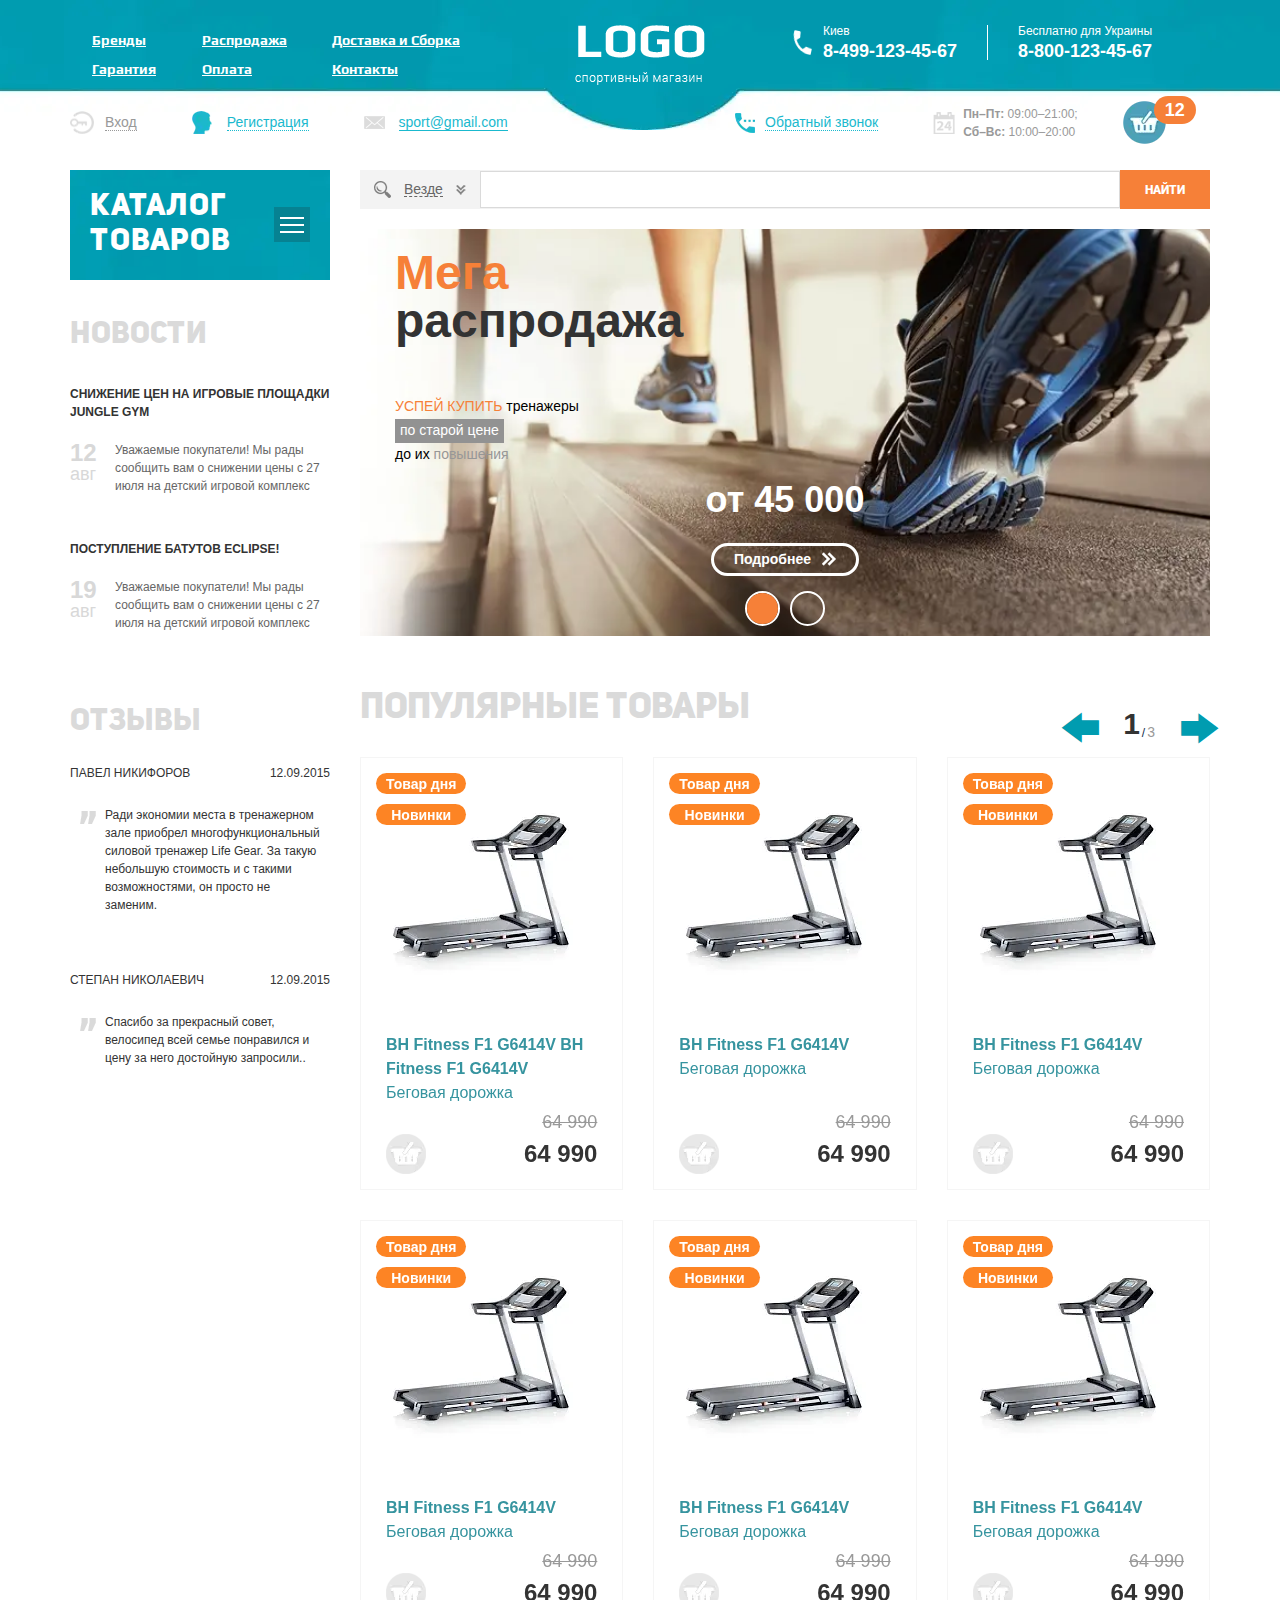
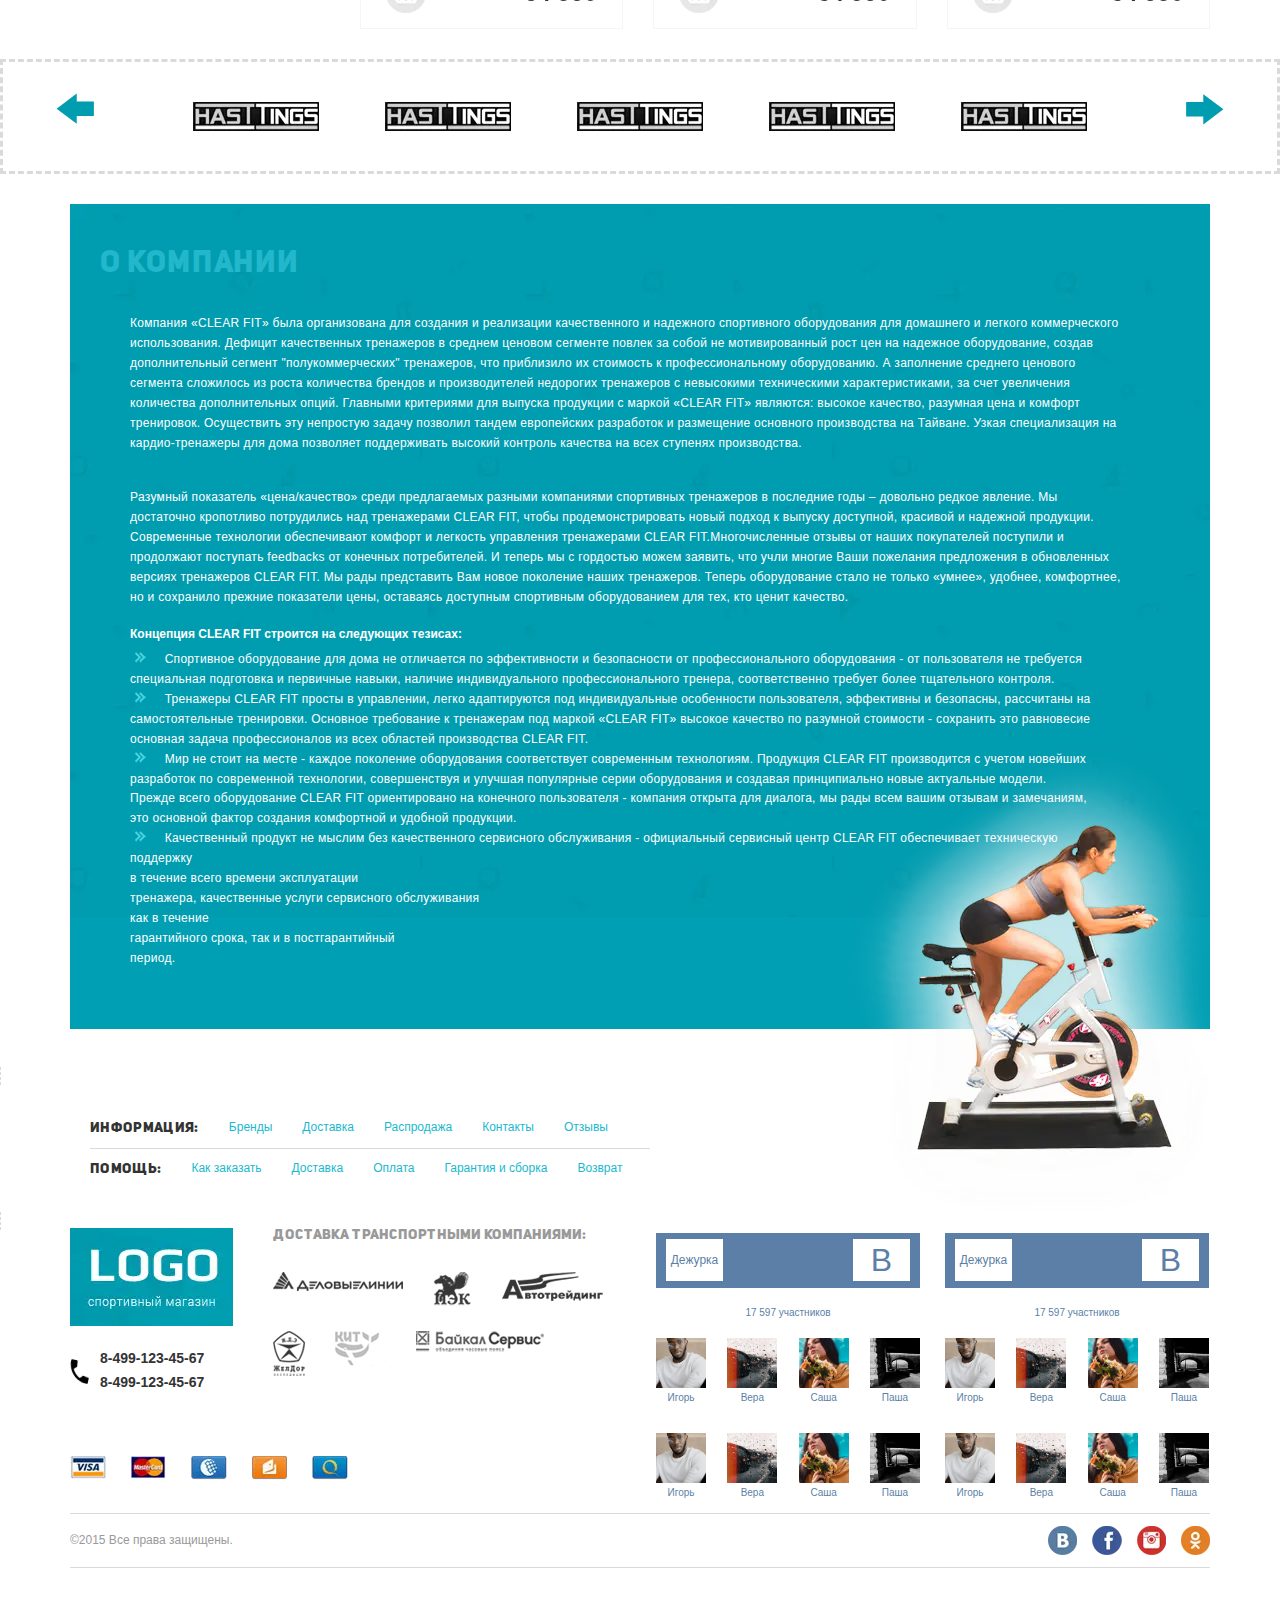
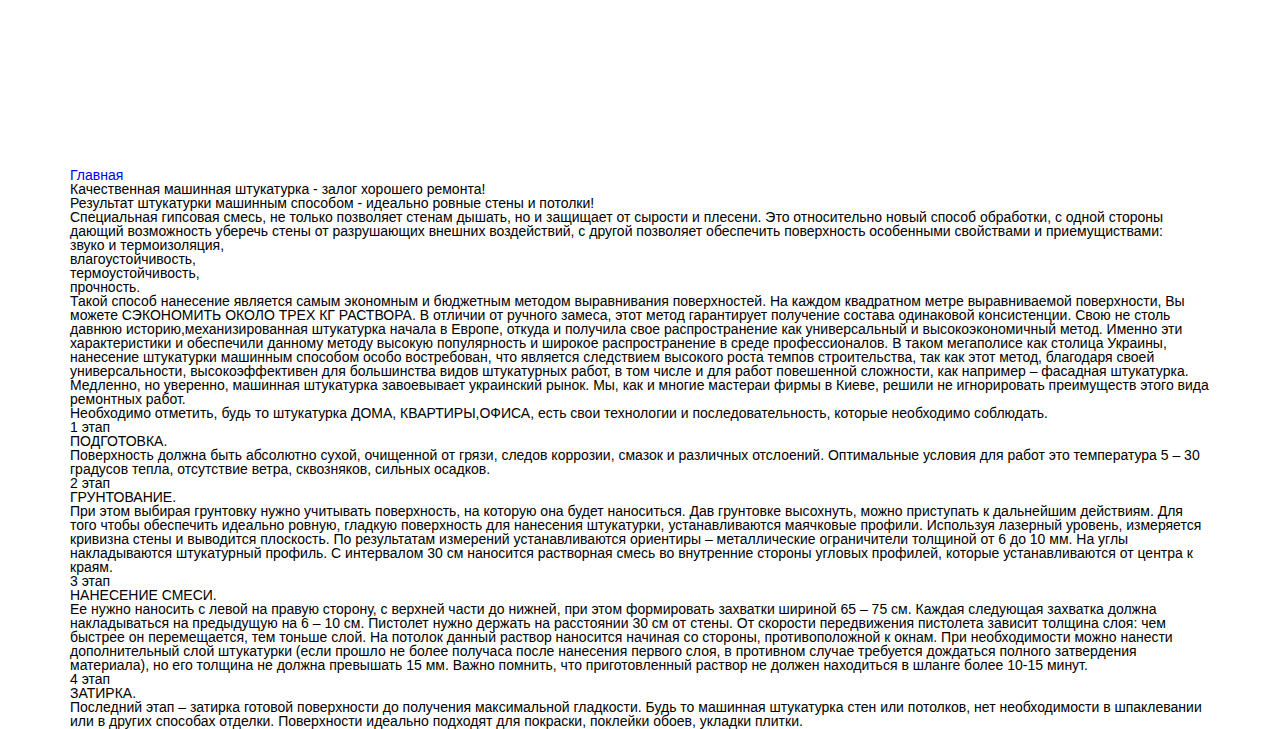
<file: index.html>
<!DOCTYPE html>
<html lang="ru">
 <head>
	<title>Главная</title>
	<meta charset="UTF-8">
	<meta name="format-detection" content="telephone=no">
	<link rel="stylesheet" href="css/style.min.css">
	<link rel="shortcut icon" href="favicon.ico">
	<!-- <meta name="robots" content="noindex, nofollow"> -->
	<!-- <meta name="viewport" content="width=device-width, initial-scale=1.0, maximum-scale=1.0, user-scalable=0"> -->
	<meta name="viewport" content="width=device-width, initial-scale=1.0">
</head>

<body>
	<div class="wrapper">
		<header class="header _lp">
	<div class="header__content _container">
		<div class="header__top top-header">
			<div class="top-header__column">
				<div class="top-header__menu menu">
					<div class="menu__icon icon-menu">
						<span></span>
						<span></span>
						<span></span>
					</div>
					<nav class="menu__body">
						<ul class="menu__list">
							<li><a href="catalog.html" class="menu__link">Бренды</a></li>
							<li><a href="product.html" class="menu__link">Распродажа</a></li>
							<li><a href="checkout.html" class="menu__link">Доставка и Сборка</a></li>
						</ul>
						<ul class="menu__list">
							<li><a href="" class="menu__link">Гарантия</a></li>
							<li><a href="" class="menu__link">Оплата</a></li>
							<li><a href="" class="menu__link">Контакты</a></li>
						</ul>
					</nav>
				</div>
			</div>
			<div class="top-header__column">
				<a href="" class="header__logo"><img src="img/header/logo.webp" alt=""></a>
			</div>
			<div class="top-header__column">
				<div class="top-header__contacts contacts-top">
					<div class="contacts-top__column">
						<div class="contacts-top__item contacts-top__item_icon">
							<div class="contacts-top__title">Киев</div>
							<a href="tel:84991234567" class="contacts-top__tel">8-499-123-45-67</a>
						</div>
					</div>
					<div class="contacts-top__column">
						<div class="contacts-top__item">
							<div class="contacts-top__title">Бесплатно для Украины</div>
							<a href="tel:88001234567" class="contacts-top__tel">8-800-123-45-67</a>
						</div>
					</div>
				</div>
			</div>
		</div>
		<div class="header__footer footer-header">
			<div class="footer-header__column">
				<ul data-da="menu__body,0,520" class="footer-header__motion motion-footer">
					<li><a href="" class="motion-footer__login"><span>Вход</span></a></li>
					<li><a href="" class="motion-footer__registry"><span>Регистрация</span></a></li>
					<li><a href="mailto:sport@gmail.com" class="motion-footer__mail"><span>sport@gmail.com</span></a></li>
				</ul>
			</div>
			<div class="footer-header__column">
				<div data-da="menu__body,2,520" class="footer-header__entry entry-footer">
					<div class="entry-footer__column">
						<a href="" class="entry-footer__telback"><span>Обратный звонок</span></a>
					</div>
					<div class="entry-footer__column">
						<div class="entry-footer__timing">
							<p><span>Пн–Пт:</span> 09:00–21:00;</p>
							<p><span>Сб–Вс:</span> 10:00–20:00</p>
						</div>
					</div>
					<div class="entry-footer__column">
						<a target="_blank" href="checkout.html" class="entry-footer__cart">
							<span>12</span>
						</a>
					</div>
				</div>
			</div>
		</div>
	</div>
</header>
		<main class="page">
			<div class="page__container _container">
				<aside class="page__side">
					<nav class="page__menu menu-page">
						<div class="menu-page__header">
							<a target="_blank" href="catalog.html">
								<div class="menu-page__title">Каталог товаров</div>
							</a>
							<div class="menu-page__burger">
								<div class="menu-page__box ">
									<span></span>
									<span></span>
									<span></span>
								</div>
							</div>
						</div>
						<div class="menu-page__body">
							<ul class="menu-page__list">
								<li class="menu-page__tab">
									<a href="" class="menu-page__link">Беговые дорожки</a>
									<div class="menu-page__submenu submenu-page">
										<div class="submenu-page__item">
											<ul class="submenu-page__menu">
												<li><a href="" class="submenu-page__link">Всепогодный</a></li>
												<li><a href="" class="submenu-page__link">Для помещений</a></li>
												<li><a href="" class="submenu-page__link">Профессиональный</a></li>
												<li><a href="" class="submenu-page__link">Любительский</a></li>
											</ul>
											<div class="submenu-page__product">
												<div class="item-product">
													<div class="item-product__title">
														<div class="item-product__subtitle">Товар дня</div>
														<div class="item-product__subtitle">Новинки</div>
													</div>
													<a href="" class="item-product__image">
														<picture><source srcset="img/image/01.webp" type="image/webp"><img src="img/image/01.jpg" alt=""></picture>
													</a>
													<div class="item-product__block">
														<a href="" class="item-product__text">
															Домашний теннисный стол Donic Indoor Roller 800 Green
														</a>
														<div class="item-product__footer">
															<div class="item-product__old-price">64 990</div>
															<a target="_blank" href="checkout.html" class="item-product__add"></a>
															<div class="item-product__price">64 990</div>
														</div>
													</div>
												</div>
											</div>
										</div>
									</div>
								</li>
								<li><a href="" class="menu-page__link">Эллиптические тренажеры</a></li>
								<li><a href="" class="menu-page__link">Велотренажеры</a></li>
								<li><a href="" class="menu-page__link">Гребные тренажеры</a></li>
								<li class="menu-page__tab">
									<a href="" class="menu-page__link">Вибромассажеры</a>
									<div class="menu-page__submenu submenu-page">
										<div class="submenu-page__item">
											<ul class="submenu-page__menu">
												<li><a href="" class="submenu-page__link">Всепогодный</a></li>
												<li><a href="" class="submenu-page__link">Для помещений</a></li>
												<li><a href="" class="submenu-page__link">Профессиональный</a></li>
												<li><a href="" class="submenu-page__link">Любительский</a></li>
											</ul>
											<div class="submenu-page__product">
												<div class="item-product">
													<div class="item-product__title">
														<div class="item-product__subtitle">Товар дня</div>
													</div>
													<a href="" class="item-product__image">
														<picture><source srcset="img/image/01.webp" type="image/webp"><img src="img/image/01.jpg" alt=""></picture>
													</a>
													<div class="item-product__block">
														<a href="" class="item-product__text">
															Домашний теннисный стол Donic Indoor Roller 800 Green
														</a>
														<div class="item-product__footer">
															<div class="item-product__old-price">64 990</div>
															<a target="_blank" href="checkout.html" class="item-product__add"></a>
															<div class="item-product__price">64 990</div>
														</div>
													</div>
												</div>
											</div>
										</div>
									</div>
								</li>
								<li><a href="" class="menu-page__link">Теннисные столы</a></li>
								<li><a href="" class="menu-page__link">Баскетбол</a></li>
								<li><a href="" class="menu-page__link">Массажные кресла</a></li>
								<li><a href="" class="menu-page__link">Массажные столы</a></li>
								<li><a href="" class="menu-page__link">Силовые тренажеры</a></li>
								<li class="menu-page__tab">
									<a href="" class="menu-page__link">Батуты</a>
									<div class="menu-page__submenu submenu-page">
										<div class="submenu-page__item">
											<ul class="submenu-page__menu">
												<li><a href="" class="submenu-page__link">Всепогодный</a></li>
												<li><a href="" class="submenu-page__link">Для помещений</a></li>
												<li><a href="" class="submenu-page__link">Профессиональный</a></li>
												<li><a href="" class="submenu-page__link">Любительский</a></li>
											</ul>
											<div class="submenu-page__product">
												<div class="item-product">
													<div class="item-product__title">
														<div class="item-product__subtitle">Товар дня</div>
														<div class="item-product__subtitle">Новинки</div>
													</div>
													<a href="" class="item-product__image">
														<picture><source srcset="img/image/01.webp" type="image/webp"><img src="img/image/01.jpg" alt=""></picture>
													</a>
													<div class="item-product__block">
														<a href="" class="item-product__text">
															Домашний теннисный стол Donic Indoor Roller 800 Green
														</a>
														<div class="item-product__footer">
															<div class="item-product__old-price">64 990</div>
															<a target="_blank" href="checkout.html" class="item-product__add"></a>
															<div class="item-product__price">64 990</div>
														</div>
													</div>
												</div>
											</div>
										</div>
									</div>
								</li>
								<li class="menu-page__tab">
									<a href="" class="menu-page__link">Детские городки</a>
									<div class="menu-page__submenu submenu-page">
										<div class="submenu-page__item">
											<ul class="submenu-page__menu">
												<li><a href="" class="submenu-page__link">Всепогодный</a></li>
												<li><a href="" class="submenu-page__link">Для помещений</a></li>
												<li><a href="" class="submenu-page__link">Профессиональный</a></li>
												<li><a href="" class="submenu-page__link">Любительский</a></li>
											</ul>
											<div class="submenu-page__product">
												<div class="item-product">
													<div class="item-product__title">
														<div class="item-product__subtitle">Товар дня</div>
													</div>
													<a href="" class="item-product__image">
														<picture><source srcset="img/image/01.webp" type="image/webp"><img src="img/image/01.jpg" alt=""></picture>
													</a>
													<div class="item-product__block">
														<a href="" class="item-product__text">
															Домашний теннисный стол Donic Indoor Roller 800 Green
														</a>
														<div class="item-product__footer">
															<div class="item-product__old-price">64 990</div>
															<a target="_blank" href="checkout.html" class="item-product__add"></a>
															<div class="item-product__price">64 990</div>
														</div>
													</div>
												</div>
											</div>
										</div>
									</div>
								</li>
								<li><a href="" class="menu-page__link">Дачная мебель</a></li>
								<li><a href="" class="menu-page__link">Уличные спортивные комплексы</a></li>
								<li><a href="" class="menu-page__link">Аксессуары</a></li>
							</ul>
						</div>
					</nav>
					<div class="page__widget-news widget-news">
						<a href="" class="widget-news__heading heading-widget">Новости</a>
						<div class="widget-news__items">
							<div class="widget-news__item">
								<a href="" class="widget-news__title">Снижение цен на игровые площадки Jungle Gym</a>
								<div class="widget-news__body">
									<div class="widget-news__data"><span>12</span>авг</div>
									<div class="widget-news__text">
										Уважаемые покупатели!
										Мы рады сообщить вам о снижении
										цены с 27 июля на детский игровой
										комплекс
									</div>
								</div>
							</div>
							<div class="widget-news__item">
								<a href="" class="widget-news__title">Поступление батутов Eclipse!</a>
								<div class="widget-news__body">
									<div class="widget-news__data"><span>19</span>авг</div>
									<div class="widget-news__text">
										Уважаемые покупатели!
										Мы рады сообщить вам о снижении
										цены с 27 июля на детский игровой
										комплекс
									</div>
								</div>
							</div>
						</div>
					</div>
					<div class="page__widget-recall widget-recall">
						<a href="" class="widget-recall__heading heading-widget">Отзывы</a>
						<div class="widget-recall__items">
							<a href="" class="widget-recall__item">
								<div class="widget-recall__header">
									<div class="widget-recall__name">Павел Никифоров</div>
									<div class="widget-recall__data">12.09.2015</div>
								</div>
								<div class="widget-recall__text">
									Ради экономии места в тренажерном
									зале приобрел многофункциональный
									силовой тренажер Life Gear. За такую
									небольшую стоимость и с такими
									возможностями, он просто не
									заменим.
								</div>
							</a>
							<a href="" class="widget-recall__item">
								<div class="widget-recall__header">
									<div class="widget-recall__name">Степан Николаевич</div>
									<div class="widget-recall__data">12.09.2015</div>
								</div>
								<div class="widget-recall__text">
									Спасибо за прекрасный совет,
									велосипед всей семье понравился
									и цену за него достойную запросили..
								</div>
							</a>
						</div>
					</div>
				</aside>
				<section class="page__body">
					<form action="#" class="page__scan scan-page">
						<div class="scan-page__elect">
							<div class="scan-page__title"><span>Везде</span><span data-text="Выбрано:"
									class="scan-page__amount"></span>
							</div>
							<div class="scan-page__class class-scan">
								<div class="class-scan__row">
									<div class="class-scan__column">
										<ul class="class-scan__list">
											<li>
												<label class="class-scan__checkbox checkbox">
													<input data-error="Ошибка" class="checkbox__input" type="checkbox" value="1"
														name="form[]">
													<span class="checkbox__text"><span>Беговые дорожки</span></span>
												</label>
											</li>
											<li>
												<label class="class-scan__checkbox checkbox">
													<input data-error="Ошибка" class="checkbox__input" type="checkbox" value="1"
														name="form[]">
													<span class="checkbox__text"><span>Эллиптические тренажеры</span></span>
												</label>
											</li>
											<li>
												<label class="class-scan__checkbox checkbox">
													<input data-error="Ошибка" class="checkbox__input" type="checkbox" value="1"
														name="form[]">
													<span class="checkbox__text"><span>Велотренажеры</span></span>
												</label>
											</li>
											<li>
												<label class="class-scan__checkbox checkbox">
													<input data-error="Ошибка" class="checkbox__input" type="checkbox" value="1"
														name="form[]">
													<span class="checkbox__text"><span>Гребные тренажеры</span></span>
												</label>
											</li>
											<li>
												<label class="class-scan__checkbox checkbox">
													<input data-error="Ошибка" class="checkbox__input" type="checkbox" value="1"
														name="form[]">
													<span class="checkbox__text"><span>Вибромассажеры</span></span>
												</label>
											</li>
										</ul>
									</div>
									<div class="class-scan__column">
										<ul class="class-scan__list">
											<li>
												<label class="class-scan__checkbox checkbox">
													<input data-error="Ошибка" class="checkbox__input" type="checkbox" value="1"
														name="form[]">
													<span class="checkbox__text"><span>Теннисные столы</span></span>
												</label>
											</li>
											<li>
												<label class="class-scan__checkbox checkbox">
													<input data-error="Ошибка" class="checkbox__input" type="checkbox" value="1"
														name="form[]">
													<span class="checkbox__text"><span>Баскетбольные щиты и стойки</span></span>
												</label>
											</li>
											<li>
												<label class="class-scan__checkbox checkbox">
													<input data-error="Ошибка" class="checkbox__input" type="checkbox" value="1"
														name="form[]">
													<span class="checkbox__text"><span>Массажные кресла</span></span>
												</label>
											</li>
											<li>
												<label class="class-scan__checkbox checkbox">
													<input data-error="Ошибка" class="checkbox__input" type="checkbox" value="1"
														name="form[]">
													<span class="checkbox__text"><span>Массажные столы</span></span>
												</label>
											</li>
											<li>
												<label class="class-scan__checkbox checkbox">
													<input data-error="Ошибка" class="checkbox__input" type="checkbox" value="1"
														name="form[]">
													<span class="checkbox__text"><span>Силовые тренажеры</span></span>
												</label>
											</li>
										</ul>
									</div>
									<div class="class-scan__column">
										<ul class="class-scan__list">
											<li>
												<label class="class-scan__checkbox checkbox">
													<input data-error="Ошибка" class="checkbox__input" type="checkbox" value="1"
														name="form[]">
													<span class="checkbox__text"><span>Батуты</span></span>
												</label>
											</li>
											<li>
												<label class="class-scan__checkbox checkbox">
													<input data-error="Ошибка" class="checkbox__input" type="checkbox" value="1"
														name="form[]">
													<span class="checkbox__text"><span>Детские городки</span></span>
												</label>
											</li>
											<li>
												<label class="class-scan__checkbox checkbox">
													<input data-error="Ошибка" class="checkbox__input" type="checkbox" value="1"
														name="form[]">
													<span class="checkbox__text"><span>Дачная мебель</span></span>
												</label>
											</li>
											<li>
												<label class="class-scan__checkbox checkbox">
													<input data-error="Ошибка" class="checkbox__input" type="checkbox" value="1"
														name="form[]">
													<span class="checkbox__text"><span>Уличные спортивные комплексы</span></span>
												</label>
											</li>
											<li>
												<label class="class-scan__checkbox checkbox">
													<input data-error="Ошибка" class="checkbox__input" type="checkbox" value="1"
														name="form[]">
													<span class="checkbox__text"><span>Аксессуары</span></span>
												</label>
											</li>
										</ul>
									</div>
								</div>
							</div>
						</div>
						<div class="scan-page__input">
							<input autocomplete="off" type="text" name="form[]" data-error="Ошибка" data-value=""
								class="input">
						</div>
						<button type="submit" class="scan-page__btn btn">Найти</button>
					</form>
					<div class="page__swiper swiper">
						<div class="swiper__slider _swiper">
							<div class="swiper__slide">
								<div class="swiper__body body-swiper">
									<div class="body-swiper__title">
										<span>Мега</span> распродажа
									</div>
									<div class="body-swiper__text text-swiper"><span class="text-swiper__text-1">Успей купить
										</span>тренажеры <br><span class="text-swiper__text-2">по старой цене</span><br> до их
										<span class="text-swiper__text-3">повышения</span>
									</div>
									<div class="body-swiper__bottom">
										<div class="body-swiper__price">от 45 000 </div>
										<a href="" class="body-swiper__button"><span>Подробнее</span></a>
									</div>
								</div>
								<div class="swiper__image _ibg"><picture><source srcset="img/swiper/01.webp" type="image/webp"><img src="img/swiper/01.jpg" alt=""></picture></div>

							</div>
							<div class="swiper__slide">
								<div class="swiper__body body-swiper">
									<div class="body-swiper__title">
										<span>Мега</span> распродажа
									</div>
									<div class="body-swiper__text text-swiper"><span class="text-swiper__text-1">Успей купить
										</span>тренажеры <br><span class="text-swiper__text-2">по старой цене</span><br> до их
										<span class="text-swiper__text-3">повышения</span>
									</div>
									<div class="body-swiper__bottom">
										<div class="body-swiper__price">от 45 000 </div>
										<a href="" class="body-swiper__button"><span>Подробнее</span></a>
									</div>
								</div>
								<div class="swiper__image _ibg"><picture><source srcset="img/swiper/01.webp" type="image/webp"><img src="img/swiper/01.jpg" alt=""></picture></div>

							</div>
						</div>
						<div class="swiper__dotts"></div>
					</div>
					<div class="page__goods goods-slider">
						<div class="goods-slider__top">
							<a target="_blank" href="product.html" class="goods-slider__heading">Популярные товары</a>
							<div class="goods-slider__navigation _navigation">
								<div class="goods-slider__arrow goods-slider__arrow_prev _icon-arrow _arrow _arrow-prev"></div>
								<div class="goods-slider__fraction _fraction">
								</div>
								<div class="goods-slider__arrow goods-slider__arrow_next _icon-arrow _arrow _arrow-next"></div>
							</div>
						</div>
						<div class="goods-slider__box _swiper">
							<div class="goods-slider__slide">
								<div class="goods-slider__items items-goods">
									<div class="items-goods__column">
										<div class="item-product">
											<div class="item-product__title">
												<div class="item-product__subtitle">Товар дня</div>
												<div class="item-product__subtitle">Новинки</div>
											</div>
											<a href="" class="item-product__image">
												<picture><source srcset="img/image/02.webp" type="image/webp"><img src="img/image/02.jpg" alt=""></picture>
											</a>
											<div class="item-product__block">
												<a href="" class="item-product__text">
													<span>BH Fitness F1 G6414V BH Fitness F1 G6414V</span> Беговая дорожка
												</a>
												<div class="item-product__footer">
													<div class="item-product__old-price">64 990</div>
													<a href="" class="item-product__add"></a>
													<div class="item-product__price">64 990</div>
												</div>
											</div>
											<div class="item-product__aside aside-product">
												<div class="aside-product__title">
													<span>BH Fitness F1 G6414V</span> Беговая дорожка
												</div>
												<div class="aside-product__specification specification-aside">
													<div class="specification-aside__item">
														<div class="specification-aside__title">Тип беговой дорожки:</div>
														<div class="specification-aside__subtitle">Электрическая</div>
													</div>
													<div class="specification-aside__item">
														<div class="specification-aside__title">Скорость движения (км/ч):</div>
														<div class="specification-aside__subtitle">22</div>
													</div>
													<div class="specification-aside__item">
														<div class="specification-aside__title">Складывание:</div>
														<div class="specification-aside__subtitle">Есть</div>
													</div>
												</div>

												<a target="_blank" href="checkout.html" class="aside-product__cart"></a>
												<div class="aside-product__footer">
													<div class="aside-product__old-price">64 990</div>
													<div class="aside-product__stock">в наличии</div>
													<div class="aside-product__price">64 990</div>
												</div>
											</div>
										</div>
									</div>
									<div class="items-goods__column">
										<div class="item-product">
											<div class="item-product__title">
												<div class="item-product__subtitle">Товар дня</div>
												<div class="item-product__subtitle">Новинки</div>
											</div>
											<a href="" class="item-product__image">
												<picture><source srcset="img/image/02.webp" type="image/webp"><img src="img/image/02.jpg" alt=""></picture>
											</a>
											<div class="item-product__block">
												<a href="" class="item-product__text">
													<span>BH Fitness F1 G6414V</span> Беговая дорожка
												</a>
												<div class="item-product__footer">
													<div class="item-product__old-price">64 990</div>
													<a href="" class="item-product__add"></a>
													<div class="item-product__price">64 990</div>
												</div>
											</div>
											<div class="item-product__aside aside-product">
												<div class="aside-product__title">
													<span>BH Fitness F1 G6414V</span> Беговая дорожка
												</div>
												<div class="aside-product__specification specification-aside">
													<div class="specification-aside__item">
														<div class="specification-aside__title">Тип беговой дорожки:</div>
														<div class="specification-aside__subtitle">Электрическая</div>
													</div>
													<div class="specification-aside__item">
														<div class="specification-aside__title">Скорость движения (км/ч):</div>
														<div class="specification-aside__subtitle">22</div>
													</div>
													<div class="specification-aside__item">
														<div class="specification-aside__title">Складывание:</div>
														<div class="specification-aside__subtitle">Есть</div>
													</div>
												</div>

												<a target="_blank" href="checkout.html" class="aside-product__cart"></a>
												<div class="aside-product__footer">
													<div class="aside-product__old-price">64 990</div>
													<div class="aside-product__stock">в наличии</div>
													<div class="aside-product__price">64 990</div>
												</div>
											</div>
										</div>
									</div>
									<div class="items-goods__column">
										<div class="item-product">
											<div class="item-product__title">
												<div class="item-product__subtitle">Товар дня</div>
												<div class="item-product__subtitle">Новинки</div>
											</div>
											<a href="" class="item-product__image">
												<picture><source srcset="img/image/02.webp" type="image/webp"><img src="img/image/02.jpg" alt=""></picture>
											</a>
											<div class="item-product__block">
												<a href="" class="item-product__text">
													<span>BH Fitness F1 G6414V</span> Беговая дорожка
												</a>
												<div class="item-product__footer">
													<div class="item-product__old-price">64 990</div>
													<a href="" class="item-product__add"></a>
													<div class="item-product__price">64 990</div>
												</div>
											</div>
											<div class="item-product__aside aside-product">
												<div class="aside-product__title">
													<span>BH Fitness F1 G6414V</span> Беговая дорожка
												</div>
												<div class="aside-product__specification specification-aside">
													<div class="specification-aside__item">
														<div class="specification-aside__title">Тип беговой дорожки:</div>
														<div class="specification-aside__subtitle">Электрическая</div>
													</div>
													<div class="specification-aside__item">
														<div class="specification-aside__title">Скорость движения (км/ч):</div>
														<div class="specification-aside__subtitle">22</div>
													</div>
													<div class="specification-aside__item">
														<div class="specification-aside__title">Складывание:</div>
														<div class="specification-aside__subtitle">Есть</div>
													</div>
												</div>

												<a target="_blank" href="checkout.html" class="aside-product__cart"></a>
												<div class="aside-product__footer">
													<div class="aside-product__old-price">64 990</div>
													<div class="aside-product__stock">в наличии</div>
													<div class="aside-product__price">64 990</div>
												</div>
											</div>
										</div>
									</div>
									<div class="items-goods__column">
										<div class="item-product">
											<div class="item-product__title">
												<div class="item-product__subtitle">Товар дня</div>
												<div class="item-product__subtitle">Новинки</div>
											</div>
											<a href="" class="item-product__image">
												<picture><source srcset="img/image/02.webp" type="image/webp"><img src="img/image/02.jpg" alt=""></picture>
											</a>
											<div class="item-product__block">
												<a href="" class="item-product__text">
													<span>BH Fitness F1 G6414V</span> Беговая дорожка
												</a>
												<div class="item-product__footer">
													<div class="item-product__old-price">64 990</div>
													<a href="" class="item-product__add"></a>
													<div class="item-product__price">64 990</div>
												</div>
											</div>
											<div class="item-product__aside aside-product">
												<div class="aside-product__title">
													<span>BH Fitness F1 G6414V</span> Беговая дорожка
												</div>
												<div class="aside-product__specification specification-aside">
													<div class="specification-aside__item">
														<div class="specification-aside__title">Тип беговой дорожки:</div>
														<div class="specification-aside__subtitle">Электрическая</div>
													</div>
													<div class="specification-aside__item">
														<div class="specification-aside__title">Скорость движения (км/ч):</div>
														<div class="specification-aside__subtitle">22</div>
													</div>
													<div class="specification-aside__item">
														<div class="specification-aside__title">Складывание:</div>
														<div class="specification-aside__subtitle">Есть</div>
													</div>
												</div>

												<a target="_blank" href="checkout.html" class="aside-product__cart"></a>
												<div class="aside-product__footer">
													<div class="aside-product__old-price">64 990</div>
													<div class="aside-product__stock">в наличии</div>
													<div class="aside-product__price">64 990</div>
												</div>
											</div>
										</div>
									</div>
									<div class="items-goods__column">
										<div class="item-product">
											<div class="item-product__title">
												<div class="item-product__subtitle">Товар дня</div>
												<div class="item-product__subtitle">Новинки</div>
											</div>
											<a href="" class="item-product__image">
												<picture><source srcset="img/image/02.webp" type="image/webp"><img src="img/image/02.jpg" alt=""></picture>
											</a>
											<div class="item-product__block">
												<a href="" class="item-product__text">
													<span>BH Fitness F1 G6414V</span> Беговая дорожка
												</a>
												<div class="item-product__footer">
													<div class="item-product__old-price">64 990</div>
													<a href="" class="item-product__add"></a>
													<div class="item-product__price">64 990</div>
												</div>
											</div>
											<div class="item-product__aside aside-product">
												<div class="aside-product__title">
													<span>BH Fitness F1 G6414V</span> Беговая дорожка
												</div>
												<div class="aside-product__specification specification-aside">
													<div class="specification-aside__item">
														<div class="specification-aside__title">Тип беговой дорожки:</div>
														<div class="specification-aside__subtitle">Электрическая</div>
													</div>
													<div class="specification-aside__item">
														<div class="specification-aside__title">Скорость движения (км/ч):</div>
														<div class="specification-aside__subtitle">22</div>
													</div>
													<div class="specification-aside__item">
														<div class="specification-aside__title">Складывание:</div>
														<div class="specification-aside__subtitle">Есть</div>
													</div>
												</div>

												<a target="_blank" href="checkout.html" class="aside-product__cart"></a>
												<div class="aside-product__footer">
													<div class="aside-product__old-price">64 990</div>
													<div class="aside-product__stock">в наличии</div>
													<div class="aside-product__price">64 990</div>
												</div>
											</div>
										</div>
									</div>
									<div class="items-goods__column">
										<div class="item-product">
											<div class="item-product__title">
												<div class="item-product__subtitle">Товар дня</div>
												<div class="item-product__subtitle">Новинки</div>
											</div>
											<a href="" class="item-product__image">
												<picture><source srcset="img/image/02.webp" type="image/webp"><img src="img/image/02.jpg" alt=""></picture>
											</a>
											<div class="item-product__block">
												<a href="" class="item-product__text">
													<span>BH Fitness F1 G6414V</span> Беговая дорожка
												</a>
												<div class="item-product__footer">
													<div class="item-product__old-price">64 990</div>
													<a href="" class="item-product__add"></a>
													<div class="item-product__price">64 990</div>
												</div>
											</div>
											<div class="item-product__aside aside-product">
												<div class="aside-product__title">
													<span>BH Fitness F1 G6414V</span> Беговая дорожка
												</div>
												<div class="aside-product__specification specification-aside">
													<div class="specification-aside__item">
														<div class="specification-aside__title">Тип беговой дорожки:</div>
														<div class="specification-aside__subtitle">Электрическая</div>
													</div>
													<div class="specification-aside__item">
														<div class="specification-aside__title">Скорость движения (км/ч):</div>
														<div class="specification-aside__subtitle">22</div>
													</div>
													<div class="specification-aside__item">
														<div class="specification-aside__title">Складывание:</div>
														<div class="specification-aside__subtitle">Есть</div>
													</div>
												</div>

												<a target="_blank" href="checkout.html" class="aside-product__cart"></a>
												<div class="aside-product__footer">
													<div class="aside-product__old-price">64 990</div>
													<div class="aside-product__stock">в наличии</div>
													<div class="aside-product__price">64 990</div>
												</div>
											</div>
										</div>
									</div>

								</div>
							</div>
							<div class="goods-slider__slide">
								<div class="goods-slider__items items-goods">
									<div class="items-goods__column">
										<div class="item-product">
											<div class="item-product__title">
												<div class="item-product__subtitle">Товар дня</div>
												<div class="item-product__subtitle">Новинки</div>
											</div>
											<a href="" class="item-product__image">
												<picture><source srcset="img/image/02.webp" type="image/webp"><img src="img/image/02.jpg" alt=""></picture>
											</a>
											<div class="item-product__block">
												<a href="" class="item-product__text">
													<span>BH Fitness F1 G6414V BH Fitness F1 G6414V</span> Беговая дорожка
												</a>
												<div class="item-product__footer">
													<div class="item-product__old-price">64 990</div>
													<a href="" class="item-product__add"></a>
													<div class="item-product__price">64 990</div>
												</div>
											</div>
											<div class="item-product__aside aside-product">
												<div class="aside-product__title">
													<span>BH Fitness F1 G6414V</span> Беговая дорожка
												</div>
												<div class="aside-product__specification specification-aside">
													<div class="specification-aside__item">
														<div class="specification-aside__title">Тип беговой дорожки:</div>
														<div class="specification-aside__subtitle">Электрическая</div>
													</div>
													<div class="specification-aside__item">
														<div class="specification-aside__title">Скорость движения (км/ч):</div>
														<div class="specification-aside__subtitle">22</div>
													</div>
													<div class="specification-aside__item">
														<div class="specification-aside__title">Складывание:</div>
														<div class="specification-aside__subtitle">Есть</div>
													</div>
												</div>

												<a target="_blank" href="checkout.html" class="aside-product__cart"></a>
												<div class="aside-product__footer">
													<div class="aside-product__old-price">64 990</div>
													<div class="aside-product__stock">в наличии</div>
													<div class="aside-product__price">64 990</div>
												</div>
											</div>
										</div>
									</div>
									<div class="items-goods__column">
										<div class="item-product">
											<div class="item-product__title">
												<div class="item-product__subtitle">Товар дня</div>
												<div class="item-product__subtitle">Новинки</div>
											</div>
											<a href="" class="item-product__image">
												<picture><source srcset="img/image/02.webp" type="image/webp"><img src="img/image/02.jpg" alt=""></picture>
											</a>
											<div class="item-product__block">
												<a href="" class="item-product__text">
													<span>BH Fitness F1 G6414V</span> Беговая дорожка
												</a>
												<div class="item-product__footer">
													<div class="item-product__old-price">64 990</div>
													<a href="" class="item-product__add"></a>
													<div class="item-product__price">64 990</div>
												</div>
											</div>
											<div class="item-product__aside aside-product">
												<div class="aside-product__title">
													<span>BH Fitness F1 G6414V</span> Беговая дорожка
												</div>
												<div class="aside-product__specification specification-aside">
													<div class="specification-aside__item">
														<div class="specification-aside__title">Тип беговой дорожки:</div>
														<div class="specification-aside__subtitle">Электрическая</div>
													</div>
													<div class="specification-aside__item">
														<div class="specification-aside__title">Скорость движения (км/ч):</div>
														<div class="specification-aside__subtitle">22</div>
													</div>
													<div class="specification-aside__item">
														<div class="specification-aside__title">Складывание:</div>
														<div class="specification-aside__subtitle">Есть</div>
													</div>
												</div>

												<a target="_blank" href="checkout.html" class="aside-product__cart"></a>
												<div class="aside-product__footer">
													<div class="aside-product__old-price">64 990</div>
													<div class="aside-product__stock">в наличии</div>
													<div class="aside-product__price">64 990</div>
												</div>
											</div>
										</div>
									</div>
									<div class="items-goods__column">
										<div class="item-product">
											<div class="item-product__title">
												<div class="item-product__subtitle">Товар дня</div>
												<div class="item-product__subtitle">Новинки</div>
											</div>
											<a href="" class="item-product__image">
												<picture><source srcset="img/image/02.webp" type="image/webp"><img src="img/image/02.jpg" alt=""></picture>
											</a>
											<div class="item-product__block">
												<a href="" class="item-product__text">
													<span>BH Fitness F1 G6414V</span> Беговая дорожка
												</a>
												<div class="item-product__footer">
													<div class="item-product__old-price">64 990</div>
													<a href="" class="item-product__add"></a>
													<div class="item-product__price">64 990</div>
												</div>
											</div>
											<div class="item-product__aside aside-product">
												<div class="aside-product__title">
													<span>BH Fitness F1 G6414V</span> Беговая дорожка
												</div>
												<div class="aside-product__specification specification-aside">
													<div class="specification-aside__item">
														<div class="specification-aside__title">Тип беговой дорожки:</div>
														<div class="specification-aside__subtitle">Электрическая</div>
													</div>
													<div class="specification-aside__item">
														<div class="specification-aside__title">Скорость движения (км/ч):</div>
														<div class="specification-aside__subtitle">22</div>
													</div>
													<div class="specification-aside__item">
														<div class="specification-aside__title">Складывание:</div>
														<div class="specification-aside__subtitle">Есть</div>
													</div>
												</div>

												<a target="_blank" href="checkout.html" class="aside-product__cart"></a>
												<div class="aside-product__footer">
													<div class="aside-product__old-price">64 990</div>
													<div class="aside-product__stock">в наличии</div>
													<div class="aside-product__price">64 990</div>
												</div>
											</div>
										</div>
									</div>
									<div class="items-goods__column">
										<div class="item-product">
											<div class="item-product__title">
												<div class="item-product__subtitle">Товар дня</div>
												<div class="item-product__subtitle">Новинки</div>
											</div>
											<a href="" class="item-product__image">
												<picture><source srcset="img/image/02.webp" type="image/webp"><img src="img/image/02.jpg" alt=""></picture>
											</a>
											<div class="item-product__block">
												<a href="" class="item-product__text">
													<span>BH Fitness F1 G6414V</span> Беговая дорожка
												</a>
												<div class="item-product__footer">
													<div class="item-product__old-price">64 990</div>
													<a href="" class="item-product__add"></a>
													<div class="item-product__price">64 990</div>
												</div>
											</div>
											<div class="item-product__aside aside-product">
												<div class="aside-product__title">
													<span>BH Fitness F1 G6414V</span> Беговая дорожка
												</div>
												<div class="aside-product__specification specification-aside">
													<div class="specification-aside__item">
														<div class="specification-aside__title">Тип беговой дорожки:</div>
														<div class="specification-aside__subtitle">Электрическая</div>
													</div>
													<div class="specification-aside__item">
														<div class="specification-aside__title">Скорость движения (км/ч):</div>
														<div class="specification-aside__subtitle">22</div>
													</div>
													<div class="specification-aside__item">
														<div class="specification-aside__title">Складывание:</div>
														<div class="specification-aside__subtitle">Есть</div>
													</div>
												</div>

												<a target="_blank" href="checkout.html" class="aside-product__cart"></a>
												<div class="aside-product__footer">
													<div class="aside-product__old-price">64 990</div>
													<div class="aside-product__stock">в наличии</div>
													<div class="aside-product__price">64 990</div>
												</div>
											</div>
										</div>
									</div>
									<div class="items-goods__column">
										<div class="item-product">
											<div class="item-product__title">
												<div class="item-product__subtitle">Товар дня</div>
												<div class="item-product__subtitle">Новинки</div>
											</div>
											<a href="" class="item-product__image">
												<picture><source srcset="img/image/02.webp" type="image/webp"><img src="img/image/02.jpg" alt=""></picture>
											</a>
											<div class="item-product__block">
												<a href="" class="item-product__text">
													<span>BH Fitness F1 G6414V</span> Беговая дорожка
												</a>
												<div class="item-product__footer">
													<div class="item-product__old-price">64 990</div>
													<a href="" class="item-product__add"></a>
													<div class="item-product__price">64 990</div>
												</div>
											</div>
											<div class="item-product__aside aside-product">
												<div class="aside-product__title">
													<span>BH Fitness F1 G6414V</span> Беговая дорожка
												</div>
												<div class="aside-product__specification specification-aside">
													<div class="specification-aside__item">
														<div class="specification-aside__title">Тип беговой дорожки:</div>
														<div class="specification-aside__subtitle">Электрическая</div>
													</div>
													<div class="specification-aside__item">
														<div class="specification-aside__title">Скорость движения (км/ч):</div>
														<div class="specification-aside__subtitle">22</div>
													</div>
													<div class="specification-aside__item">
														<div class="specification-aside__title">Складывание:</div>
														<div class="specification-aside__subtitle">Есть</div>
													</div>
												</div>

												<a target="_blank" href="checkout.html" class="aside-product__cart"></a>
												<div class="aside-product__footer">
													<div class="aside-product__old-price">64 990</div>
													<div class="aside-product__stock">в наличии</div>
													<div class="aside-product__price">64 990</div>
												</div>
											</div>
										</div>
									</div>
									<div class="items-goods__column">
										<div class="item-product">
											<div class="item-product__title">
												<div class="item-product__subtitle">Товар дня</div>
												<div class="item-product__subtitle">Новинки</div>
											</div>
											<a href="" class="item-product__image">
												<picture><source srcset="img/image/02.webp" type="image/webp"><img src="img/image/02.jpg" alt=""></picture>
											</a>
											<div class="item-product__block">
												<a href="" class="item-product__text">
													<span>BH Fitness F1 G6414V</span> Беговая дорожка
												</a>
												<div class="item-product__footer">
													<div class="item-product__old-price">64 990</div>
													<a href="" class="item-product__add"></a>
													<div class="item-product__price">64 990</div>
												</div>
											</div>
											<div class="item-product__aside aside-product">
												<div class="aside-product__title">
													<span>BH Fitness F1 G6414V</span> Беговая дорожка
												</div>
												<div class="aside-product__specification specification-aside">
													<div class="specification-aside__item">
														<div class="specification-aside__title">Тип беговой дорожки:</div>
														<div class="specification-aside__subtitle">Электрическая</div>
													</div>
													<div class="specification-aside__item">
														<div class="specification-aside__title">Скорость движения (км/ч):</div>
														<div class="specification-aside__subtitle">22</div>
													</div>
													<div class="specification-aside__item">
														<div class="specification-aside__title">Складывание:</div>
														<div class="specification-aside__subtitle">Есть</div>
													</div>
												</div>

												<a target="_blank" href="checkout.html" class="aside-product__cart"></a>
												<div class="aside-product__footer">
													<div class="aside-product__old-price">64 990</div>
													<div class="aside-product__stock">в наличии</div>
													<div class="aside-product__price">64 990</div>
												</div>
											</div>
										</div>
									</div>

								</div>
							</div>
							<div class="goods-slider__slide">
								<div class="goods-slider__items items-goods">
									<div class="items-goods__column">
										<div class="item-product">
											<div class="item-product__title">
												<div class="item-product__subtitle">Товар дня</div>
												<div class="item-product__subtitle">Новинки</div>
											</div>
											<a href="" class="item-product__image">
												<picture><source srcset="img/image/02.webp" type="image/webp"><img src="img/image/02.jpg" alt=""></picture>
											</a>
											<div class="item-product__block">
												<a href="" class="item-product__text">
													<span>BH Fitness F1 G6414V BH Fitness F1 G6414V</span> Беговая дорожка
												</a>
												<div class="item-product__footer">
													<div class="item-product__old-price">64 990</div>
													<a href="" class="item-product__add"></a>
													<div class="item-product__price">64 990</div>
												</div>
											</div>
											<div class="item-product__aside aside-product">
												<div class="aside-product__title">
													<span>BH Fitness F1 G6414V</span> Беговая дорожка
												</div>
												<div class="aside-product__specification specification-aside">
													<div class="specification-aside__item">
														<div class="specification-aside__title">Тип беговой дорожки:</div>
														<div class="specification-aside__subtitle">Электрическая</div>
													</div>
													<div class="specification-aside__item">
														<div class="specification-aside__title">Скорость движения (км/ч):</div>
														<div class="specification-aside__subtitle">22</div>
													</div>
													<div class="specification-aside__item">
														<div class="specification-aside__title">Складывание:</div>
														<div class="specification-aside__subtitle">Есть</div>
													</div>
												</div>

												<a target="_blank" href="checkout.html" class="aside-product__cart"></a>
												<div class="aside-product__footer">
													<div class="aside-product__old-price">64 990</div>
													<div class="aside-product__stock">в наличии</div>
													<div class="aside-product__price">64 990</div>
												</div>
											</div>
										</div>
									</div>
									<div class="items-goods__column">
										<div class="item-product">
											<div class="item-product__title">
												<div class="item-product__subtitle">Товар дня</div>
												<div class="item-product__subtitle">Новинки</div>
											</div>
											<a href="" class="item-product__image">
												<picture><source srcset="img/image/02.webp" type="image/webp"><img src="img/image/02.jpg" alt=""></picture>
											</a>
											<div class="item-product__block">
												<a href="" class="item-product__text">
													<span>BH Fitness F1 G6414V</span> Беговая дорожка
												</a>
												<div class="item-product__footer">
													<div class="item-product__old-price">64 990</div>
													<a href="" class="item-product__add"></a>
													<div class="item-product__price">64 990</div>
												</div>
											</div>
											<div class="item-product__aside aside-product">
												<div class="aside-product__title">
													<span>BH Fitness F1 G6414V</span> Беговая дорожка
												</div>
												<div class="aside-product__specification specification-aside">
													<div class="specification-aside__item">
														<div class="specification-aside__title">Тип беговой дорожки:</div>
														<div class="specification-aside__subtitle">Электрическая</div>
													</div>
													<div class="specification-aside__item">
														<div class="specification-aside__title">Скорость движения (км/ч):</div>
														<div class="specification-aside__subtitle">22</div>
													</div>
													<div class="specification-aside__item">
														<div class="specification-aside__title">Складывание:</div>
														<div class="specification-aside__subtitle">Есть</div>
													</div>
												</div>

												<a target="_blank" href="checkout.html" class="aside-product__cart"></a>
												<div class="aside-product__footer">
													<div class="aside-product__old-price">64 990</div>
													<div class="aside-product__stock">в наличии</div>
													<div class="aside-product__price">64 990</div>
												</div>
											</div>
										</div>
									</div>
									<div class="items-goods__column">
										<div class="item-product">
											<div class="item-product__title">
												<div class="item-product__subtitle">Товар дня</div>
												<div class="item-product__subtitle">Новинки</div>
											</div>
											<a href="" class="item-product__image">
												<picture><source srcset="img/image/02.webp" type="image/webp"><img src="img/image/02.jpg" alt=""></picture>
											</a>
											<div class="item-product__block">
												<a href="" class="item-product__text">
													<span>BH Fitness F1 G6414V</span> Беговая дорожка
												</a>
												<div class="item-product__footer">
													<div class="item-product__old-price">64 990</div>
													<a href="" class="item-product__add"></a>
													<div class="item-product__price">64 990</div>
												</div>
											</div>
											<div class="item-product__aside aside-product">
												<div class="aside-product__title">
													<span>BH Fitness F1 G6414V</span> Беговая дорожка
												</div>
												<div class="aside-product__specification specification-aside">
													<div class="specification-aside__item">
														<div class="specification-aside__title">Тип беговой дорожки:</div>
														<div class="specification-aside__subtitle">Электрическая</div>
													</div>
													<div class="specification-aside__item">
														<div class="specification-aside__title">Скорость движения (км/ч):</div>
														<div class="specification-aside__subtitle">22</div>
													</div>
													<div class="specification-aside__item">
														<div class="specification-aside__title">Складывание:</div>
														<div class="specification-aside__subtitle">Есть</div>
													</div>
												</div>

												<a target="_blank" href="checkout.html" class="aside-product__cart"></a>
												<div class="aside-product__footer">
													<div class="aside-product__old-price">64 990</div>
													<div class="aside-product__stock">в наличии</div>
													<div class="aside-product__price">64 990</div>
												</div>
											</div>
										</div>
									</div>
									<div class="items-goods__column">
										<div class="item-product">
											<div class="item-product__title">
												<div class="item-product__subtitle">Товар дня</div>
												<div class="item-product__subtitle">Новинки</div>
											</div>
											<a href="" class="item-product__image">
												<picture><source srcset="img/image/02.webp" type="image/webp"><img src="img/image/02.jpg" alt=""></picture>
											</a>
											<div class="item-product__block">
												<a href="" class="item-product__text">
													<span>BH Fitness F1 G6414V</span> Беговая дорожка
												</a>
												<div class="item-product__footer">
													<div class="item-product__old-price">64 990</div>
													<a href="" class="item-product__add"></a>
													<div class="item-product__price">64 990</div>
												</div>
											</div>
											<div class="item-product__aside aside-product">
												<div class="aside-product__title">
													<span>BH Fitness F1 G6414V</span> Беговая дорожка
												</div>
												<div class="aside-product__specification specification-aside">
													<div class="specification-aside__item">
														<div class="specification-aside__title">Тип беговой дорожки:</div>
														<div class="specification-aside__subtitle">Электрическая</div>
													</div>
													<div class="specification-aside__item">
														<div class="specification-aside__title">Скорость движения (км/ч):</div>
														<div class="specification-aside__subtitle">22</div>
													</div>
													<div class="specification-aside__item">
														<div class="specification-aside__title">Складывание:</div>
														<div class="specification-aside__subtitle">Есть</div>
													</div>
												</div>

												<a target="_blank" href="checkout.html" class="aside-product__cart"></a>
												<div class="aside-product__footer">
													<div class="aside-product__old-price">64 990</div>
													<div class="aside-product__stock">в наличии</div>
													<div class="aside-product__price">64 990</div>
												</div>
											</div>
										</div>
									</div>
									<div class="items-goods__column">
										<div class="item-product">
											<div class="item-product__title">
												<div class="item-product__subtitle">Товар дня</div>
												<div class="item-product__subtitle">Новинки</div>
											</div>
											<a href="" class="item-product__image">
												<picture><source srcset="img/image/02.webp" type="image/webp"><img src="img/image/02.jpg" alt=""></picture>
											</a>
											<div class="item-product__block">
												<a href="" class="item-product__text">
													<span>BH Fitness F1 G6414V</span> Беговая дорожка
												</a>
												<div class="item-product__footer">
													<div class="item-product__old-price">64 990</div>
													<a href="" class="item-product__add"></a>
													<div class="item-product__price">64 990</div>
												</div>
											</div>
											<div class="item-product__aside aside-product">
												<div class="aside-product__title">
													<span>BH Fitness F1 G6414V</span> Беговая дорожка
												</div>
												<div class="aside-product__specification specification-aside">
													<div class="specification-aside__item">
														<div class="specification-aside__title">Тип беговой дорожки:</div>
														<div class="specification-aside__subtitle">Электрическая</div>
													</div>
													<div class="specification-aside__item">
														<div class="specification-aside__title">Скорость движения (км/ч):</div>
														<div class="specification-aside__subtitle">22</div>
													</div>
													<div class="specification-aside__item">
														<div class="specification-aside__title">Складывание:</div>
														<div class="specification-aside__subtitle">Есть</div>
													</div>
												</div>

												<a target="_blank" href="checkout.html" class="aside-product__cart"></a>
												<div class="aside-product__footer">
													<div class="aside-product__old-price">64 990</div>
													<div class="aside-product__stock">в наличии</div>
													<div class="aside-product__price">64 990</div>
												</div>
											</div>
										</div>
									</div>
									<div class="items-goods__column">
										<div class="item-product">
											<div class="item-product__title">
												<div class="item-product__subtitle">Товар дня</div>
												<div class="item-product__subtitle">Новинки</div>
											</div>
											<a href="" class="item-product__image">
												<picture><source srcset="img/image/02.webp" type="image/webp"><img src="img/image/02.jpg" alt=""></picture>
											</a>
											<div class="item-product__block">
												<a href="" class="item-product__text">
													<span>BH Fitness F1 G6414V</span> Беговая дорожка
												</a>
												<div class="item-product__footer">
													<div class="item-product__old-price">64 990</div>
													<a href="" class="item-product__add"></a>
													<div class="item-product__price">64 990</div>
												</div>
											</div>
											<div class="item-product__aside aside-product">
												<div class="aside-product__title">
													<span>BH Fitness F1 G6414V</span> Беговая дорожка
												</div>
												<div class="aside-product__specification specification-aside">
													<div class="specification-aside__item">
														<div class="specification-aside__title">Тип беговой дорожки:</div>
														<div class="specification-aside__subtitle">Электрическая</div>
													</div>
													<div class="specification-aside__item">
														<div class="specification-aside__title">Скорость движения (км/ч):</div>
														<div class="specification-aside__subtitle">22</div>
													</div>
													<div class="specification-aside__item">
														<div class="specification-aside__title">Складывание:</div>
														<div class="specification-aside__subtitle">Есть</div>
													</div>
												</div>

												<a target="_blank" href="checkout.html" class="aside-product__cart"></a>
												<div class="aside-product__footer">
													<div class="aside-product__old-price">64 990</div>
													<div class="aside-product__stock">в наличии</div>
													<div class="aside-product__price">64 990</div>
												</div>
											</div>
										</div>
									</div>

								</div>
							</div>
						</div>

					</div>
				</section>
			</div>
			<section class="page__brands brands-page">
				<div class="brands-page__container _container">
					<div class="brands-page__slider _swiper">
						<div class="brands-page__slide">
							<picture><source srcset="img/brands/01.webp" type="image/webp"><img src="img/brands/01.png" alt=""></picture>
						</div>
						<div class="brands-page__slide">
							<picture><source srcset="img/brands/01.webp" type="image/webp"><img src="img/brands/01.png" alt=""></picture>
						</div>
						<div class="brands-page__slide">
							<picture><source srcset="img/brands/01.webp" type="image/webp"><img src="img/brands/01.png" alt=""></picture>
						</div>
						<div class="brands-page__slide">
							<picture><source srcset="img/brands/01.webp" type="image/webp"><img src="img/brands/01.png" alt=""></picture>
						</div>
						<div class="brands-page__slide">
							<picture><source srcset="img/brands/01.webp" type="image/webp"><img src="img/brands/01.png" alt=""></picture>
						</div>
						<div class="brands-page__slide">
							<picture><source srcset="img/brands/01.webp" type="image/webp"><img src="img/brands/01.png" alt=""></picture>
						</div>
						<div class="brands-page__slide">
							<picture><source srcset="img/brands/01.webp" type="image/webp"><img src="img/brands/01.png" alt=""></picture>
						</div>
						<div class="brands-page__slide">
							<picture><source srcset="img/brands/01.webp" type="image/webp"><img src="img/brands/01.png" alt=""></picture>
						</div>
						<div class="brands-page__slide">
							<picture><source srcset="img/brands/01.webp" type="image/webp"><img src="img/brands/01.png" alt=""></picture>
						</div>
						<div class="brands-page__slide">
							<picture><source srcset="img/brands/01.webp" type="image/webp"><img src="img/brands/01.png" alt=""></picture>
						</div>
					</div>
					<div class="brands-page__navigation _navigation">
						<div class="brands-page__arrow brands-page__arrow_prev _icon-arrow _arrow _arrow-prev"></div>
						<div class="brands-page__arrow brands-page__arrow_next _icon-arrow _arrow _arrow-next"></div>
					</div>
				</div>
			</section>
			<section class="page__info info-page">
				<div class="info-page__container _container">
					<div class="info-page__block">
						<div class="info-page__title">О компании</div>

						<div class="info-page__columns">
							<div class="info-page__column">
								<p>
									Компания «CLEAR FIT» была организована для создания и реализации
									качественного и надежного спортивного оборудования для домашнего и легкого
									коммерческого использования. Дефицит качественных тренажеров в среднем
									ценовом сегменте повлек за собой не мотивированный рост цен на надежное
									оборудование, создав дополнительный сегмент "полукоммерческих" тренажеров,
									что приблизило их стоимость к профессиональному оборудованию. А заполнение
									среднего ценового сегмента сложилось из роста количества брендов и
									производителей недорогих тренажеров с невысокими техническими
									характеристиками, за счет увеличения количества дополнительных опций.
									Главными критериями для выпуска продукции с маркой «CLEAR FIT» являются:
									высокое качество, разумная цена и комфорт тренировок. Осуществить эту
									непростую задачу позволил тандем европейских разработок и размещение
									основного производства на Тайване. Узкая специализация на кардио-тренажеры
									для дома позволяет поддерживать высокий контроль качества на всех ступенях
									производства.
								</p>
								<p>
									Разумный показатель «цена/качество» среди предлагаемых разными компаниями
									спортивных тренажеров в последние годы – довольно редкое явление. Мы
									достаточно кропотливо потрудились над тренажерами CLEAR FIT, чтобы
									продемонстрировать новый подход к выпуску доступной, красивой и надежной
									продукции. Современные технологии обеспечивают комфорт и легкость управления
									тренажерами CLEAR FIT.Многочисленные отзывы от наших покупателей поступили
									и продолжают поступать feedbacks от конечных потребителей. И теперь мы с
									гордостью можем заявить, что учли многие Ваши пожелания предложения в
									обновленных версиях тренажеров CLEAR FIT. Мы рады представить Вам новое
									поколение наших тренажеров. Теперь оборудование стало не только «умнее»,
									удобнее, комфортнее, но и сохранило прежние показатели цены, оставаясь
									доступным спортивным оборудованием для тех, кто ценит качество.
								</p>
							</div>
							<div class="info-page__column">
								<div class="info-page__heading">Концепция CLEAR FIT строится на следующих тезисах:</div>
								<ul class="info-page__list">
									<li>
										Спортивное оборудование для дома не отличается по эффективности и
										безопасности от профессионального оборудования - от пользователя не
										требуется специальная подготовка и первичные навыки, наличие
										индивидуального профессионального тренера, соответственно требует более
										тщательного контроля.
									</li>
									<li>
										Тренажеры CLEAR FIT просты в управлении, легко адаптируются под
										индивидуальные особенности пользователя, эффективны и безопасны,
										рассчитаны на самостоятельные тренировки.
										Основное требование к тренажерам под маркой «CLEAR FIT» высокое
										качество по разумной стоимости - сохранить это равновесие основная задача
										профессионалов из всех областей производства CLEAR FIT.
									</li>
									<li>
										Мир не стоит на месте - каждое поколение оборудования соответствует
										современным технологиям. Продукция CLEAR FIT производится с учетом
										новейших разработок по современной технологии, совершенствуя и улучшая
										популярные серии оборудования и создавая принципиально новые актуальные
										модели.
										Прежде всего оборудование CLEAR FIT ориентировано на конечного
										пользователя - компания открыта для диалога, мы рады всем вашим отзывам
										и замечаниям, это основной фактор создания комфортной и удобной
										продукции.
									</li>
									<li>
										Качественный продукт не мыслим без качественного
										сервисного обслуживания - официальный сервисный
										центр CLEAR FIT обеспечивает техническую поддержку<br>
										в течение всего времени эксплуатации<br> тренажера,
										качественные услуги сервисного обслуживания<br>
										как в течение<br> гарантийного срока, так и в
										постгарантийный<br> период.
									</li>
								</ul>
								<div class="info-page__image">
									<picture><source srcset="img/info/01.webp" type="image/webp"><img src="img/info/01.png" alt=""></picture>
								</div>
							</div>
						</div>

					</div>
				</div>
			</section>
			<sections class="page__info-help info-help">
				<div class="info-help__container _container">
					<div class="info-help__block">
						<div class="info-help__row">
							<div class="info-help__line">
								<ul class="info-help__list">
									<li class="info-help__black">Информация:</li>
									<li><a href="" class="info-help__link">Бренды</a></li>
									<li><a href="" class="info-help__link">Доставка</a></li>
									<li><a href="" class="info-help__link">Распродажа</a></li>
									<li><a href="" class="info-help__link">Контакты</a></li>
									<li><a href="" class="info-help__link">Отзывы</a></li>
								</ul>
							</div>
							<div class="info-help__line">
								<ul class="info-help__list">
									<li class="info-help__black">Помощь:</li>
									<li><a href="" class="info-help__link">Как заказать</a></li>
									<li><a href="" class="info-help__link">Доставка</a></li>
									<li><a href="" class="info-help__link">Оплата</a></li>
									<li><a href="" class="info-help__link">Гарантия и сборка</a></li>
									<li><a href="" class="info-help__link">Возврат</a></li>
								</ul>
							</div>
						</div>
					</div>
				</div>
			</sections>

		</main>
		<footer class="footer">
	<div class="footer__content _container">
		<div class="footer__top">
			<div class="footer__column">
				<div class="footer__block-left block-left">
					<div class="block-left__top top-left">
						<div class="top-left__logo logo-left">
							<a href="" class="logo-left__logotype"><picture><source srcset="img/icons/logotyp.webp" type="image/webp"><img src="img/icons/logotyp.png" alt=""></picture></a>
							<div class="logo-left__tel">
								<p><a href="tel:84991234567">8-499-123-45-67</a></p>
								<p><a href="tel:84991234567">8-499-123-45-67</a></p>
							</div>
						</div>
						<div class="top-left__company company-left">
							<div class="company-left__title">Доставка транспортными компаниями:</div>
							<div class="company-left__brand brand-left">
								<div class="brand-left__logo"><picture><source srcset="img/company/01.webp" type="image/webp"><img src="img/company/01.png" alt=""></picture></div>
								<div class="brand-left__logo"><picture><source srcset="img/company/02.webp" type="image/webp"><img src="img/company/02.png" alt=""></picture></div>
								<div class="brand-left__logo"><picture><source srcset="img/company/03.webp" type="image/webp"><img src="img/company/03.png" alt=""></picture></div>
								<div class="brand-left__logo"><picture><source srcset="img/company/04.webp" type="image/webp"><img src="img/company/04.png" alt=""></picture></div>
								<div class="brand-left__logo"><picture><source srcset="img/company/05.webp" type="image/webp"><img src="img/company/05.png" alt=""></picture></div>
								<div class="brand-left__logo"><picture><source srcset="img/company/06.webp" type="image/webp"><img src="img/company/06.png" alt=""></picture></div>
							</div>
						</div>
					</div>
					<div class="block-left__bottom bottom-left">
						<div class="bottom-left__payment">
							<div class="bottom-left__icon"><picture><source srcset="img/payment/viza.webp" type="image/webp"><img src="img/payment/viza.png" alt=""></picture></div>
							<div class="bottom-left__icon"><picture><source srcset="img/payment/mc.webp" type="image/webp"><img src="img/payment/mc.png" alt=""></picture></div>
							<div class="bottom-left__icon"><picture><source srcset="img/payment/wm.webp" type="image/webp"><img src="img/payment/wm.png" alt=""></picture></div>
							<div class="bottom-left__icon"><picture><source srcset="img/payment/ym.webp" type="image/webp"><img src="img/payment/ym.png" alt=""></picture></div>
							<div class="bottom-left__icon"><picture><source srcset="img/payment/qiwi.webp" type="image/webp"><img src="img/payment/qiwi.png" alt=""></picture></div>
						</div>
					</div>
				</div>
			</div>
			<div class="footer__column">
				<div class="footer__block-right block-right">
					<div class="block-right__column">
						<div class="block-right__item">
							<div class="block-right__top top-right-block">
								<div class="top-right-block__slogan">Дежурка</div>
								<div class="top-right-block__vk">B</div>
							</div>
							<div class="block-right__title">17 597 участников</div>
							<div class="block-right__row">
								<div class="block-right__lineline-block-right">
									<div class="line-block-right__user">
										<div class="line-block-right__image _ibg"><picture><source srcset="img/vk/01.webp" type="image/webp"><img src="img/vk/01.png" alt=""></picture></div>
										<div class="line-block-right__name">Игорь</div>
									</div>
									<div class="line-block-right__user">
										<div class="line-block-right__image _ibg"><picture><source srcset="img/vk/02.webp" type="image/webp"><img src="img/vk/02.png" alt=""></picture></div>
										<div class="line-block-right__name">Вера</div>
									</div>
									<div class="line-block-right__user">
										<div class="line-block-right__image _ibg"><picture><source srcset="img/vk/03.webp" type="image/webp"><img src="img/vk/03.png" alt=""></picture></div>
										<div class="line-block-right__name">Саша</div>
									</div>
									<div class="line-block-right__user">
										<div class="line-block-right__image _ibg"><picture><source srcset="img/vk/04.webp" type="image/webp"><img src="img/vk/04.png" alt=""></picture></div>
										<div class="line-block-right__name">Паша</div>
									</div>
								</div>
								<div class="block-right__lineline-block-right">
									<div class="line-block-right__user">
										<div class="line-block-right__image _ibg"><picture><source srcset="img/vk/01.webp" type="image/webp"><img src="img/vk/01.png" alt=""></picture></div>
										<div class="line-block-right__name">Игорь</div>
									</div>
									<div class="line-block-right__user">
										<div class="line-block-right__image _ibg"><picture><source srcset="img/vk/02.webp" type="image/webp"><img src="img/vk/02.png" alt=""></picture></div>
										<div class="line-block-right__name">Вера</div>
									</div>
									<div class="line-block-right__user">
										<div class="line-block-right__image _ibg"><picture><source srcset="img/vk/03.webp" type="image/webp"><img src="img/vk/03.png" alt=""></picture></div>
										<div class="line-block-right__name">Саша</div>
									</div>
									<div class="line-block-right__user">
										<div class="line-block-right__image _ibg"><picture><source srcset="img/vk/04.webp" type="image/webp"><img src="img/vk/04.png" alt=""></picture></div>
										<div class="line-block-right__name">Паша</div>
									</div>
								</div>
							</div>
						</div>
					</div>
					<div class="block-right__column">
						<div class="block-right__item">
							<div class="block-right__top top-right-block">
								<div class="top-right-block__slogan">Дежурка</div>
								<div class="top-right-block__vk">B</div>
							</div>
							<div class="block-right__title">17 597 участников</div>
							<div class="block-right__row">
								<div class="block-right__lineline-block-right">
									<div class="line-block-right__user">
										<div class="line-block-right__image _ibg"><picture><source srcset="img/vk/01.webp" type="image/webp"><img src="img/vk/01.png" alt=""></picture></div>
										<div class="line-block-right__name">Игорь</div>
									</div>
									<div class="line-block-right__user">
										<div class="line-block-right__image _ibg"><picture><source srcset="img/vk/02.webp" type="image/webp"><img src="img/vk/02.png" alt=""></picture></div>
										<div class="line-block-right__name">Вера</div>
									</div>
									<div class="line-block-right__user">
										<div class="line-block-right__image _ibg"><picture><source srcset="img/vk/03.webp" type="image/webp"><img src="img/vk/03.png" alt=""></picture></div>
										<div class="line-block-right__name">Саша</div>
									</div>
									<div class="line-block-right__user">
										<div class="line-block-right__image _ibg"><picture><source srcset="img/vk/04.webp" type="image/webp"><img src="img/vk/04.png" alt=""></picture></div>
										<div class="line-block-right__name">Паша</div>
									</div>
								</div>
								<div class="block-right__lineline-block-right">
									<div class="line-block-right__user">
										<div class="line-block-right__image _ibg"><picture><source srcset="img/vk/01.webp" type="image/webp"><img src="img/vk/01.png" alt=""></picture></div>
										<div class="line-block-right__name">Игорь</div>
									</div>
									<div class="line-block-right__user">
										<div class="line-block-right__image _ibg"><picture><source srcset="img/vk/02.webp" type="image/webp"><img src="img/vk/02.png" alt=""></picture></div>
										<div class="line-block-right__name">Вера</div>
									</div>
									<div class="line-block-right__user">
										<div class="line-block-right__image _ibg"><picture><source srcset="img/vk/03.webp" type="image/webp"><img src="img/vk/03.png" alt=""></picture></div>
										<div class="line-block-right__name">Саша</div>
									</div>
									<div class="line-block-right__user">
										<div class="line-block-right__image _ibg"><picture><source srcset="img/vk/04.webp" type="image/webp"><img src="img/vk/04.png" alt=""></picture></div>
										<div class="line-block-right__name">Паша</div>
									</div>
								</div>
							</div>
						</div>
					</div>
				</div>
			</div>
		</div>
		<div class="footer__bottom bottom-footer">
			<div class="bottom-footer__police">©2015 Все права защищены.</div>
			<div class="bottom-footer__social social-footer">
				<a href="" class="social-footer__icon"><picture><source srcset="img/social/vk.webp" type="image/webp"><img src="img/social/vk.png" alt=""></picture></a>
				<a href="" class="social-footer__icon"><picture><source srcset="img/social/facebook.webp" type="image/webp"><img src="img/social/facebook.png" alt=""></picture></a>
				<a href="" class="social-footer__icon"><picture><source srcset="img/social/instagram.webp" type="image/webp"><img src="img/social/instagram.png" alt=""></picture></a>
				<a href="" class="social-footer__icon"><picture><source srcset="img/social/od.webp" type="image/webp"><img src="img/social/od.png" alt=""></picture></a>
			</div>
		</div>
	</div>
</footer>
	</div>
	<div class="popup popup_popup">
	<div class="popup__content">
		<div class="popup__body">
			<div class="popup__close"></div>
		</div>
	</div>
</div>
<div class="popup popup_massagename-message">
	<div class="popup__content">
		<div class="popup__body">
			<div class="popup__close"></div>
		</div>
	</div>
</div>
<div class="popup popup_video">
	<div class="popup__content">
		<div class="popup__body">
			<div class="popup__close popup__close_video"></div>
			<div class="popup__video _video"></div>
		</div>
	</div>
</div>

	<!-- Swiper -->
<!-- <script src="https://unpkg.com/swiper/swiper-bundle.min.js"></script> -->
<script src="js/vendors.min.js"></script>
<script src="js/app.min.js"></script>
</body>

</html>


<main class="page">
			<section class="page__articles articles">
				<div class='articles__container _container'>
					<a href="index.html" class="articles__link">Главная</a>
					<h2 class="articles__title title">Качественная машинная штукатурка - залог хорошего ремонта!</h2>
					<div class="articles__subtitle">
						Результат штукатурки машинным способом - идеально ровные стены и потолки!
					</div>
					<div class="articles__text">
						Специальная гипсовая смесь, не только позволяет стенам дышать, но и защищает от сырости и плесени.
						Это относительно новый способ обработки, с одной стороны дающий возможность уберечь стены от
						разрушающих внешних
						воздействий, с другой позволяет обеспечить поверхность особенными свойствами и приемущиствами:
					</div>
					<ul class="articles__list">
						<li>звуко и термоизоляция,</li>
						<li>влагоустойчивость,</li>
						<li>термоустойчивость,</li>
						<li>прочность.</li>
					</ul>
					<div class="articles__text">
						Такой способ нанесение является самым экономным и бюджетным методом выравнивания поверхностей. На
						каждом квадратном метре
						выравниваемой поверхности, Вы можете СЭКОНОМИТЬ ОКОЛО ТРЕХ КГ РАСТВОРА. В отличии от ручного замеса,
						этот метод
						гарантирует получение состава одинаковой консистенции.
						Свою не столь давнюю историю,механизированная штукатурка начала в Европе, откуда и получила свое
						распространение как
						универсальный и высокоэкономичный метод. Именно эти характеристики и обеспечили данному методу высокую
						популярность и
						широкое распространение в среде профессионалов. В таком мегаполисе как столица Украины, нанесение
						штукатурки машинным
						способом особо востребован, что является следствием высокого роста темпов строительства, так как этот
						метод, благодаря
						своей универсальности, высокоэффективен для большинства видов штукатурных работ, в том числе и для
						работ повешенной
						сложности, как например – фасадная штукатурка. Медленно, но уверенно, машинная штукатурка завоевывает
						украинский рынок.
						Мы, как и многие мастераи фирмы в Киеве, решили не игнорировать преимуществ этого вида ремонтных
						работ.<br>
						Необходимо отметить, будь то штукатурка ДОМА, КВАРТИРЫ,ОФИСА, есть свои технологии и
						последовательность, которые
						необходимо соблюдать.
					</div>
					<section class="articles__block block-articles">
						<div class="block-articles__columns">
							<div class="block-articles__column">
								<h3 class="block-articles__title">1 этап</h3>
								<div class="block-articles__subtitle">ПОДГОТОВКА.</div>
								<div class="block-articles__text">
									Поверхность должна быть абсолютно сухой, очищенной от грязи, следов коррозии, смазок и
									различных отслоений. Оптимальные
									условия для работ это температура 5 – 30 градусов тепла, отсутствие ветра, сквозняков,
									сильных осадков.
								</div>
							</div>
							<div class="block-articles__column">
								<h3 class="block-articles__title">2 этап</h3>
								<div class="block-articles__subtitle">ГРУНТОВАНИЕ.</div>
								<div class="block-articles__text">
									При этом выбирая грунтовку нужно учитывать поверхность, на которую она будет наноситься. Дав
									грунтовке высохнуть, можно
									приступать к дальнейшим действиям. Для того чтобы обеспечить идеально ровную, гладкую
									поверхность для нанесения
									штукатурки, устанавливаются маячковые профили. Используя лазерный уровень, измеряется
									кривизна стены и выводится
									плоскость. По результатам измерений устанавливаются ориентиры – металлические ограничители
									толщиной от 6 до 10 мм. На
									углы накладываются штукатурный профиль. С интервалом 30 см наносится растворная смесь во
									внутренние стороны угловых
									профилей, которые устанавливаются от центра к краям.
								</div>
							</div>
							<div class="block-articles__column">
								<h3 class="block-articles__title">3 этап</h3>
								<div class="block-articles__subtitle">НАНЕСЕНИЕ СМЕСИ.</div>
								<div class="block-articles__text">
									Ее нужно наносить с левой на правую сторону, с верхней части до нижней, при этом формировать
									захватки шириной 65 – 75
									см. Каждая следующая захватка должна накладываться на предыдущую на 6 – 10 см. Пистолет нужно
									держать на расстоянии 30
									см от стены. От скорости передвижения пистолета зависит толщина слоя: чем быстрее он
									перемещается, тем тоньше слой. На
									потолок данный раствор наносится начиная со стороны, противоположной к окнам. При
									необходимости можно нанести
									дополнительный слой штукатурки (если прошло не более получаса после нанесения первого слоя, в
									противном случае требуется
									дождаться полного затвердения материала), но его толщина не должна превышать 15 мм. Важно
									помнить, что приготовленный
									раствор не должен находиться в шланге более 10-15 минут.
								</div>
							</div>
							<div class="block-articles__column">
								<h3 class="block-articles__title">4 этап</h3>
								<div class="block-articles__subtitle">ЗАТИРКА.</div>
								<div class="block-articles__text">
									Последний этап – затирка готовой поверхности до получения максимальной гладкости. Будь то
									машинная штукатурка стен или
									потолков, нет необходимости в шпаклевании или в других способах отделки. Поверхности идеально
									подходят для покраски,
									поклейки обоев, укладки плитки.
								</div>
							</div>
						</div>
					</div>
				</div>
			</sectin>
		</main>
</file>
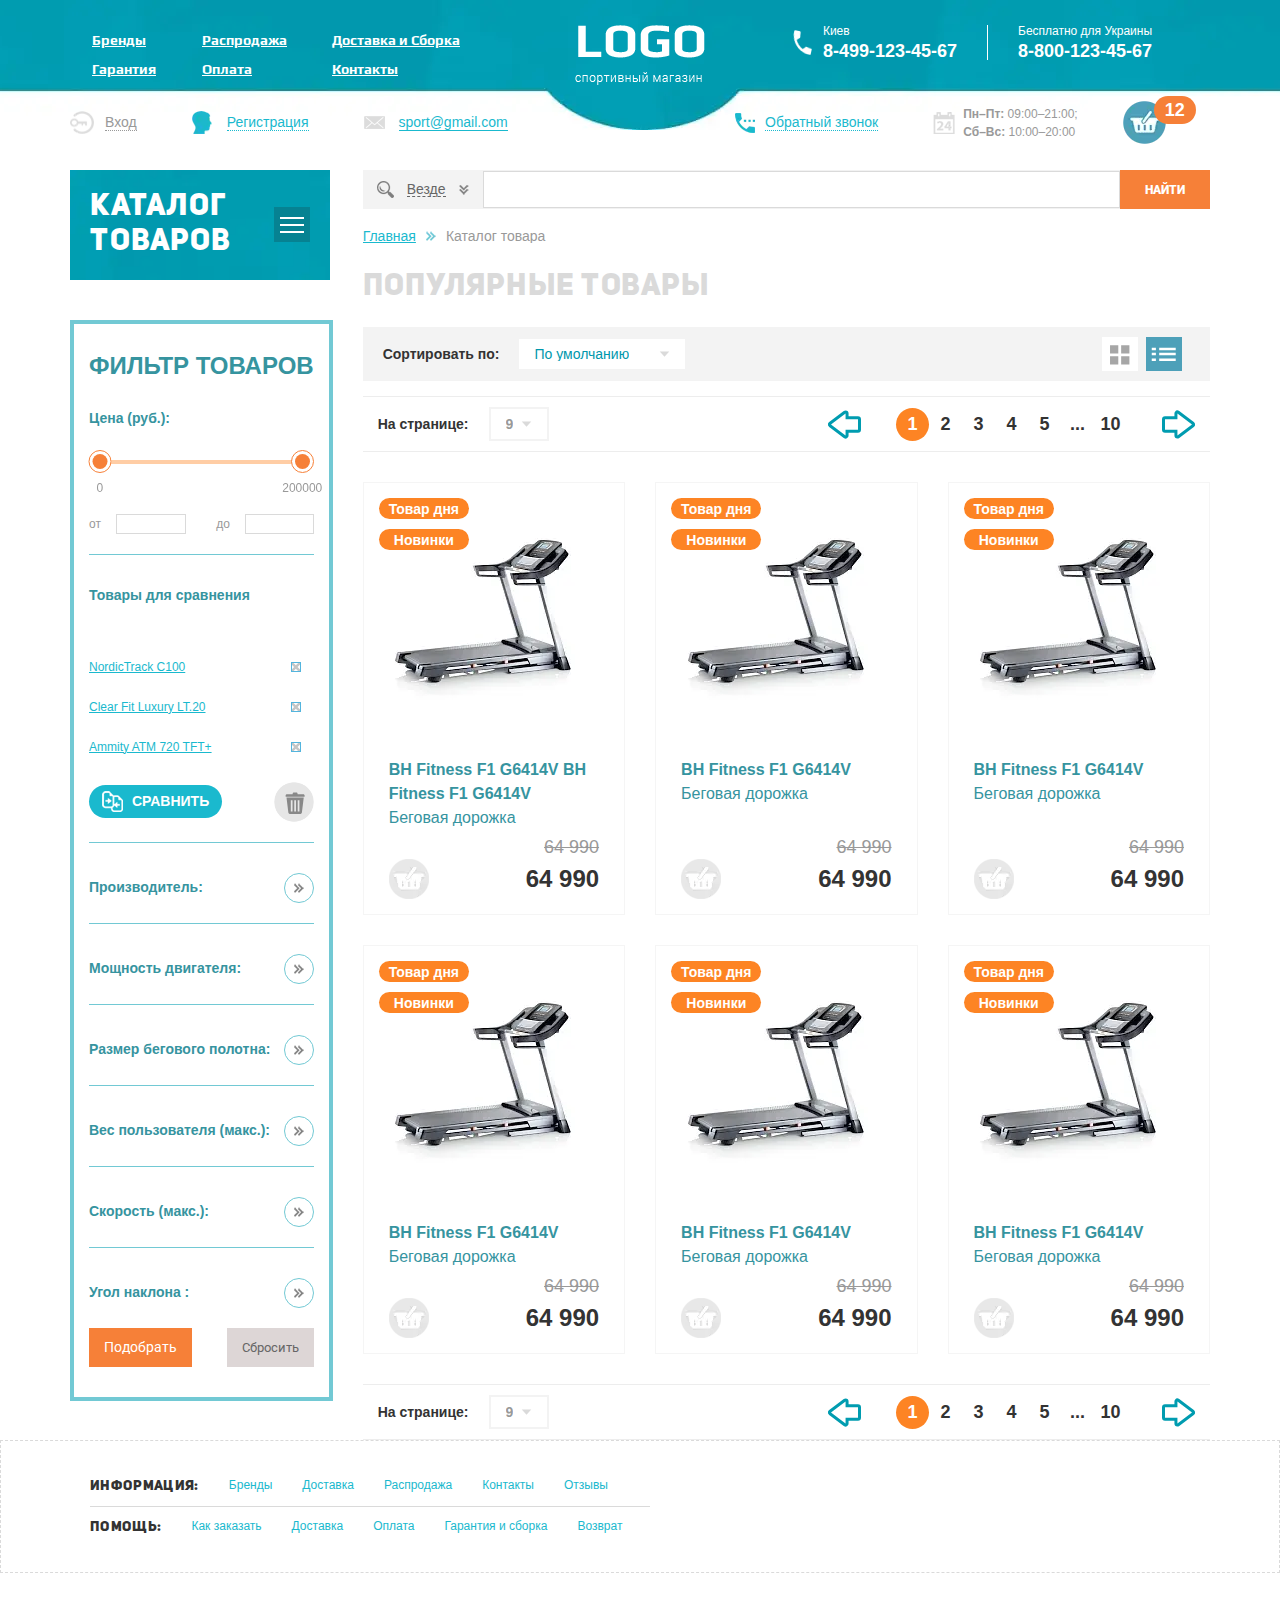
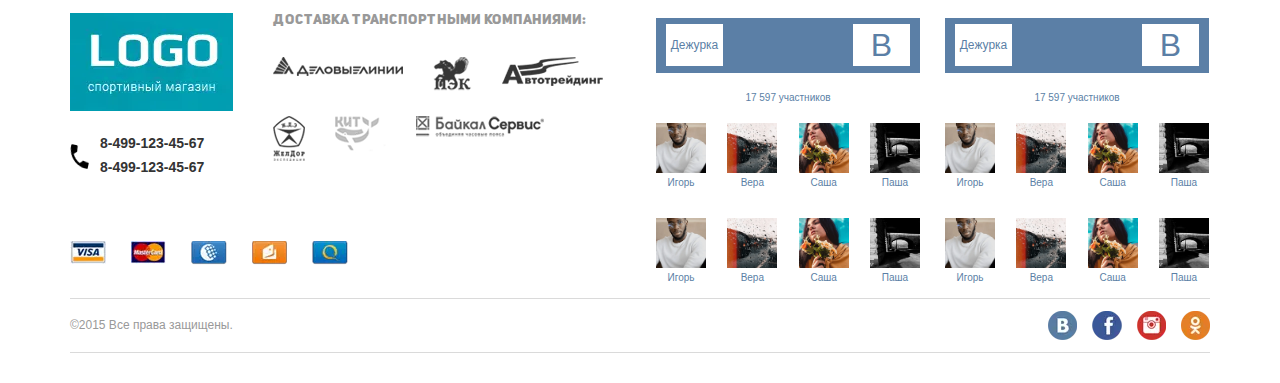
<file: catalog.html>
<!DOCTYPE html>
<html lang="ru">

<head>
	<title>Каталог</title>
	<meta charset="UTF-8">
	<meta name="format-detection" content="telephone=no">
	<link rel="stylesheet" href="css/style.min.css">
	<link rel="shortcut icon" href="favicon.ico">
	<!-- <meta name="robots" content="noindex, nofollow"> -->
	<!-- <meta name="viewport" content="width=device-width, initial-scale=1.0, maximum-scale=1.0, user-scalable=0"> -->
	<meta name="viewport" content="width=device-width, initial-scale=1.0">
</head>

<body>
	<div class="wrapper">
		<header class="header _lp">
			<div class="header__content _container">
				<div class="header__top top-header">
					<div class="top-header__column">
						<div class="top-header__menu menu">
							<div class="menu__icon icon-menu">
								<span></span>
								<span></span>
								<span></span>
							</div>
							<nav class="menu__body">
								<ul class="menu__list">
									<li><a href="catalog.html" class="menu__link">Бренды</a></li>
									<li><a href="product.html" class="menu__link">Распродажа</a></li>
									<li><a href="checkout.html" class="menu__link">Доставка и Сборка</a></li>
								</ul>
								<ul class="menu__list">
									<li><a href="" class="menu__link">Гарантия</a></li>
									<li><a href="" class="menu__link">Оплата</a></li>
									<li><a href="" class="menu__link">Контакты</a></li>
								</ul>
							</nav>
						</div>
					</div>
					<div class="top-header__column">
						<a href="" class="header__logo"><img src="img/header/logo.webp" alt=""></a>
					</div>
					<div class="top-header__column">
						<div class="top-header__contacts contacts-top">
							<div class="contacts-top__column">
								<div class="contacts-top__item contacts-top__item_icon">
									<div class="contacts-top__title">Киев</div>
									<a href="tel:84991234567" class="contacts-top__tel">8-499-123-45-67</a>
								</div>
							</div>
							<div class="contacts-top__column">
								<div class="contacts-top__item">
									<div class="contacts-top__title">Бесплатно для Украины</div>
									<a href="tel:88001234567" class="contacts-top__tel">8-800-123-45-67</a>
								</div>
							</div>
						</div>
					</div>
				</div>
				<div class="header__footer footer-header">
					<div class="footer-header__column">
						<ul data-da="menu__body,0,520" class="footer-header__motion motion-footer">
							<li><a href="" class="motion-footer__login"><span>Вход</span></a></li>
							<li><a href="" class="motion-footer__registry"><span>Регистрация</span></a></li>
							<li><a href="mailto:sport@gmail.com" class="motion-footer__mail"><span>sport@gmail.com</span></a></li>
						</ul>
					</div>
					<div class="footer-header__column">
						<div data-da="menu__body,2,520" class="footer-header__entry entry-footer">
							<div class="entry-footer__column">
								<a href="" class="entry-footer__telback"><span>Обратный звонок</span></a>
							</div>
							<div class="entry-footer__column">
								<div class="entry-footer__timing">
									<p><span>Пн–Пт:</span> 09:00–21:00;</p>
									<p><span>Сб–Вс:</span> 10:00–20:00</p>
								</div>
							</div>
							<div class="entry-footer__column">
								<a target="_blank" href="checkout.html" class="entry-footer__cart">
									<span>12</span>
								</a>
							</div>
						</div>
					</div>
				</div>
			</div>
		</header>
		<main class="page">
			<div class="page__container _container">
				<aside class="page__side">
					<nav class="page__menu menu-page">
						<div class="menu-page__header">
							<div class="menu-page__title">Каталог товаров</div>
							<div class="menu-page__burger">
								<div class="menu-page__box ">
									<span></span>
									<span></span>
									<span></span>
								</div>
							</div>
						</div>
						<div class="menu-page__body">
							<ul class="menu-page__list">
								<li class="menu-page__tab">
									<a href="" class="menu-page__link">Беговые дорожки</a>
									<div class="menu-page__submenu submenu-page">
										<div class="submenu-page__item">
											<ul class="submenu-page__menu">
												<li><a href="" class="submenu-page__link">Всепогодный</a></li>
												<li><a href="" class="submenu-page__link">Для помещений</a></li>
												<li><a href="" class="submenu-page__link">Профессиональный</a></li>
												<li><a href="" class="submenu-page__link">Любительский</a></li>
											</ul>
											<div class="submenu-page__product">
												<div class="item-product">
													<div class="item-product__title">
														<div class="item-product__subtitle">Товар дня</div>
														<div class="item-product__subtitle">Новинки</div>
													</div>
													<a href="" class="item-product__image">
														<picture>
															<source srcset="img/image/01.webp" type="image/webp"><img src="img/image/01.jpg" alt="">
														</picture>
													</a>
													<div class="item-product__block">
														<a href="" class="item-product__text">
															Домашний теннисный стол Donic Indoor Roller 800 Green
														</a>
														<div class="item-product__footer">
															<div class="item-product__old-price">64 990</div>
															<a href="" class="item-product__add"></a>
															<div class="item-product__price">64 990</div>
														</div>
													</div>
												</div>
											</div>
										</div>
									</div>
								</li>
								<li><a href="" class="menu-page__link">Эллиптические тренажеры</a></li>
								<li><a href="" class="menu-page__link">Велотренажеры</a></li>
								<li><a href="" class="menu-page__link">Гребные тренажеры</a></li>
								<li class="menu-page__tab">
									<a href="" class="menu-page__link">Вибромассажеры</a>
									<div class="menu-page__submenu submenu-page">
										<div class="submenu-page__item">
											<ul class="submenu-page__menu">
												<li><a href="" class="submenu-page__link">Всепогодный</a></li>
												<li><a href="" class="submenu-page__link">Для помещений</a></li>
												<li><a href="" class="submenu-page__link">Профессиональный</a></li>
												<li><a href="" class="submenu-page__link">Любительский</a></li>
											</ul>
											<div class="submenu-page__product">
												<div class="item-product">
													<div class="item-product__title">
														<div class="item-product__subtitle">Товар дня</div>
													</div>
													<a href="" class="item-product__image">
														<picture>
															<source srcset="img/image/01.webp" type="image/webp"><img src="img/image/01.jpg" alt="">
														</picture>
													</a>
													<div class="item-product__block">
														<a href="" class="item-product__text">
															Домашний теннисный стол Donic Indoor Roller 800 Green
														</a>
														<div class="item-product__footer">
															<div class="item-product__old-price">64 990</div>
															<a href="" class="item-product__add"></a>
															<div class="item-product__price">64 990</div>
														</div>
													</div>
												</div>
											</div>
										</div>
									</div>
								</li>
								<li><a href="" class="menu-page__link">Теннисные столы</a></li>
								<li><a href="" class="menu-page__link">Баскетбол</a></li>
								<li><a href="" class="menu-page__link">Массажные кресла</a></li>
								<li><a href="" class="menu-page__link">Массажные столы</a></li>
								<li><a href="" class="menu-page__link">Силовые тренажеры</a></li>
								<li class="menu-page__tab">
									<a href="" class="menu-page__link">Батуты</a>
									<div class="menu-page__submenu submenu-page">
										<div class="submenu-page__item">
											<ul class="submenu-page__menu">
												<li><a href="" class="submenu-page__link">Всепогодный</a></li>
												<li><a href="" class="submenu-page__link">Для помещений</a></li>
												<li><a href="" class="submenu-page__link">Профессиональный</a></li>
												<li><a href="" class="submenu-page__link">Любительский</a></li>
											</ul>
											<div class="submenu-page__product">
												<div class="item-product">
													<div class="item-product__title">
														<div class="item-product__subtitle">Товар дня</div>
														<div class="item-product__subtitle">Новинки</div>
													</div>
													<a href="" class="item-product__image">
														<picture>
															<source srcset="img/image/01.webp" type="image/webp"><img src="img/image/01.jpg" alt="">
														</picture>
													</a>
													<div class="item-product__block">
														<a href="" class="item-product__text">
															Домашний теннисный стол Donic Indoor Roller 800 Green
														</a>
														<div class="item-product__footer">
															<div class="item-product__old-price">64 990</div>
															<a href="" class="item-product__add"></a>
															<div class="item-product__price">64 990</div>
														</div>
													</div>
												</div>
											</div>
										</div>
									</div>
								</li>
								<li class="menu-page__tab">
									<a href="" class="menu-page__link">Детские городки</a>
									<div class="menu-page__submenu submenu-page">
										<div class="submenu-page__item">
											<ul class="submenu-page__menu">
												<li><a href="" class="submenu-page__link">Всепогодный</a></li>
												<li><a href="" class="submenu-page__link">Для помещений</a></li>
												<li><a href="" class="submenu-page__link">Профессиональный</a></li>
												<li><a href="" class="submenu-page__link">Любительский</a></li>
											</ul>
											<div class="submenu-page__product">
												<div class="item-product">
													<div class="item-product__title">
														<div class="item-product__subtitle">Товар дня</div>
													</div>
													<a href="" class="item-product__image">
														<picture>
															<source srcset="img/image/01.webp" type="image/webp"><img src="img/image/01.jpg" alt="">
														</picture>
													</a>
													<div class="item-product__block">
														<a href="" class="item-product__text">
															Домашний теннисный стол Donic Indoor Roller 800 Green
														</a>
														<div class="item-product__footer">
															<div class="item-product__old-price">64 990</div>
															<a href="" class="item-product__add"></a>
															<div class="item-product__price">64 990</div>
														</div>
													</div>
												</div>
											</div>
										</div>
									</div>
								</li>
								<li><a href="" class="menu-page__link">Дачная мебель</a></li>
								<li><a href="" class="menu-page__link">Уличные спортивные комплексы</a></li>
								<li><a href="" class="menu-page__link">Аксессуары</a></li>
							</ul>
						</div>
					</nav>
					<form action="#" class="filter">
						<div class="filter__title">Фильтр товаров</div>
						<div class="filter__block">
							<div class="filter__body _spollers">
								<div class="filter__section section-filter">
									<div class="section-filter__title">Цена (руб.):</div>
									<div class="section-filter__body price-filter">
										<div class="price-filter">
											<div class="price-filter__slider"></div>
											<div class="price-filter__values values-price-filter">
												<div class="values-price-filter__column">
													<div class="values-price-filter__lable">от</div>
													<div class="values-price-filter__input">
														<input id="price-start" autocomplete="off" type="text" name="form[]" class="input">
													</div>
												</div>
												<div class="values-price-filter__column">
													<div class="values-price-filter__lable">до</div>
													<div class="values-price-filter__input">
														<input id="price-end" autocomplete="off" type="text" name="form[]" class="input">
													</div>
												</div>
											</div>
										</div>
									</div>
								</div>
								<div class="filter__section section-filter">
									<div class="section-filter__title">Товары для сравнения</div>
									<div class="section-filter__body">
										<div class="compare-filter">
											<div class="compare-filter__items">
												<div class="compare-filter__item">
													<a href="" class="compare-filter__link">NordicTrack C100</a>
													<a href="" class="compare-filter__remove"></a>
												</div>
												<div class="compare-filter__item">
													<a href="" class="compare-filter__link">Clear Fit Luxury LT.20</a>
													<a href="" class="compare-filter__remove"></a>
												</div>
												<div class="compare-filter__item">
													<a href="" class="compare-filter__link">Ammity ATM 720 TFT+</a>
													<a href="" class="compare-filter__remove"></a>
												</div>
											</div>
											<div class="compare-filter__footer">
												<a href="" class="compare-filter__button btn"><span>Сравнить</span></a>
												<a href="" class="compare-filter__clean"></a>
											</div>
										</div>
									</div>
								</div>
								<div class="filter__section section-filter">
									<div class="section-filter__title _spoller">Производитель:</div>
									<div class="section-filter__body">
										<label class="section-filter__checkbox checkbox">
											<input data-error="Ошибка" class="checkbox__input" type="checkbox" value="1" name="form[]">
											<span class="checkbox__text"><span>Сlear-fit</span></span>
										</label>
										<label class="section-filter__checkbox checkbox">
											<input data-error="Ошибка" class="checkbox__input" type="checkbox" value="1" name="form[]">
											<span class="checkbox__text"><span>Diadora</span></span>
										</label>
										<label class="section-filter__checkbox checkbox">
											<input data-error="Ошибка" class="checkbox__input" type="checkbox" value="1" name="form[]">
											<span class="checkbox__text"><span>Hasttings</span></span>
										</label>
										<label class="section-filter__checkbox checkbox">
											<input data-error="Ошибка" class="checkbox__input" type="checkbox" value="1" name="form[]">
											<span class="checkbox__text"><span>Carbon-fitness</span></span>
										</label>
										<label class="section-filter__checkbox checkbox">
											<input data-error="Ошибка" class="checkbox__input" type="checkbox" value="1" name="form[]">
											<span class="checkbox__text"><span>Nordic Track</span></span>
										</label>
									</div>
								</div>
								<div class="filter__section section-filter">
									<div class="section-filter__title _spoller">Мощность двигателя:</div>
									<div class="section-filter__body">
										<label class="section-filter__checkbox checkbox">
											<input data-error="Ошибка" class="checkbox__input" type="checkbox" value="1" name="form[]">
											<span class="checkbox__text"><span>Сlear-fit</span></span>
										</label>
										<label class="section-filter__checkbox checkbox">
											<input data-error="Ошибка" class="checkbox__input" type="checkbox" value="1" name="form[]">
											<span class="checkbox__text"><span>Diadora</span></span>
										</label>
										<label class="section-filter__checkbox checkbox">
											<input data-error="Ошибка" class="checkbox__input" type="checkbox" value="1" name="form[]">
											<span class="checkbox__text"><span>Hasttings</span></span>
										</label>
										<label class="section-filter__checkbox checkbox">
											<input data-error="Ошибка" class="checkbox__input" type="checkbox" value="1" name="form[]">
											<span class="checkbox__text"><span>Carbon-fitness</span></span>
										</label>
										<label class="section-filter__checkbox checkbox">
											<input data-error="Ошибка" class="checkbox__input" type="checkbox" value="1" name="form[]">
											<span class="checkbox__text"><span>Nordic Track</span></span>
										</label>
									</div>
								</div>
								<div class="filter__section section-filter">
									<div class="section-filter__title _spoller">Размер бегового полотна:</div>
									<div class="section-filter__body">
										<label class="section-filter__checkbox checkbox">
											<input data-error="Ошибка" class="checkbox__input" type="checkbox" value="1" name="form[]">
											<span class="checkbox__text"><span>Сlear-fit</span></span>
										</label>
										<label class="section-filter__checkbox checkbox">
											<input data-error="Ошибка" class="checkbox__input" type="checkbox" value="1" name="form[]">
											<span class="checkbox__text"><span>Diadora</span></span>
										</label>
										<label class="section-filter__checkbox checkbox">
											<input data-error="Ошибка" class="checkbox__input" type="checkbox" value="1" name="form[]">
											<span class="checkbox__text"><span>Hasttings</span></span>
										</label>
										<label class="section-filter__checkbox checkbox">
											<input data-error="Ошибка" class="checkbox__input" type="checkbox" value="1" name="form[]">
											<span class="checkbox__text"><span>Carbon-fitness</span></span>
										</label>
										<label class="section-filter__checkbox checkbox">
											<input data-error="Ошибка" class="checkbox__input" type="checkbox" value="1" name="form[]">
											<span class="checkbox__text"><span>Nordic Track</span></span>
										</label>
									</div>
								</div>
								<div class="filter__section section-filter">
									<div class="section-filter__title _spoller">Вес пользователя (макс.):</div>
									<div class="section-filter__body">
										<label class="section-filter__checkbox checkbox">
											<input data-error="Ошибка" class="checkbox__input" type="checkbox" value="1" name="form[]">
											<span class="checkbox__text"><span>Сlear-fit</span></span>
										</label>
										<label class="section-filter__checkbox checkbox">
											<input data-error="Ошибка" class="checkbox__input" type="checkbox" value="1" name="form[]">
											<span class="checkbox__text"><span>Diadora</span></span>
										</label>
										<label class="section-filter__checkbox checkbox">
											<input data-error="Ошибка" class="checkbox__input" type="checkbox" value="1" name="form[]">
											<span class="checkbox__text"><span>Hasttings</span></span>
										</label>
										<label class="section-filter__checkbox checkbox">
											<input data-error="Ошибка" class="checkbox__input" type="checkbox" value="1" name="form[]">
											<span class="checkbox__text"><span>Carbon-fitness</span></span>
										</label>
										<label class="section-filter__checkbox checkbox">
											<input data-error="Ошибка" class="checkbox__input" type="checkbox" value="1" name="form[]">
											<span class="checkbox__text"><span>Nordic Track</span></span>
										</label>
									</div>
								</div>
								<div class="filter__section section-filter">
									<div class="section-filter__title _spoller">Скорость (макс.):</div>
									<div class="section-filter__body">
										<label class="section-filter__checkbox checkbox">
											<input data-error="Ошибка" class="checkbox__input" type="checkbox" value="1" name="form[]">
											<span class="checkbox__text"><span>Сlear-fit</span></span>
										</label>
										<label class="section-filter__checkbox checkbox">
											<input data-error="Ошибка" class="checkbox__input" type="checkbox" value="1" name="form[]">
											<span class="checkbox__text"><span>Diadora</span></span>
										</label>
										<label class="section-filter__checkbox checkbox">
											<input data-error="Ошибка" class="checkbox__input" type="checkbox" value="1" name="form[]">
											<span class="checkbox__text"><span>Hasttings</span></span>
										</label>
										<label class="section-filter__checkbox checkbox">
											<input data-error="Ошибка" class="checkbox__input" type="checkbox" value="1" name="form[]">
											<span class="checkbox__text"><span>Carbon-fitness</span></span>
										</label>
										<label class="section-filter__checkbox checkbox">
											<input data-error="Ошибка" class="checkbox__input" type="checkbox" value="1" name="form[]">
											<span class="checkbox__text"><span>Nordic Track</span></span>
										</label>
									</div>
								</div>
								<div class="filter__section section-filter">
									<div class="section-filter__title _spoller">Угол наклона :</div>
									<div class="section-filter__body">
										<label class="section-filter__checkbox checkbox">
											<input data-error="Ошибка" class="checkbox__input" type="checkbox" value="1" name="form[]">
											<span class="checkbox__text"><span>нет регулировки</span></span>
										</label>
										<label class="section-filter__checkbox checkbox">
											<input data-error="Ошибка" class="checkbox__input" type="checkbox" value="1" name="form[]">
											<span class="checkbox__text"><span>механическая</span></span>
										</label>
										<label class="section-filter__checkbox checkbox">
											<input data-error="Ошибка" class="checkbox__input" type="checkbox" value="1" name="form[]">
											<span class="checkbox__text"><span>электронная</span></span>
										</label>
									</div>
								</div>
							</div>
							<div class="filter__footer">
								<button type="submit" class="filter__btn btn">Подобрать</button>
								<button type="reset" class="filter__btn filter__btn_grey">Сбросить</button>
							</div>
						</div>
					</form>
				</aside>
				<section class="page__body">
					<form action="#" class="page__scan scan-page">
						<div class="scan-page__elect">
							<div class="scan-page__title"><span>Везде</span><span data-text="Выбрано:"
									class="scan-page__amount"></span>
							</div>
							<div class="scan-page__class class-scan">
								<div class="class-scan__row">
									<div class="class-scan__column">
										<ul class="class-scan__list">
											<li>
												<label class="class-scan__checkbox checkbox">
													<input data-error="Ошибка" class="checkbox__input" type="checkbox" value="1" name="form[]">
													<span class="checkbox__text"><span>Беговые дорожки</span></span>
												</label>
											</li>
											<li>
												<label class="class-scan__checkbox checkbox">
													<input data-error="Ошибка" class="checkbox__input" type="checkbox" value="1" name="form[]">
													<span class="checkbox__text"><span>Эллиптические тренажеры</span></span>
												</label>
											</li>
											<li>
												<label class="class-scan__checkbox checkbox">
													<input data-error="Ошибка" class="checkbox__input" type="checkbox" value="1" name="form[]">
													<span class="checkbox__text"><span>Велотренажеры</span></span>
												</label>
											</li>
											<li>
												<label class="class-scan__checkbox checkbox">
													<input data-error="Ошибка" class="checkbox__input" type="checkbox" value="1" name="form[]">
													<span class="checkbox__text"><span>Гребные тренажеры</span></span>
												</label>
											</li>
											<li>
												<label class="class-scan__checkbox checkbox">
													<input data-error="Ошибка" class="checkbox__input" type="checkbox" value="1" name="form[]">
													<span class="checkbox__text"><span>Вибромассажеры</span></span>
												</label>
											</li>
										</ul>
									</div>
									<div class="class-scan__column">
										<ul class="class-scan__list">
											<li>
												<label class="class-scan__checkbox checkbox">
													<input data-error="Ошибка" class="checkbox__input" type="checkbox" value="1" name="form[]">
													<span class="checkbox__text"><span>Теннисные столы</span></span>
												</label>
											</li>
											<li>
												<label class="class-scan__checkbox checkbox">
													<input data-error="Ошибка" class="checkbox__input" type="checkbox" value="1" name="form[]">
													<span class="checkbox__text"><span>Баскетбольные щиты и стойки</span></span>
												</label>
											</li>
											<li>
												<label class="class-scan__checkbox checkbox">
													<input data-error="Ошибка" class="checkbox__input" type="checkbox" value="1" name="form[]">
													<span class="checkbox__text"><span>Массажные кресла</span></span>
												</label>
											</li>
											<li>
												<label class="class-scan__checkbox checkbox">
													<input data-error="Ошибка" class="checkbox__input" type="checkbox" value="1" name="form[]">
													<span class="checkbox__text"><span>Массажные столы</span></span>
												</label>
											</li>
											<li>
												<label class="class-scan__checkbox checkbox">
													<input data-error="Ошибка" class="checkbox__input" type="checkbox" value="1" name="form[]">
													<span class="checkbox__text"><span>Силовые тренажеры</span></span>
												</label>
											</li>
										</ul>
									</div>
									<div class="class-scan__column">
										<ul class="class-scan__list">
											<li>
												<label class="class-scan__checkbox checkbox">
													<input data-error="Ошибка" class="checkbox__input" type="checkbox" value="1" name="form[]">
													<span class="checkbox__text"><span>Батуты</span></span>
												</label>
											</li>
											<li>
												<label class="class-scan__checkbox checkbox">
													<input data-error="Ошибка" class="checkbox__input" type="checkbox" value="1" name="form[]">
													<span class="checkbox__text"><span>Детские городки</span></span>
												</label>
											</li>
											<li>
												<label class="class-scan__checkbox checkbox">
													<input data-error="Ошибка" class="checkbox__input" type="checkbox" value="1" name="form[]">
													<span class="checkbox__text"><span>Дачная мебель</span></span>
												</label>
											</li>
											<li>
												<label class="class-scan__checkbox checkbox">
													<input data-error="Ошибка" class="checkbox__input" type="checkbox" value="1" name="form[]">
													<span class="checkbox__text"><span>Уличные спортивные комплексы</span></span>
												</label>
											</li>
											<li>
												<label class="class-scan__checkbox checkbox">
													<input data-error="Ошибка" class="checkbox__input" type="checkbox" value="1" name="form[]">
													<span class="checkbox__text"><span>Аксессуары</span></span>
												</label>
											</li>
										</ul>
									</div>
								</div>
							</div>
						</div>
						<div class="scan-page__input">
							<input autocomplete="off" type="text" name="form[]" data-error="Ошибка" data-value="" class="input">
						</div>
						<button type="submit" class="scan-page__btn btn">Найти</button>
					</form>
					<nav class="breadsrumbs">
						<ul class="breadsrumbs__list">
							<li><a href="index.html" class="breadsrumbs__link">Главная</a></li>
							<li><span class="breadsrumbs__item">Каталог товара</span></li>
						</ul>
					</nav>
					<div class="catalog">
						<div class="page__title">Популярные товары</div>
						<div class="catalog__actions actions-catalog">
							<div class="actions-catalog__order order-catalog">
								<div class="order-catalog__label">Сортировать по:</div>
								<div class="order-catalog__select">
									<select name="form[]" class="form">
										<option value="1" selected="selected">По умолчанию</option>
										<option value="2">По цене</option>
										<option value="3">По названию</option>
									</select>
								</div>
							</div>
							<div class="actions-catalog__view view-catalog">
								<div class="view-catalog__item view-catalog__item_grid"></div>
								<div class="view-catalog__item view-catalog__item_list"></div>
							</div>
						</div>
						<div class="catalog__navi navi-catalog navi-catalog_top">
							<div class="navi-catalog__show show-catalog">
								<div class="show-catalog__label">На странице:</div>
								<div class="show-catalog__select">
									<select name="form[]" class="show">
										<option value="1" selected="selected">9</option>
										<option value="2">18</option>
										<option value="3">24</option>
										<option value="4">48</option>
									</select>
								</div>

							</div>
							<div class="navi-catalog__page">
								<div class="pagging">
									<a href="" class="pagging__arrow"></a>
									<ul class="pagging__list">
										<li>
											<a href="" class="pagging__item _active">1</a>
										</li>
										<li>
											<a href="" class="pagging__item">2</a>
										</li>
										<li>
											<a href="" class="pagging__item">3</a>
										</li>
										<li>
											<a href="" class="pagging__item">4</a>
										</li>
										<li>
											<a href="" class="pagging__item">5</a>
										</li>
										<li>
											<a href="" class="pagging__item">...</a>
										</li>
										<li>
											<a href="" class="pagging__item">10</a>
										</li>
									</ul>
									<a href="" class="pagging__arrow"></a>
								</div>
							</div>
						</div>
						<div class="catalog__goods items-goods">
							<div class="items-goods__column">
								<div class="item-product">
									<div class="item-product__title">
										<div class="item-product__subtitle">Товар дня</div>
										<div class="item-product__subtitle">Новинки</div>
									</div>
									<a href="" class="item-product__image">
										<picture>
											<source srcset="img/image/02.webp" type="image/webp"><img src="img/image/02.jpg" alt="">
										</picture>
									</a>
									<div class="item-product__block">
										<a href="" class="item-product__text">
											<span>BH Fitness F1 G6414V BH Fitness F1 G6414V</span> Беговая дорожка
										</a>
										<div class="item-product__footer">
											<div class="item-product__old-price">64 990</div>
											<a href="" class="item-product__add"></a>
											<div class="item-product__price">64 990</div>
										</div>
									</div>
									<div class="item-product__aside aside-product">
										<div class="aside-product__title">
											<span>BH Fitness F1 G6414V</span> Беговая дорожка
										</div>
										<div class="aside-product__specification specification-aside">
											<div class="specification-aside__item">
												<div class="specification-aside__title">Тип беговой дорожки:</div>
												<div class="specification-aside__subtitle">Электрическая</div>
											</div>
											<div class="specification-aside__item">
												<div class="specification-aside__title">Скорость движения (км/ч):</div>
												<div class="specification-aside__subtitle">22</div>
											</div>
											<div class="specification-aside__item">
												<div class="specification-aside__title">Складывание:</div>
												<div class="specification-aside__subtitle">Есть</div>
											</div>
										</div>

										<a href="" class="aside-product__cart"></a>
										<div class="aside-product__footer">
											<div class="aside-product__old-price">64 990</div>
											<div class="aside-product__stock">в наличии</div>
											<div class="aside-product__price">64 990</div>
										</div>
									</div>
								</div>
							</div>
							<div class="items-goods__column">
								<div class="item-product">
									<div class="item-product__title">
										<div class="item-product__subtitle">Товар дня</div>
										<div class="item-product__subtitle">Новинки</div>
									</div>
									<a href="" class="item-product__image">
										<picture>
											<source srcset="img/image/02.webp" type="image/webp"><img src="img/image/02.jpg" alt="">
										</picture>
									</a>
									<div class="item-product__block">
										<a href="" class="item-product__text">
											<span>BH Fitness F1 G6414V</span> Беговая дорожка
										</a>
										<div class="item-product__footer">
											<div class="item-product__old-price">64 990</div>
											<a href="" class="item-product__add"></a>
											<div class="item-product__price">64 990</div>
										</div>
									</div>
									<div class="item-product__aside aside-product">
										<div class="aside-product__title">
											<span>BH Fitness F1 G6414V</span> Беговая дорожка
										</div>
										<div class="aside-product__specification specification-aside">
											<div class="specification-aside__item">
												<div class="specification-aside__title">Тип беговой дорожки:</div>
												<div class="specification-aside__subtitle">Электрическая</div>
											</div>
											<div class="specification-aside__item">
												<div class="specification-aside__title">Скорость движения (км/ч):</div>
												<div class="specification-aside__subtitle">22</div>
											</div>
											<div class="specification-aside__item">
												<div class="specification-aside__title">Складывание:</div>
												<div class="specification-aside__subtitle">Есть</div>
											</div>
										</div>

										<a href="" class="aside-product__cart"></a>
										<div class="aside-product__footer">
											<div class="aside-product__old-price">64 990</div>
											<div class="aside-product__stock">в наличии</div>
											<div class="aside-product__price">64 990</div>
										</div>
									</div>
								</div>
							</div>
							<div class="items-goods__column">
								<div class="item-product">
									<div class="item-product__title">
										<div class="item-product__subtitle">Товар дня</div>
										<div class="item-product__subtitle">Новинки</div>
									</div>
									<a href="" class="item-product__image">
										<picture>
											<source srcset="img/image/02.webp" type="image/webp"><img src="img/image/02.jpg" alt="">
										</picture>
									</a>
									<div class="item-product__block">
										<a href="" class="item-product__text">
											<span>BH Fitness F1 G6414V</span> Беговая дорожка
										</a>
										<div class="item-product__footer">
											<div class="item-product__old-price">64 990</div>
											<a href="" class="item-product__add"></a>
											<div class="item-product__price">64 990</div>
										</div>
									</div>
									<div class="item-product__aside aside-product">
										<div class="aside-product__title">
											<span>BH Fitness F1 G6414V</span> Беговая дорожка
										</div>
										<div class="aside-product__specification specification-aside">
											<div class="specification-aside__item">
												<div class="specification-aside__title">Тип беговой дорожки:</div>
												<div class="specification-aside__subtitle">Электрическая</div>
											</div>
											<div class="specification-aside__item">
												<div class="specification-aside__title">Скорость движения (км/ч):</div>
												<div class="specification-aside__subtitle">22</div>
											</div>
											<div class="specification-aside__item">
												<div class="specification-aside__title">Складывание:</div>
												<div class="specification-aside__subtitle">Есть</div>
											</div>
										</div>

										<a href="" class="aside-product__cart"></a>
										<div class="aside-product__footer">
											<div class="aside-product__old-price">64 990</div>
											<div class="aside-product__stock">в наличии</div>
											<div class="aside-product__price">64 990</div>
										</div>
									</div>
								</div>
							</div>
							<div class="items-goods__column">
								<div class="item-product">
									<div class="item-product__title">
										<div class="item-product__subtitle">Товар дня</div>
										<div class="item-product__subtitle">Новинки</div>
									</div>
									<a href="" class="item-product__image">
										<picture>
											<source srcset="img/image/02.webp" type="image/webp"><img src="img/image/02.jpg" alt="">
										</picture>
									</a>
									<div class="item-product__block">
										<a href="" class="item-product__text">
											<span>BH Fitness F1 G6414V</span> Беговая дорожка
										</a>
										<div class="item-product__footer">
											<div class="item-product__old-price">64 990</div>
											<a href="" class="item-product__add"></a>
											<div class="item-product__price">64 990</div>
										</div>
									</div>
									<div class="item-product__aside aside-product">
										<div class="aside-product__title">
											<span>BH Fitness F1 G6414V</span> Беговая дорожка
										</div>
										<div class="aside-product__specification specification-aside">
											<div class="specification-aside__item">
												<div class="specification-aside__title">Тип беговой дорожки:</div>
												<div class="specification-aside__subtitle">Электрическая</div>
											</div>
											<div class="specification-aside__item">
												<div class="specification-aside__title">Скорость движения (км/ч):</div>
												<div class="specification-aside__subtitle">22</div>
											</div>
											<div class="specification-aside__item">
												<div class="specification-aside__title">Складывание:</div>
												<div class="specification-aside__subtitle">Есть</div>
											</div>
										</div>

										<a href="" class="aside-product__cart"></a>
										<div class="aside-product__footer">
											<div class="aside-product__old-price">64 990</div>
											<div class="aside-product__stock">в наличии</div>
											<div class="aside-product__price">64 990</div>
										</div>
									</div>
								</div>
							</div>
							<div class="items-goods__column">
								<div class="item-product">
									<div class="item-product__title">
										<div class="item-product__subtitle">Товар дня</div>
										<div class="item-product__subtitle">Новинки</div>
									</div>
									<a href="" class="item-product__image">
										<picture>
											<source srcset="img/image/02.webp" type="image/webp"><img src="img/image/02.jpg" alt="">
										</picture>
									</a>
									<div class="item-product__block">
										<a href="" class="item-product__text">
											<span>BH Fitness F1 G6414V</span> Беговая дорожка
										</a>
										<div class="item-product__footer">
											<div class="item-product__old-price">64 990</div>
											<a href="" class="item-product__add"></a>
											<div class="item-product__price">64 990</div>
										</div>
									</div>
									<div class="item-product__aside aside-product">
										<div class="aside-product__title">
											<span>BH Fitness F1 G6414V</span> Беговая дорожка
										</div>
										<div class="aside-product__specification specification-aside">
											<div class="specification-aside__item">
												<div class="specification-aside__title">Тип беговой дорожки:</div>
												<div class="specification-aside__subtitle">Электрическая</div>
											</div>
											<div class="specification-aside__item">
												<div class="specification-aside__title">Скорость движения (км/ч):</div>
												<div class="specification-aside__subtitle">22</div>
											</div>
											<div class="specification-aside__item">
												<div class="specification-aside__title">Складывание:</div>
												<div class="specification-aside__subtitle">Есть</div>
											</div>
										</div>

										<a href="" class="aside-product__cart"></a>
										<div class="aside-product__footer">
											<div class="aside-product__old-price">64 990</div>
											<div class="aside-product__stock">в наличии</div>
											<div class="aside-product__price">64 990</div>
										</div>
									</div>
								</div>
							</div>
							<div class="items-goods__column">
								<div class="item-product">
									<div class="item-product__title">
										<div class="item-product__subtitle">Товар дня</div>
										<div class="item-product__subtitle">Новинки</div>
									</div>
									<a href="" class="item-product__image">
										<picture>
											<source srcset="img/image/02.webp" type="image/webp"><img src="img/image/02.jpg" alt="">
										</picture>
									</a>
									<div class="item-product__block">
										<a href="" class="item-product__text">
											<span>BH Fitness F1 G6414V</span> Беговая дорожка
										</a>
										<div class="item-product__footer">
											<div class="item-product__old-price">64 990</div>
											<a href="" class="item-product__add"></a>
											<div class="item-product__price">64 990</div>
										</div>
									</div>
									<div class="item-product__aside aside-product">
										<div class="aside-product__title">
											<span>BH Fitness F1 G6414V</span> Беговая дорожка
										</div>
										<div class="aside-product__specification specification-aside">
											<div class="specification-aside__item">
												<div class="specification-aside__title">Тип беговой дорожки:</div>
												<div class="specification-aside__subtitle">Электрическая</div>
											</div>
											<div class="specification-aside__item">
												<div class="specification-aside__title">Скорость движения (км/ч):</div>
												<div class="specification-aside__subtitle">22</div>
											</div>
											<div class="specification-aside__item">
												<div class="specification-aside__title">Складывание:</div>
												<div class="specification-aside__subtitle">Есть</div>
											</div>
										</div>

										<a href="" class="aside-product__cart"></a>
										<div class="aside-product__footer">
											<div class="aside-product__old-price">64 990</div>
											<div class="aside-product__stock">в наличии</div>
											<div class="aside-product__price">64 990</div>
										</div>
									</div>
								</div>
							</div>
						</div>
						<div class="catalog__navi navi-catalog">
							<div class="navi-catalog__show show-catalog">
								<div class="show-catalog__label">На странице:</div>
								<div class="show-catalog__select">
									<select name="form[]" class="show">
										<option value="1" selected="selected">9</option>
										<option value="2">18</option>
										<option value="3">24</option>
										<option value="4">48</option>
									</select>
								</div>

							</div>
							<div class="navi-catalog__page">
								<div class="pagging">
									<a href="" class="pagging__arrow"></a>
									<ul class="pagging__list">
										<li>
											<a href="" class="pagging__item _active">1</a>
										</li>
										<li>
											<a href="" class="pagging__item">2</a>
										</li>
										<li>
											<a href="" class="pagging__item">3</a>
										</li>
										<li>
											<a href="" class="pagging__item">4</a>
										</li>
										<li>
											<a href="" class="pagging__item">5</a>
										</li>
										<li>
											<a href="" class="pagging__item">...</a>
										</li>
										<li>
											<a href="" class="pagging__item">10</a>
										</li>
									</ul>
									<a href="" class="pagging__arrow"></a>
								</div>
							</div>
						</div>
					</div>
				</section>
			</div>
			<section class="page__info-help info-help">
				<div class="info-help__container _container">
					<div class="info-help__block">
						<div class="info-help__row">
							<div class="info-help__line">
								<ul class="info-help__list">
									<li class="info-help__black">Информация:</li>
									<li><a href="" class="info-help__link">Бренды</a></li>
									<li><a href="" class="info-help__link">Доставка</a></li>
									<li><a href="" class="info-help__link">Распродажа</a></li>
									<li><a href="" class="info-help__link">Контакты</a></li>
									<li><a href="" class="info-help__link">Отзывы</a></li>
								</ul>
							</div>
							<div class="info-help__line">
								<ul class="info-help__list">
									<li class="info-help__black">Помощь:</li>
									<li><a href="" class="info-help__link">Как заказать</a></li>
									<li><a href="" class="info-help__link">Доставка</a></li>
									<li><a href="" class="info-help__link">Оплата</a></li>
									<li><a href="" class="info-help__link">Гарантия и сборка</a></li>
									<li><a href="" class="info-help__link">Возврат</a></li>
								</ul>
							</div>
						</div>
					</div>
				</div>
			</section>
		</main>
		<footer class="footer">
			<div class="footer__content _container">
				<div class="footer__top">
					<div class="footer__column">
						<div class="footer__block-left block-left">
							<div class="block-left__top top-left">
								<div class="top-left__logo logo-left">
									<a href="" class="logo-left__logotype">
										<picture>
											<source srcset="img/icons/logotyp.webp" type="image/webp"><img src="img/icons/logotyp.png" alt="">
										</picture>
									</a>
									<div class="logo-left__tel">
										<p><a href="tel:84991234567">8-499-123-45-67</a></p>
										<p><a href="tel:84991234567">8-499-123-45-67</a></p>
									</div>
								</div>
								<div class="top-left__company company-left">
									<div class="company-left__title">Доставка транспортными компаниями:</div>
									<div class="company-left__brand brand-left">
										<div class="brand-left__logo">
											<picture>
												<source srcset="img/company/01.webp" type="image/webp"><img src="img/company/01.png" alt="">
											</picture>
										</div>
										<div class="brand-left__logo">
											<picture>
												<source srcset="img/company/02.webp" type="image/webp"><img src="img/company/02.png" alt="">
											</picture>
										</div>
										<div class="brand-left__logo">
											<picture>
												<source srcset="img/company/03.webp" type="image/webp"><img src="img/company/03.png" alt="">
											</picture>
										</div>
										<div class="brand-left__logo">
											<picture>
												<source srcset="img/company/04.webp" type="image/webp"><img src="img/company/04.png" alt="">
											</picture>
										</div>
										<div class="brand-left__logo">
											<picture>
												<source srcset="img/company/05.webp" type="image/webp"><img src="img/company/05.png" alt="">
											</picture>
										</div>
										<div class="brand-left__logo">
											<picture>
												<source srcset="img/company/06.webp" type="image/webp"><img src="img/company/06.png" alt="">
											</picture>
										</div>
									</div>
								</div>
							</div>
							<div class="block-left__bottom bottom-left">
								<div class="bottom-left__payment">
									<div class="bottom-left__icon">
										<picture>
											<source srcset="img/payment/viza.webp" type="image/webp"><img src="img/payment/viza.png" alt="">
										</picture>
									</div>
									<div class="bottom-left__icon">
										<picture>
											<source srcset="img/payment/mc.webp" type="image/webp"><img src="img/payment/mc.png" alt="">
										</picture>
									</div>
									<div class="bottom-left__icon">
										<picture>
											<source srcset="img/payment/wm.webp" type="image/webp"><img src="img/payment/wm.png" alt="">
										</picture>
									</div>
									<div class="bottom-left__icon">
										<picture>
											<source srcset="img/payment/ym.webp" type="image/webp"><img src="img/payment/ym.png" alt="">
										</picture>
									</div>
									<div class="bottom-left__icon">
										<picture>
											<source srcset="img/payment/qiwi.webp" type="image/webp"><img src="img/payment/qiwi.png" alt="">
										</picture>
									</div>
								</div>
							</div>
						</div>
					</div>
					<div class="footer__column">
						<div class="footer__block-right block-right">
							<div class="block-right__column">
								<div class="block-right__item">
									<div class="block-right__top top-right-block">
										<div class="top-right-block__slogan">Дежурка</div>
										<div class="top-right-block__vk">B</div>
									</div>
									<div class="block-right__title">17 597 участников</div>
									<div class="block-right__row">
										<div class="block-right__lineline-block-right">
											<div class="line-block-right__user">
												<div class="line-block-right__image _ibg">
													<picture>
														<source srcset="img/vk/01.webp" type="image/webp"><img src="img/vk/01.png" alt="">
													</picture>
												</div>
												<div class="line-block-right__name">Игорь</div>
											</div>
											<div class="line-block-right__user">
												<div class="line-block-right__image _ibg">
													<picture>
														<source srcset="img/vk/02.webp" type="image/webp"><img src="img/vk/02.png" alt="">
													</picture>
												</div>
												<div class="line-block-right__name">Вера</div>
											</div>
											<div class="line-block-right__user">
												<div class="line-block-right__image _ibg">
													<picture>
														<source srcset="img/vk/03.webp" type="image/webp"><img src="img/vk/03.png" alt="">
													</picture>
												</div>
												<div class="line-block-right__name">Саша</div>
											</div>
											<div class="line-block-right__user">
												<div class="line-block-right__image _ibg">
													<picture>
														<source srcset="img/vk/04.webp" type="image/webp"><img src="img/vk/04.png" alt="">
													</picture>
												</div>
												<div class="line-block-right__name">Паша</div>
											</div>
										</div>
										<div class="block-right__lineline-block-right">
											<div class="line-block-right__user">
												<div class="line-block-right__image _ibg">
													<picture>
														<source srcset="img/vk/01.webp" type="image/webp"><img src="img/vk/01.png" alt="">
													</picture>
												</div>
												<div class="line-block-right__name">Игорь</div>
											</div>
											<div class="line-block-right__user">
												<div class="line-block-right__image _ibg">
													<picture>
														<source srcset="img/vk/02.webp" type="image/webp"><img src="img/vk/02.png" alt="">
													</picture>
												</div>
												<div class="line-block-right__name">Вера</div>
											</div>
											<div class="line-block-right__user">
												<div class="line-block-right__image _ibg">
													<picture>
														<source srcset="img/vk/03.webp" type="image/webp"><img src="img/vk/03.png" alt="">
													</picture>
												</div>
												<div class="line-block-right__name">Саша</div>
											</div>
											<div class="line-block-right__user">
												<div class="line-block-right__image _ibg">
													<picture>
														<source srcset="img/vk/04.webp" type="image/webp"><img src="img/vk/04.png" alt="">
													</picture>
												</div>
												<div class="line-block-right__name">Паша</div>
											</div>
										</div>
									</div>
								</div>
							</div>
							<div class="block-right__column">
								<div class="block-right__item">
									<div class="block-right__top top-right-block">
										<div class="top-right-block__slogan">Дежурка</div>
										<div class="top-right-block__vk">B</div>
									</div>
									<div class="block-right__title">17 597 участников</div>
									<div class="block-right__row">
										<div class="block-right__lineline-block-right">
											<div class="line-block-right__user">
												<div class="line-block-right__image _ibg">
													<picture>
														<source srcset="img/vk/01.webp" type="image/webp"><img src="img/vk/01.png" alt="">
													</picture>
												</div>
												<div class="line-block-right__name">Игорь</div>
											</div>
											<div class="line-block-right__user">
												<div class="line-block-right__image _ibg">
													<picture>
														<source srcset="img/vk/02.webp" type="image/webp"><img src="img/vk/02.png" alt="">
													</picture>
												</div>
												<div class="line-block-right__name">Вера</div>
											</div>
											<div class="line-block-right__user">
												<div class="line-block-right__image _ibg">
													<picture>
														<source srcset="img/vk/03.webp" type="image/webp"><img src="img/vk/03.png" alt="">
													</picture>
												</div>
												<div class="line-block-right__name">Саша</div>
											</div>
											<div class="line-block-right__user">
												<div class="line-block-right__image _ibg">
													<picture>
														<source srcset="img/vk/04.webp" type="image/webp"><img src="img/vk/04.png" alt="">
													</picture>
												</div>
												<div class="line-block-right__name">Паша</div>
											</div>
										</div>
										<div class="block-right__lineline-block-right">
											<div class="line-block-right__user">
												<div class="line-block-right__image _ibg">
													<picture>
														<source srcset="img/vk/01.webp" type="image/webp"><img src="img/vk/01.png" alt="">
													</picture>
												</div>
												<div class="line-block-right__name">Игорь</div>
											</div>
											<div class="line-block-right__user">
												<div class="line-block-right__image _ibg">
													<picture>
														<source srcset="img/vk/02.webp" type="image/webp"><img src="img/vk/02.png" alt="">
													</picture>
												</div>
												<div class="line-block-right__name">Вера</div>
											</div>
											<div class="line-block-right__user">
												<div class="line-block-right__image _ibg">
													<picture>
														<source srcset="img/vk/03.webp" type="image/webp"><img src="img/vk/03.png" alt="">
													</picture>
												</div>
												<div class="line-block-right__name">Саша</div>
											</div>
											<div class="line-block-right__user">
												<div class="line-block-right__image _ibg">
													<picture>
														<source srcset="img/vk/04.webp" type="image/webp"><img src="img/vk/04.png" alt="">
													</picture>
												</div>
												<div class="line-block-right__name">Паша</div>
											</div>
										</div>
									</div>
								</div>
							</div>
						</div>
					</div>
				</div>
				<div class="footer__bottom bottom-footer">
					<div class="bottom-footer__police">©2015 Все права защищены.</div>
					<div class="bottom-footer__social social-footer">
						<a href="" class="social-footer__icon">
							<picture>
								<source srcset="img/social/vk.webp" type="image/webp"><img src="img/social/vk.png" alt="">
							</picture>
						</a>
						<a href="" class="social-footer__icon">
							<picture>
								<source srcset="img/social/facebook.webp" type="image/webp"><img src="img/social/facebook.png" alt="">
							</picture>
						</a>
						<a href="" class="social-footer__icon">
							<picture>
								<source srcset="img/social/instagram.webp" type="image/webp"><img src="img/social/instagram.png" alt="">
							</picture>
						</a>
						<a href="" class="social-footer__icon">
							<picture>
								<source srcset="img/social/od.webp" type="image/webp"><img src="img/social/od.png" alt="">
							</picture>
						</a>
					</div>
				</div>
			</div>
		</footer>
	</div>
	<div class="popup popup_popup">
		<div class="popup__content">
			<div class="popup__body">
				<div class="popup__close"></div>
			</div>
		</div>
	</div>
	<div class="popup popup_massagename-message">
		<div class="popup__content">
			<div class="popup__body">
				<div class="popup__close"></div>
			</div>
		</div>
	</div>
	<div class="popup popup_video">
		<div class="popup__content">
			<div class="popup__body">
				<div class="popup__close popup__close_video"></div>
				<div class="popup__video _video"></div>
			</div>
		</div>
	</div>

	<!-- Swiper -->
	<!-- <script src="https://unpkg.com/swiper/swiper-bundle.min.js"></script> -->
	<script src="js/vendors.min.js"></script>
	<script src="js/app.min.js"></script>
</body>

</html>
</file>
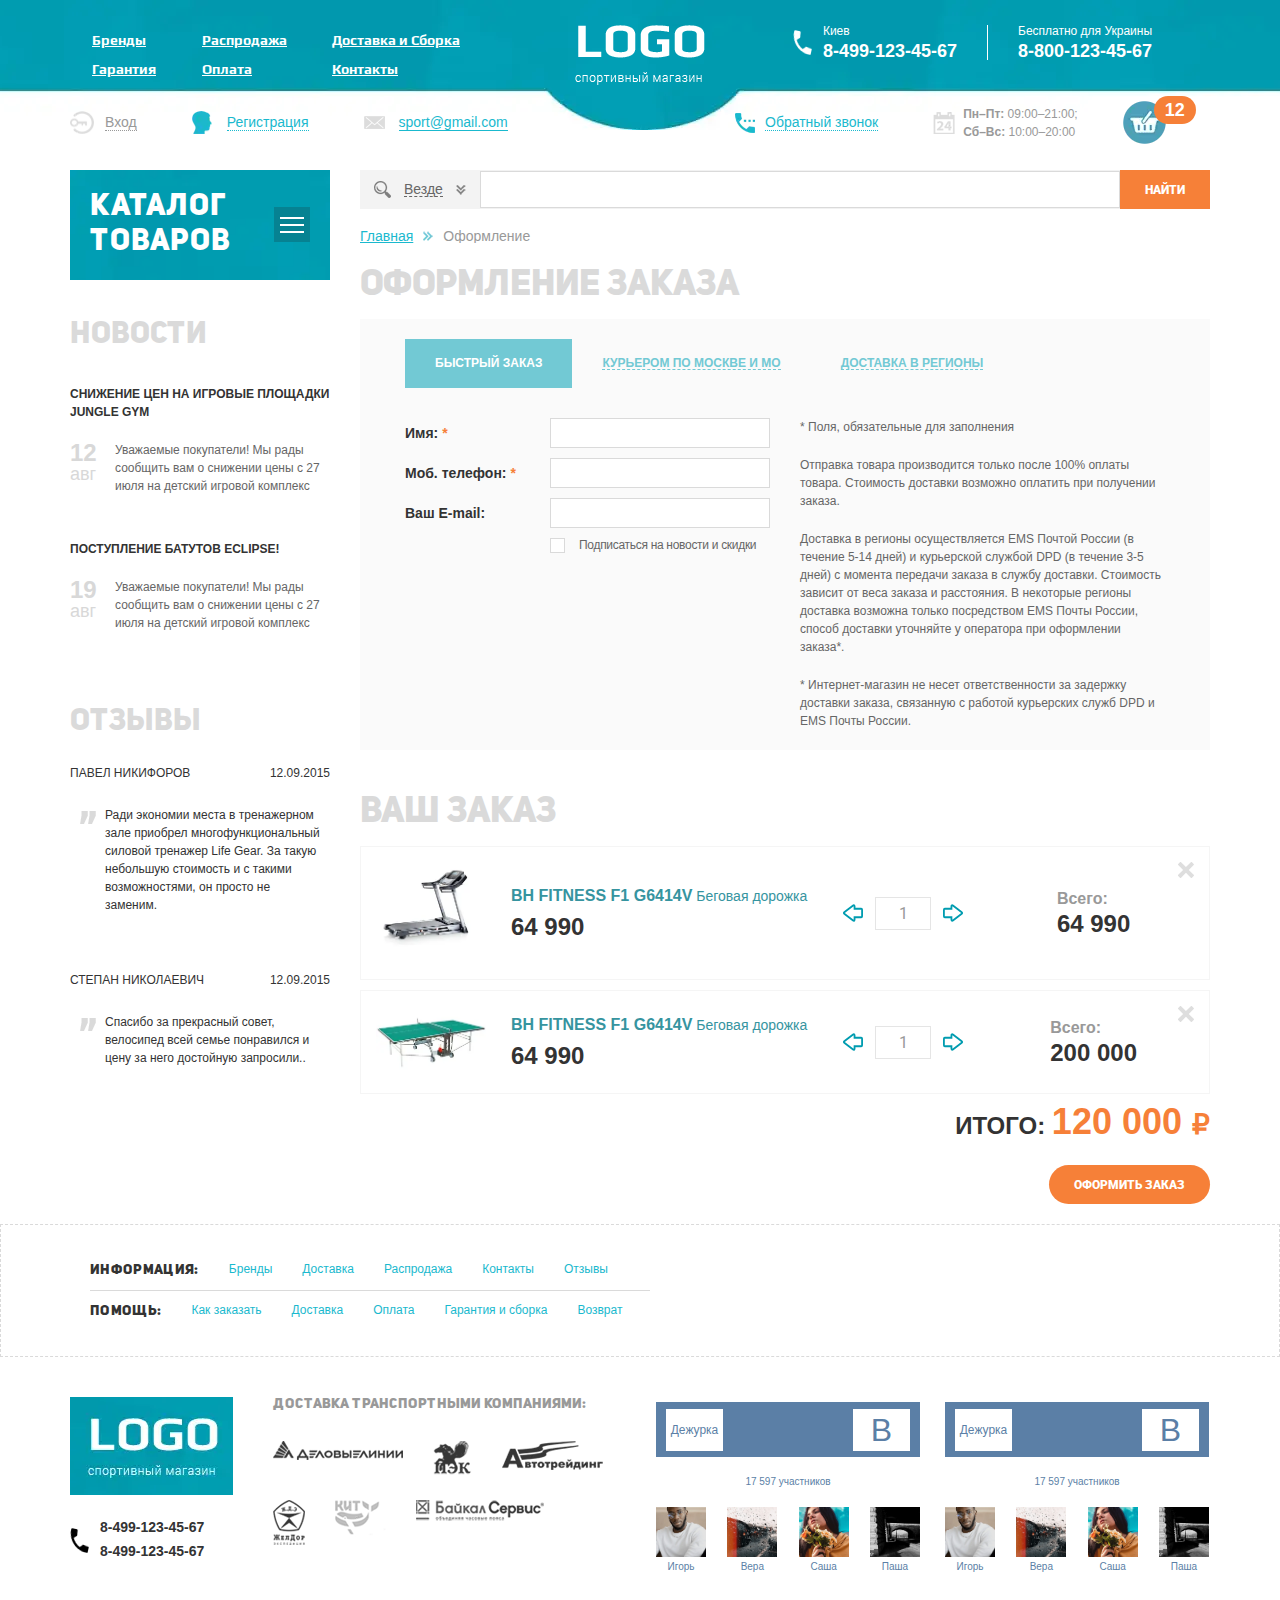
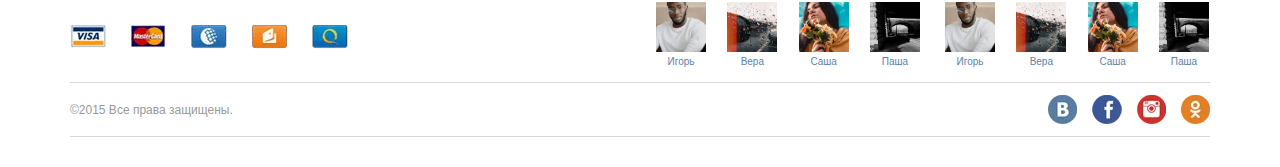
<file: checkout.html>
<!DOCTYPE html>
<html lang="ru">

<head>
	<title>Корзина</title>
	<meta charset="UTF-8">
	<meta name="format-detection" content="telephone=no">
	<link rel="stylesheet" href="css/style.min.css">
	<link rel="shortcut icon" href="favicon.ico">
	<!-- <meta name="robots" content="noindex, nofollow"> -->
	<!-- <meta name="viewport" content="width=device-width, initial-scale=1.0, maximum-scale=1.0, user-scalable=0"> -->
	<meta name="viewport" content="width=device-width, initial-scale=1.0">
</head>

<body>
	<div class="wrapper">
		<header class="header _lp">
			<div class="header__content _container">
				<div class="header__top top-header">
					<div class="top-header__column">
						<div class="top-header__menu menu">
							<div class="menu__icon icon-menu">
								<span></span>
								<span></span>
								<span></span>
							</div>
							<nav class="menu__body">
								<ul class="menu__list">
									<li><a href="catalog.html" class="menu__link">Бренды</a></li>
									<li><a href="product.html" class="menu__link">Распродажа</a></li>
									<li><a href="checkout.html" class="menu__link">Доставка и Сборка</a></li>
								</ul>
								<ul class="menu__list">
									<li><a href="" class="menu__link">Гарантия</a></li>
									<li><a href="" class="menu__link">Оплата</a></li>
									<li><a href="" class="menu__link">Контакты</a></li>
								</ul>
							</nav>
						</div>
					</div>
					<div class="top-header__column">
						<a href="" class="header__logo"><img src="img/header/logo.webp" alt=""></a>
					</div>
					<div class="top-header__column">
						<div class="top-header__contacts contacts-top">
							<div class="contacts-top__column">
								<div class="contacts-top__item contacts-top__item_icon">
									<div class="contacts-top__title">Киев</div>
									<a href="tel:84991234567" class="contacts-top__tel">8-499-123-45-67</a>
								</div>
							</div>
							<div class="contacts-top__column">
								<div class="contacts-top__item">
									<div class="contacts-top__title">Бесплатно для Украины</div>
									<a href="tel:88001234567" class="contacts-top__tel">8-800-123-45-67</a>
								</div>
							</div>
						</div>
					</div>
				</div>
				<div class="header__footer footer-header">
					<div class="footer-header__column">
						<ul data-da="menu__body,0,520" class="footer-header__motion motion-footer">
							<li><a href="" class="motion-footer__login"><span>Вход</span></a></li>
							<li><a href="" class="motion-footer__registry"><span>Регистрация</span></a></li>
							<li><a href="mailto:sport@gmail.com" class="motion-footer__mail"><span>sport@gmail.com</span></a></li>
						</ul>
					</div>
					<div class="footer-header__column">
						<div data-da="menu__body,2,520" class="footer-header__entry entry-footer">
							<div class="entry-footer__column">
								<a href="" class="entry-footer__telback"><span>Обратный звонок</span></a>
							</div>
							<div class="entry-footer__column">
								<div class="entry-footer__timing">
									<p><span>Пн–Пт:</span> 09:00–21:00;</p>
									<p><span>Сб–Вс:</span> 10:00–20:00</p>
								</div>
							</div>
							<div class="entry-footer__column">
								<a target="_blank" href="checkout.html" class="entry-footer__cart">
									<span>12</span>
								</a>
							</div>
						</div>
					</div>
				</div>
			</div>
		</header>
		<main class="page">
			<div class="page__container _container">
				<aside class="page__side">
					<nav class="page__menu menu-page">
						<div class="menu-page__header">
							<div class="menu-page__title">Каталог товаров</div>
							<div class="menu-page__burger">
								<div class="menu-page__box ">
									<span></span>
									<span></span>
									<span></span>
								</div>
							</div>
						</div>
						<div class="menu-page__body">
							<ul class="menu-page__list">
								<li class="menu-page__tab">
									<a href="" class="menu-page__link">Беговые дорожки</a>
									<div class="menu-page__submenu submenu-page">
										<div class="submenu-page__item">
											<ul class="submenu-page__menu">
												<li><a href="" class="submenu-page__link">Всепогодный</a></li>
												<li><a href="" class="submenu-page__link">Для помещений</a></li>
												<li><a href="" class="submenu-page__link">Профессиональный</a></li>
												<li><a href="" class="submenu-page__link">Любительский</a></li>
											</ul>
											<div class="submenu-page__product">
												<div class="item-product">
													<div class="item-product__title">
														<div class="item-product__subtitle">Товар дня</div>
														<div class="item-product__subtitle">Новинки</div>
													</div>
													<a href="" class="item-product__image">
														<picture>
															<source srcset="img/image/01.webp" type="image/webp"><img src="img/image/01.jpg" alt="">
														</picture>
													</a>
													<div class="item-product__block">
														<a href="" class="item-product__text">
															Домашний теннисный стол Donic Indoor Roller 800 Green
														</a>
														<div class="item-product__footer">
															<div class="item-product__old-price">64 990</div>
															<a href="" class="item-product__add"></a>
															<div class="item-product__price">64 990</div>
														</div>
													</div>
												</div>
											</div>
										</div>
									</div>
								</li>
								<li><a href="" class="menu-page__link">Эллиптические тренажеры</a></li>
								<li><a href="" class="menu-page__link">Велотренажеры</a></li>
								<li><a href="" class="menu-page__link">Гребные тренажеры</a></li>
								<li class="menu-page__tab">
									<a href="" class="menu-page__link">Вибромассажеры</a>
									<div class="menu-page__submenu submenu-page">
										<div class="submenu-page__item">
											<ul class="submenu-page__menu">
												<li><a href="" class="submenu-page__link">Всепогодный</a></li>
												<li><a href="" class="submenu-page__link">Для помещений</a></li>
												<li><a href="" class="submenu-page__link">Профессиональный</a></li>
												<li><a href="" class="submenu-page__link">Любительский</a></li>
											</ul>
											<div class="submenu-page__product">
												<div class="item-product">
													<div class="item-product__title">
														<div class="item-product__subtitle">Товар дня</div>
													</div>
													<a href="" class="item-product__image">
														<picture>
															<source srcset="img/image/01.webp" type="image/webp"><img src="img/image/01.jpg" alt="">
														</picture>
													</a>
													<div class="item-product__block">
														<a href="" class="item-product__text">
															Домашний теннисный стол Donic Indoor Roller 800 Green
														</a>
														<div class="item-product__footer">
															<div class="item-product__old-price">64 990</div>
															<a href="" class="item-product__add"></a>
															<div class="item-product__price">64 990</div>
														</div>
													</div>
												</div>
											</div>
										</div>
									</div>
								</li>
								<li><a href="" class="menu-page__link">Теннисные столы</a></li>
								<li><a href="" class="menu-page__link">Баскетбол</a></li>
								<li><a href="" class="menu-page__link">Массажные кресла</a></li>
								<li><a href="" class="menu-page__link">Массажные столы</a></li>
								<li><a href="" class="menu-page__link">Силовые тренажеры</a></li>
								<li class="menu-page__tab">
									<a href="" class="menu-page__link">Батуты</a>
									<div class="menu-page__submenu submenu-page">
										<div class="submenu-page__item">
											<ul class="submenu-page__menu">
												<li><a href="" class="submenu-page__link">Всепогодный</a></li>
												<li><a href="" class="submenu-page__link">Для помещений</a></li>
												<li><a href="" class="submenu-page__link">Профессиональный</a></li>
												<li><a href="" class="submenu-page__link">Любительский</a></li>
											</ul>
											<div class="submenu-page__product">
												<div class="item-product">
													<div class="item-product__title">
														<div class="item-product__subtitle">Товар дня</div>
														<div class="item-product__subtitle">Новинки</div>
													</div>
													<a href="" class="item-product__image">
														<picture>
															<source srcset="img/image/01.webp" type="image/webp"><img src="img/image/01.jpg" alt="">
														</picture>
													</a>
													<div class="item-product__block">
														<a href="" class="item-product__text">
															Домашний теннисный стол Donic Indoor Roller 800 Green
														</a>
														<div class="item-product__footer">
															<div class="item-product__old-price">64 990</div>
															<a href="" class="item-product__add"></a>
															<div class="item-product__price">64 990</div>
														</div>
													</div>
												</div>
											</div>
										</div>
									</div>
								</li>
								<li class="menu-page__tab">
									<a href="" class="menu-page__link">Детские городки</a>
									<div class="menu-page__submenu submenu-page">
										<div class="submenu-page__item">
											<ul class="submenu-page__menu">
												<li><a href="" class="submenu-page__link">Всепогодный</a></li>
												<li><a href="" class="submenu-page__link">Для помещений</a></li>
												<li><a href="" class="submenu-page__link">Профессиональный</a></li>
												<li><a href="" class="submenu-page__link">Любительский</a></li>
											</ul>
											<div class="submenu-page__product">
												<div class="item-product">
													<div class="item-product__title">
														<div class="item-product__subtitle">Товар дня</div>
													</div>
													<a href="" class="item-product__image">
														<picture>
															<source srcset="img/image/01.webp" type="image/webp"><img src="img/image/01.jpg" alt="">
														</picture>
													</a>
													<div class="item-product__block">
														<a href="" class="item-product__text">
															Домашний теннисный стол Donic Indoor Roller 800 Green
														</a>
														<div class="item-product__footer">
															<div class="item-product__old-price">64 990</div>
															<a href="" class="item-product__add"></a>
															<div class="item-product__price">64 990</div>
														</div>
													</div>
												</div>
											</div>
										</div>
									</div>
								</li>
								<li><a href="" class="menu-page__link">Дачная мебель</a></li>
								<li><a href="" class="menu-page__link">Уличные спортивные комплексы</a></li>
								<li><a href="" class="menu-page__link">Аксессуары</a></li>
							</ul>
						</div>
					</nav>
					<div class="page__widget-news widget-news">
						<a href="" class="widget-news__heading heading-widget">Новости</a>
						<div class="widget-news__items">
							<div class="widget-news__item">
								<a href="" class="widget-news__title">Снижение цен на игровые площадки Jungle Gym</a>
								<div class="widget-news__body">
									<div class="widget-news__data"><span>12</span>авг</div>
									<div class="widget-news__text">
										Уважаемые покупатели!
										Мы рады сообщить вам о снижении
										цены с 27 июля на детский игровой
										комплекс
									</div>
								</div>
							</div>
							<div class="widget-news__item">
								<a href="" class="widget-news__title">Поступление батутов Eclipse!</a>
								<div class="widget-news__body">
									<div class="widget-news__data"><span>19</span>авг</div>
									<div class="widget-news__text">
										Уважаемые покупатели!
										Мы рады сообщить вам о снижении
										цены с 27 июля на детский игровой
										комплекс
									</div>
								</div>
							</div>
						</div>
					</div>
					<div class="page__widget-recall widget-recall">
						<a href="" class="widget-recall__heading heading-widget">Отзывы</a>
						<div class="widget-recall__items">
							<a href="" class="widget-recall__item">
								<div class="widget-recall__header">
									<div class="widget-recall__name">Павел Никифоров</div>
									<div class="widget-recall__data">12.09.2015</div>
								</div>
								<div class="widget-recall__text">
									Ради экономии места в тренажерном
									зале приобрел многофункциональный
									силовой тренажер Life Gear. За такую
									небольшую стоимость и с такими
									возможностями, он просто не
									заменим.
								</div>
							</a>
							<a href="" class="widget-recall__item">
								<div class="widget-recall__header">
									<div class="widget-recall__name">Степан Николаевич</div>
									<div class="widget-recall__data">12.09.2015</div>
								</div>
								<div class="widget-recall__text">
									Спасибо за прекрасный совет,
									велосипед всей семье понравился
									и цену за него достойную запросили..
								</div>
							</a>
						</div>
					</div>
				</aside>
				<div class="page__body">
					<form action="#" class="page__scan scan-page">
						<div class="scan-page__elect">
							<div class="scan-page__title"><span>Везде</span><span data-text="Выбрано:"
									class="scan-page__amount"></span>
							</div>
							<div class="scan-page__class class-scan">
								<div class="class-scan__row">
									<div class="class-scan__column">
										<ul class="class-scan__list">
											<li>
												<label class="class-scan__checkbox checkbox">
													<input data-error="Ошибка" class="checkbox__input" type="checkbox" value="1" name="form[]">
													<span class="checkbox__text"><span>Беговые дорожки</span></span>
												</label>
											</li>
											<li>
												<label class="class-scan__checkbox checkbox">
													<input data-error="Ошибка" class="checkbox__input" type="checkbox" value="1" name="form[]">
													<span class="checkbox__text"><span>Эллиптические тренажеры</span></span>
												</label>
											</li>
											<li>
												<label class="class-scan__checkbox checkbox">
													<input data-error="Ошибка" class="checkbox__input" type="checkbox" value="1" name="form[]">
													<span class="checkbox__text"><span>Велотренажеры</span></span>
												</label>
											</li>
											<li>
												<label class="class-scan__checkbox checkbox">
													<input data-error="Ошибка" class="checkbox__input" type="checkbox" value="1" name="form[]">
													<span class="checkbox__text"><span>Гребные тренажеры</span></span>
												</label>
											</li>
											<li>
												<label class="class-scan__checkbox checkbox">
													<input data-error="Ошибка" class="checkbox__input" type="checkbox" value="1" name="form[]">
													<span class="checkbox__text"><span>Вибромассажеры</span></span>
												</label>
											</li>
										</ul>
									</div>
									<div class="class-scan__column">
										<ul class="class-scan__list">
											<li>
												<label class="class-scan__checkbox checkbox">
													<input data-error="Ошибка" class="checkbox__input" type="checkbox" value="1" name="form[]">
													<span class="checkbox__text"><span>Теннисные столы</span></span>
												</label>
											</li>
											<li>
												<label class="class-scan__checkbox checkbox">
													<input data-error="Ошибка" class="checkbox__input" type="checkbox" value="1" name="form[]">
													<span class="checkbox__text"><span>Баскетбольные щиты и стойки</span></span>
												</label>
											</li>
											<li>
												<label class="class-scan__checkbox checkbox">
													<input data-error="Ошибка" class="checkbox__input" type="checkbox" value="1" name="form[]">
													<span class="checkbox__text"><span>Массажные кресла</span></span>
												</label>
											</li>
											<li>
												<label class="class-scan__checkbox checkbox">
													<input data-error="Ошибка" class="checkbox__input" type="checkbox" value="1" name="form[]">
													<span class="checkbox__text"><span>Массажные столы</span></span>
												</label>
											</li>
											<li>
												<label class="class-scan__checkbox checkbox">
													<input data-error="Ошибка" class="checkbox__input" type="checkbox" value="1" name="form[]">
													<span class="checkbox__text"><span>Силовые тренажеры</span></span>
												</label>
											</li>
										</ul>
									</div>
									<div class="class-scan__column">
										<ul class="class-scan__list">
											<li>
												<label class="class-scan__checkbox checkbox">
													<input data-error="Ошибка" class="checkbox__input" type="checkbox" value="1" name="form[]">
													<span class="checkbox__text"><span>Батуты</span></span>
												</label>
											</li>
											<li>
												<label class="class-scan__checkbox checkbox">
													<input data-error="Ошибка" class="checkbox__input" type="checkbox" value="1" name="form[]">
													<span class="checkbox__text"><span>Детские городки</span></span>
												</label>
											</li>
											<li>
												<label class="class-scan__checkbox checkbox">
													<input data-error="Ошибка" class="checkbox__input" type="checkbox" value="1" name="form[]">
													<span class="checkbox__text"><span>Дачная мебель</span></span>
												</label>
											</li>
											<li>
												<label class="class-scan__checkbox checkbox">
													<input data-error="Ошибка" class="checkbox__input" type="checkbox" value="1" name="form[]">
													<span class="checkbox__text"><span>Уличные спортивные комплексы</span></span>
												</label>
											</li>
											<li>
												<label class="class-scan__checkbox checkbox">
													<input data-error="Ошибка" class="checkbox__input" type="checkbox" value="1" name="form[]">
													<span class="checkbox__text"><span>Аксессуары</span></span>
												</label>
											</li>
										</ul>
									</div>
								</div>
							</div>
						</div>
						<div class="scan-page__input">
							<input autocomplete="off" type="text" name="form[]" data-error="Ошибка" data-value="" class="input">
						</div>
						<button type="submit" class="scan-page__btn btn">Найти</button>
					</form>
					<nav class="breadsrumbs">
						<ul class="breadsrumbs__list">
							<li><a href="index.html" class="breadsrumbs__link">Главная</a></li>
							<li><span class="breadsrumbs__item">Оформление</span></li>
						</ul>
					</nav>
					<form action="#" class="checkout">
						<div class="checkout__title">Оформление заказа</div>
						<div class="checkout__content content-checkout _tabs">
							<nav class="content-checkout__nav">
								<div class="content-checkout__item _tabs-item _active"><span>Быстрый заказ</span></div>
								<div class="content-checkout__item _tabs-item"><span>Курьером по москве и мо</span></div>
								<div class="content-checkout__item _tabs-item"><span>Доставка в регионы</span></div>
							</nav>
							<div class="content-checkout__body">
								<div class="content-checkout__block _tabs-block _active">
									<div class="content-checkout__form form-checkout">
										<div class="form-checkout__column">
											<div class="form-checkout__line">
												<div class="form-checkout__label">Имя:&nbsp;<span>*</span></div>
												<div class="form-checkout__input">
													<input autocomplete="off" type="text" name="form[]" data-error="Ошибка" data-value=""
														class="input _req">
												</div>
											</div>
											<div class="form-checkout__line">
												<div class="form-checkout__label">Моб. телефон:&nbsp;<span>*</span></div>
												<div class="form-checkout__input">
													<input autocomplete="off" type="text" name="form[]" data-error="Ошибка" data-value=""
														class="input _req">
												</div>
											</div>
											<div class="form-checkout__line">
												<div class="form-checkout__label">Ваш E-mail:</div>
												<div class="form-checkout__input">
													<input autocomplete="off" type="text" name="form[]" data-error="Ошибка" data-value=""
														class="input _req">
												</div>
											</div>
											<div class="form-checkout__line form-checkout__line_chk">
												<div class="form-checkout__label">
													<div class="form-checkout__input">
														<label class="checkbox">
															<input data-error="Ошибка" class="checkbox__input" type="checkbox" value="1"
																name="form[]">
															<span class="checkbox__text"><span>Подписаться на новости и
																	скидки</span></span>
														</label>
													</div>
												</div>
											</div>
										</div>
										<div class="form-checkout__column">
											<div class="form-checkout__text">
												<p><span>*</span> Поля, обязательные для заполнения</p>
												<p>
													Отправка товара производится только после 100% оплаты
													товара. Стоимость доставки возможно оплатить при
													получении заказа.
												</p>

												<p>
													Доставка в регионы осуществляется EMS Почтой России
													(в течение 5-14 дней) и курьерской службой DPD (в течение
													3-5 дней) с момента передачи заказа в службу доставки.
													Стоимость зависит от веса заказа и расстояния. В некоторые
													регионы доставка возможна только посредством EMS Почты
													России, способ доставки уточняйте у оператора при
													оформлении заказа*.
												</p>

												<p>
													* Интернет-магазин не несет ответственности за задержку
													доставки заказа, связанную с работой курьерских служб DPD
													и EMS Почты России.
												</p>
											</div>
										</div>
									</div>
								</div>
								<div class="content-checkout__block _tabs-block"></div>
								<div class="content-checkout__block _tabs-block"></div>
							</div>

						</div>

						<div class="checkout__order order-checkout">
							<div class="order-checkout__title">Ваш заказ</div>
							<div class="order-checkout__items">
								<div class="order-checkout__item">
									<div class="item-order__content">

										<a href="" class="item-order__image">
											<picture>
												<source srcset="img/image/02.webp" type="image/webp"><img src="img/image/02.jpg" alt="">
											</picture>
										</a>
										<div class="item-order__body">
											<a href="" class="item-order__title"><span>BH Fitness F1 G6414V</span> Беговая дорожка
											</a>
											<div class="item-order__price">64 990 </div>
										</div>

										<div class="item-order__quantity">
											<div class="quantity">
												<div class="quantity__button quantity__button_minus"></div>
												<div class="quantity__input">
													<input autocomplete="off" type="text" name="form[]" value="1">
												</div>
												<div class="quantity__button quantity__button_plus"></div>
											</div>
										</div>
										<div class="item-order__total">
											<div class="item-order__label">Всего:</div>
											<div class="item-order__price">64 990</div>
										</div>
										<a href="" class="item-order__delete"></a>
									</div>
								</div>
								<div class="order-checkout__item">
									<div class="item-order__content">

										<a href="" class="item-order__image">
											<picture>
												<source srcset="img/image/01.webp" type="image/webp"><img src="img/image/01.jpg" alt="">
											</picture>
										</a>
										<div class="item-order__body">
											<a href="" class="item-order__title"><span>BH Fitness F1 G6414V</span> Беговая дорожка
											</a>
											<div class="item-order__price">64 990 </div>
										</div>

										<div class="item-order__quantity">
											<div class="quantity">
												<div class="quantity__button quantity__button_minus"></div>
												<div class="quantity__input">
													<input autocomplete="off" type="text" name="form[]" value="1">
												</div>
												<div class="quantity__button quantity__button_plus"></div>
											</div>
										</div>
										<div class="item-order__total">
											<div class="item-order__label">Всего:</div>
											<div class="item-order__price">200 000</div>
										</div>
										<a href="" class="item-order__delete"></a>
									</div>
								</div>
							</div>
							<div class="order-checkout__footer">
								<div class="order-checkout__total">Итого: <span class="rub">120 000 </span></div>
								<button type="submit" class="order-checkout__btn btn">Оформить заказ</button>
							</div>
						</div>
					</form>
				</div>
			</div>
			<section class="page__info-help info-help">
				<div class="info-help__container _container">
					<div class="info-help__block">
						<div class="info-help__row">
							<div class="info-help__line">
								<ul class="info-help__list">
									<li class="info-help__black">Информация:</li>
									<li><a href="" class="info-help__link">Бренды</a></li>
									<li><a href="" class="info-help__link">Доставка</a></li>
									<li><a href="" class="info-help__link">Распродажа</a></li>
									<li><a href="" class="info-help__link">Контакты</a></li>
									<li><a href="" class="info-help__link">Отзывы</a></li>
								</ul>
							</div>
							<div class="info-help__line">
								<ul class="info-help__list">
									<li class="info-help__black">Помощь:</li>
									<li><a href="" class="info-help__link">Как заказать</a></li>
									<li><a href="" class="info-help__link">Доставка</a></li>
									<li><a href="" class="info-help__link">Оплата</a></li>
									<li><a href="" class="info-help__link">Гарантия и сборка</a></li>
									<li><a href="" class="info-help__link">Возврат</a></li>
								</ul>
							</div>
						</div>
					</div>
				</div>
			</section>
		</main>
		<footer class="footer">
			<div class="footer__content _container">
				<div class="footer__top">
					<div class="footer__column">
						<div class="footer__block-left block-left">
							<div class="block-left__top top-left">
								<div class="top-left__logo logo-left">
									<a href="" class="logo-left__logotype">
										<picture>
											<source srcset="img/icons/logotyp.webp" type="image/webp"><img src="img/icons/logotyp.png" alt="">
										</picture>
									</a>
									<div class="logo-left__tel">
										<p><a href="tel:84991234567">8-499-123-45-67</a></p>
										<p><a href="tel:84991234567">8-499-123-45-67</a></p>
									</div>
								</div>
								<div class="top-left__company company-left">
									<div class="company-left__title">Доставка транспортными компаниями:</div>
									<div class="company-left__brand brand-left">
										<div class="brand-left__logo">
											<picture>
												<source srcset="img/company/01.webp" type="image/webp"><img src="img/company/01.png" alt="">
											</picture>
										</div>
										<div class="brand-left__logo">
											<picture>
												<source srcset="img/company/02.webp" type="image/webp"><img src="img/company/02.png" alt="">
											</picture>
										</div>
										<div class="brand-left__logo">
											<picture>
												<source srcset="img/company/03.webp" type="image/webp"><img src="img/company/03.png" alt="">
											</picture>
										</div>
										<div class="brand-left__logo">
											<picture>
												<source srcset="img/company/04.webp" type="image/webp"><img src="img/company/04.png" alt="">
											</picture>
										</div>
										<div class="brand-left__logo">
											<picture>
												<source srcset="img/company/05.webp" type="image/webp"><img src="img/company/05.png" alt="">
											</picture>
										</div>
										<div class="brand-left__logo">
											<picture>
												<source srcset="img/company/06.webp" type="image/webp"><img src="img/company/06.png" alt="">
											</picture>
										</div>
									</div>
								</div>
							</div>
							<div class="block-left__bottom bottom-left">
								<div class="bottom-left__payment">
									<div class="bottom-left__icon">
										<picture>
											<source srcset="img/payment/viza.webp" type="image/webp"><img src="img/payment/viza.png" alt="">
										</picture>
									</div>
									<div class="bottom-left__icon">
										<picture>
											<source srcset="img/payment/mc.webp" type="image/webp"><img src="img/payment/mc.png" alt="">
										</picture>
									</div>
									<div class="bottom-left__icon">
										<picture>
											<source srcset="img/payment/wm.webp" type="image/webp"><img src="img/payment/wm.png" alt="">
										</picture>
									</div>
									<div class="bottom-left__icon">
										<picture>
											<source srcset="img/payment/ym.webp" type="image/webp"><img src="img/payment/ym.png" alt="">
										</picture>
									</div>
									<div class="bottom-left__icon">
										<picture>
											<source srcset="img/payment/qiwi.webp" type="image/webp"><img src="img/payment/qiwi.png" alt="">
										</picture>
									</div>
								</div>
							</div>
						</div>
					</div>
					<div class="footer__column">
						<div class="footer__block-right block-right">
							<div class="block-right__column">
								<div class="block-right__item">
									<div class="block-right__top top-right-block">
										<div class="top-right-block__slogan">Дежурка</div>
										<div class="top-right-block__vk">B</div>
									</div>
									<div class="block-right__title">17 597 участников</div>
									<div class="block-right__row">
										<div class="block-right__lineline-block-right">
											<div class="line-block-right__user">
												<div class="line-block-right__image _ibg">
													<picture>
														<source srcset="img/vk/01.webp" type="image/webp"><img src="img/vk/01.png" alt="">
													</picture>
												</div>
												<div class="line-block-right__name">Игорь</div>
											</div>
											<div class="line-block-right__user">
												<div class="line-block-right__image _ibg">
													<picture>
														<source srcset="img/vk/02.webp" type="image/webp"><img src="img/vk/02.png" alt="">
													</picture>
												</div>
												<div class="line-block-right__name">Вера</div>
											</div>
											<div class="line-block-right__user">
												<div class="line-block-right__image _ibg">
													<picture>
														<source srcset="img/vk/03.webp" type="image/webp"><img src="img/vk/03.png" alt="">
													</picture>
												</div>
												<div class="line-block-right__name">Саша</div>
											</div>
											<div class="line-block-right__user">
												<div class="line-block-right__image _ibg">
													<picture>
														<source srcset="img/vk/04.webp" type="image/webp"><img src="img/vk/04.png" alt="">
													</picture>
												</div>
												<div class="line-block-right__name">Паша</div>
											</div>
										</div>
										<div class="block-right__lineline-block-right">
											<div class="line-block-right__user">
												<div class="line-block-right__image _ibg">
													<picture>
														<source srcset="img/vk/01.webp" type="image/webp"><img src="img/vk/01.png" alt="">
													</picture>
												</div>
												<div class="line-block-right__name">Игорь</div>
											</div>
											<div class="line-block-right__user">
												<div class="line-block-right__image _ibg">
													<picture>
														<source srcset="img/vk/02.webp" type="image/webp"><img src="img/vk/02.png" alt="">
													</picture>
												</div>
												<div class="line-block-right__name">Вера</div>
											</div>
											<div class="line-block-right__user">
												<div class="line-block-right__image _ibg">
													<picture>
														<source srcset="img/vk/03.webp" type="image/webp"><img src="img/vk/03.png" alt="">
													</picture>
												</div>
												<div class="line-block-right__name">Саша</div>
											</div>
											<div class="line-block-right__user">
												<div class="line-block-right__image _ibg">
													<picture>
														<source srcset="img/vk/04.webp" type="image/webp"><img src="img/vk/04.png" alt="">
													</picture>
												</div>
												<div class="line-block-right__name">Паша</div>
											</div>
										</div>
									</div>
								</div>
							</div>
							<div class="block-right__column">
								<div class="block-right__item">
									<div class="block-right__top top-right-block">
										<div class="top-right-block__slogan">Дежурка</div>
										<div class="top-right-block__vk">B</div>
									</div>
									<div class="block-right__title">17 597 участников</div>
									<div class="block-right__row">
										<div class="block-right__lineline-block-right">
											<div class="line-block-right__user">
												<div class="line-block-right__image _ibg">
													<picture>
														<source srcset="img/vk/01.webp" type="image/webp"><img src="img/vk/01.png" alt="">
													</picture>
												</div>
												<div class="line-block-right__name">Игорь</div>
											</div>
											<div class="line-block-right__user">
												<div class="line-block-right__image _ibg">
													<picture>
														<source srcset="img/vk/02.webp" type="image/webp"><img src="img/vk/02.png" alt="">
													</picture>
												</div>
												<div class="line-block-right__name">Вера</div>
											</div>
											<div class="line-block-right__user">
												<div class="line-block-right__image _ibg">
													<picture>
														<source srcset="img/vk/03.webp" type="image/webp"><img src="img/vk/03.png" alt="">
													</picture>
												</div>
												<div class="line-block-right__name">Саша</div>
											</div>
											<div class="line-block-right__user">
												<div class="line-block-right__image _ibg">
													<picture>
														<source srcset="img/vk/04.webp" type="image/webp"><img src="img/vk/04.png" alt="">
													</picture>
												</div>
												<div class="line-block-right__name">Паша</div>
											</div>
										</div>
										<div class="block-right__lineline-block-right">
											<div class="line-block-right__user">
												<div class="line-block-right__image _ibg">
													<picture>
														<source srcset="img/vk/01.webp" type="image/webp"><img src="img/vk/01.png" alt="">
													</picture>
												</div>
												<div class="line-block-right__name">Игорь</div>
											</div>
											<div class="line-block-right__user">
												<div class="line-block-right__image _ibg">
													<picture>
														<source srcset="img/vk/02.webp" type="image/webp"><img src="img/vk/02.png" alt="">
													</picture>
												</div>
												<div class="line-block-right__name">Вера</div>
											</div>
											<div class="line-block-right__user">
												<div class="line-block-right__image _ibg">
													<picture>
														<source srcset="img/vk/03.webp" type="image/webp"><img src="img/vk/03.png" alt="">
													</picture>
												</div>
												<div class="line-block-right__name">Саша</div>
											</div>
											<div class="line-block-right__user">
												<div class="line-block-right__image _ibg">
													<picture>
														<source srcset="img/vk/04.webp" type="image/webp"><img src="img/vk/04.png" alt="">
													</picture>
												</div>
												<div class="line-block-right__name">Паша</div>
											</div>
										</div>
									</div>
								</div>
							</div>
						</div>
					</div>
				</div>
				<div class="footer__bottom bottom-footer">
					<div class="bottom-footer__police">©2015 Все права защищены.</div>
					<div class="bottom-footer__social social-footer">
						<a href="" class="social-footer__icon">
							<picture>
								<source srcset="img/social/vk.webp" type="image/webp"><img src="img/social/vk.png" alt="">
							</picture>
						</a>
						<a href="" class="social-footer__icon">
							<picture>
								<source srcset="img/social/facebook.webp" type="image/webp"><img src="img/social/facebook.png" alt="">
							</picture>
						</a>
						<a href="" class="social-footer__icon">
							<picture>
								<source srcset="img/social/instagram.webp" type="image/webp"><img src="img/social/instagram.png" alt="">
							</picture>
						</a>
						<a href="" class="social-footer__icon">
							<picture>
								<source srcset="img/social/od.webp" type="image/webp"><img src="img/social/od.png" alt="">
							</picture>
						</a>
					</div>
				</div>
			</div>
		</footer>
	</div>
	<div class="popup popup_popup">
		<div class="popup__content">
			<div class="popup__body">
				<div class="popup__close"></div>
			</div>
		</div>
	</div>
	<div class="popup popup_massagename-message">
		<div class="popup__content">
			<div class="popup__body">
				<div class="popup__close"></div>
			</div>
		</div>
	</div>
	<div class="popup popup_video">
		<div class="popup__content">
			<div class="popup__body">
				<div class="popup__close popup__close_video"></div>
				<div class="popup__video _video"></div>
			</div>
		</div>
	</div>

	<!-- Swiper -->
	<!-- <script src="https://unpkg.com/swiper/swiper-bundle.min.js"></script> -->
	<script src="js/vendors.min.js"></script>
	<script src="js/app.min.js"></script>
</body>

</html>
</file>
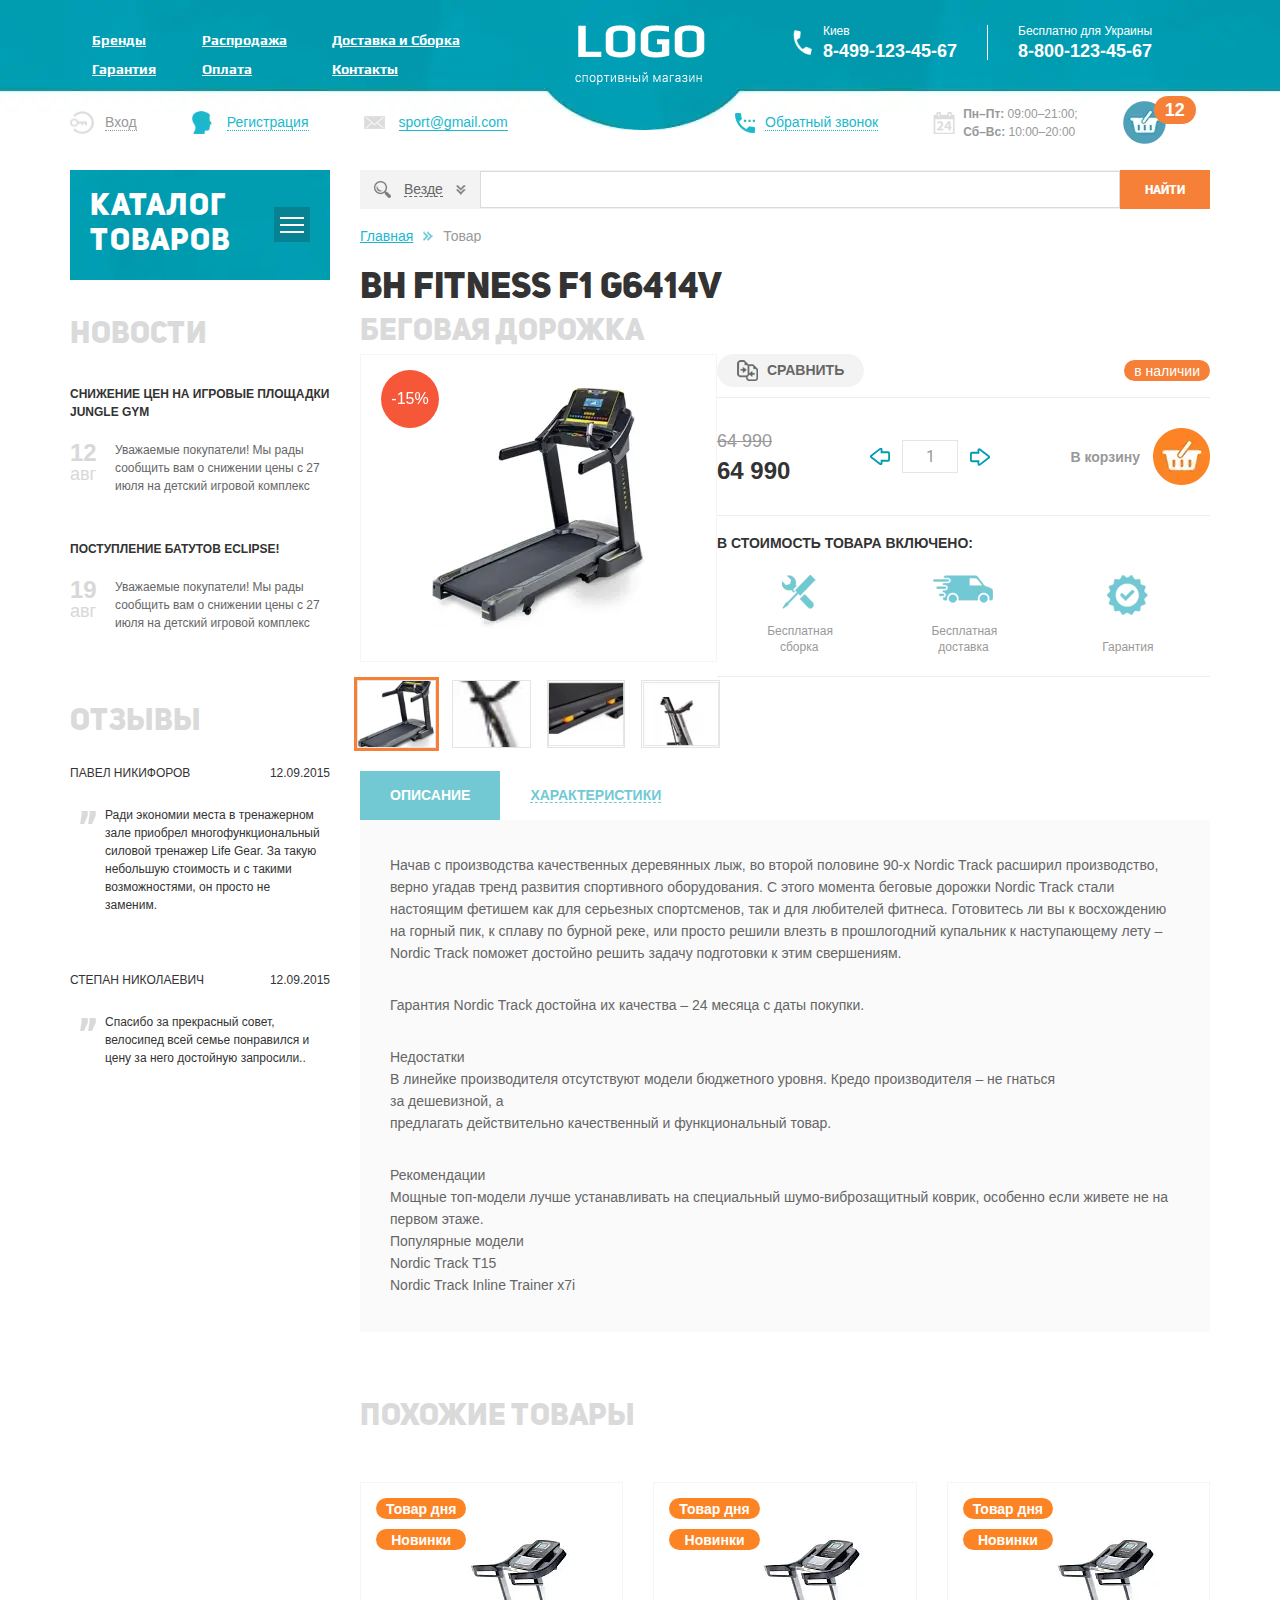
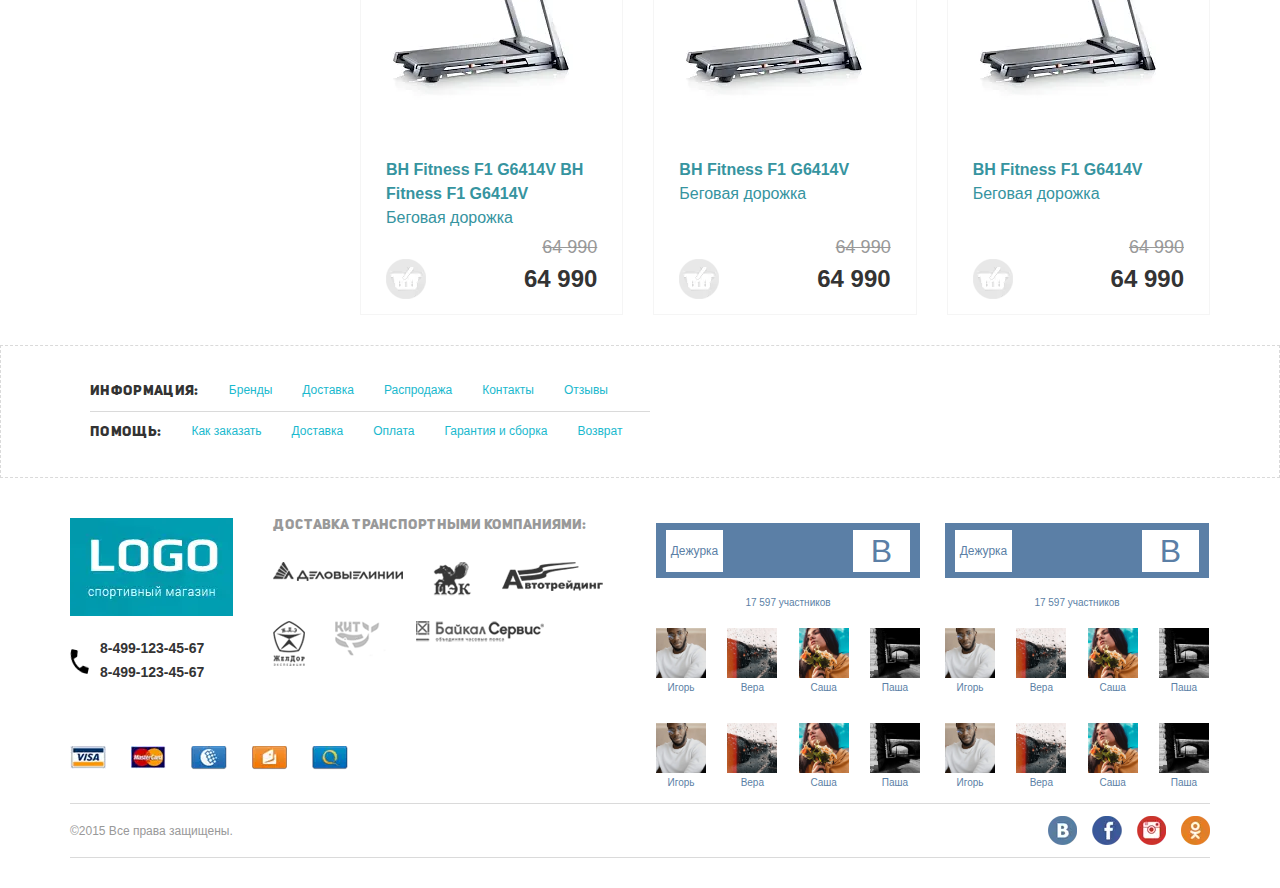
<file: product.html>
<!DOCTYPE html>
<html lang="ru">
 <head>
	<title>Товар</title>
	<meta charset="UTF-8">
	<meta name="format-detection" content="telephone=no">
	<link rel="stylesheet" href="css/style.min.css">
	<link rel="shortcut icon" href="favicon.ico">
	<!-- <meta name="robots" content="noindex, nofollow"> -->
	<!-- <meta name="viewport" content="width=device-width, initial-scale=1.0, maximum-scale=1.0, user-scalable=0"> -->
	<meta name="viewport" content="width=device-width, initial-scale=1.0">
</head>

<body>
	<div class="wrapper">
		<header class="header _lp">
	<div class="header__content _container">
		<div class="header__top top-header">
			<div class="top-header__column">
				<div class="top-header__menu menu">
					<div class="menu__icon icon-menu">
						<span></span>
						<span></span>
						<span></span>
					</div>
					<nav class="menu__body">
						<ul class="menu__list">
							<li><a href="catalog.html" class="menu__link">Бренды</a></li>
							<li><a href="product.html" class="menu__link">Распродажа</a></li>
							<li><a href="checkout.html" class="menu__link">Доставка и Сборка</a></li>
						</ul>
						<ul class="menu__list">
							<li><a href="" class="menu__link">Гарантия</a></li>
							<li><a href="" class="menu__link">Оплата</a></li>
							<li><a href="" class="menu__link">Контакты</a></li>
						</ul>
					</nav>
				</div>
			</div>
			<div class="top-header__column">
				<a href="" class="header__logo"><img src="img/header/logo.webp" alt=""></a>
			</div>
			<div class="top-header__column">
				<div class="top-header__contacts contacts-top">
					<div class="contacts-top__column">
						<div class="contacts-top__item contacts-top__item_icon">
							<div class="contacts-top__title">Киев</div>
							<a href="tel:84991234567" class="contacts-top__tel">8-499-123-45-67</a>
						</div>
					</div>
					<div class="contacts-top__column">
						<div class="contacts-top__item">
							<div class="contacts-top__title">Бесплатно для Украины</div>
							<a href="tel:88001234567" class="contacts-top__tel">8-800-123-45-67</a>
						</div>
					</div>
				</div>
			</div>
		</div>
		<div class="header__footer footer-header">
			<div class="footer-header__column">
				<ul data-da="menu__body,0,520" class="footer-header__motion motion-footer">
					<li><a href="" class="motion-footer__login"><span>Вход</span></a></li>
					<li><a href="" class="motion-footer__registry"><span>Регистрация</span></a></li>
					<li><a href="mailto:sport@gmail.com" class="motion-footer__mail"><span>sport@gmail.com</span></a></li>
				</ul>
			</div>
			<div class="footer-header__column">
				<div data-da="menu__body,2,520" class="footer-header__entry entry-footer">
					<div class="entry-footer__column">
						<a href="" class="entry-footer__telback"><span>Обратный звонок</span></a>
					</div>
					<div class="entry-footer__column">
						<div class="entry-footer__timing">
							<p><span>Пн–Пт:</span> 09:00–21:00;</p>
							<p><span>Сб–Вс:</span> 10:00–20:00</p>
						</div>
					</div>
					<div class="entry-footer__column">
						<a target="_blank" href="checkout.html" class="entry-footer__cart">
							<span>12</span>
						</a>
					</div>
				</div>
			</div>
		</div>
	</div>
</header>
		<main class="page">
			<div class="page__container _container">
				<aside class="page__side">
					<nav class="page__menu menu-page">
						<div class="menu-page__header">
							<div class="menu-page__title">Каталог товаров</div>
							<div class="menu-page__burger">
								<div class="menu-page__box ">
									<span></span>
									<span></span>
									<span></span>
								</div>
							</div>
						</div>
						<div class="menu-page__body">
							<ul class="menu-page__list">
								<li class="menu-page__tab">
									<a href="" class="menu-page__link">Беговые дорожки</a>
									<div class="menu-page__submenu submenu-page">
										<div class="submenu-page__item">
											<ul class="submenu-page__menu">
												<li><a href="" class="submenu-page__link">Всепогодный</a></li>
												<li><a href="" class="submenu-page__link">Для помещений</a></li>
												<li><a href="" class="submenu-page__link">Профессиональный</a></li>
												<li><a href="" class="submenu-page__link">Любительский</a></li>
											</ul>
											<div class="submenu-page__product">
												<div class="item-product">
													<div class="item-product__title">
														<div class="item-product__subtitle">Товар дня</div>
														<div class="item-product__subtitle">Новинки</div>
													</div>
													<a href="" class="item-product__image">
														<picture><source srcset="img/image/01.webp" type="image/webp"><img src="img/image/01.jpg" alt=""></picture>
													</a>
													<div class="item-product__block">
														<a href="" class="item-product__text">
															Домашний теннисный стол Donic Indoor Roller 800 Green
														</a>
														<div class="item-product__footer">
															<div class="item-product__old-price">64 990</div>
															<a href="" class="item-product__add"></a>
															<div class="item-product__price">64 990</div>
														</div>
													</div>
												</div>
											</div>
										</div>
									</div>
								</li>
								<li><a href="" class="menu-page__link">Эллиптические тренажеры</a></li>
								<li><a href="" class="menu-page__link">Велотренажеры</a></li>
								<li><a href="" class="menu-page__link">Гребные тренажеры</a></li>
								<li class="menu-page__tab">
									<a href="" class="menu-page__link">Вибромассажеры</a>
									<div class="menu-page__submenu submenu-page">
										<div class="submenu-page__item">
											<ul class="submenu-page__menu">
												<li><a href="" class="submenu-page__link">Всепогодный</a></li>
												<li><a href="" class="submenu-page__link">Для помещений</a></li>
												<li><a href="" class="submenu-page__link">Профессиональный</a></li>
												<li><a href="" class="submenu-page__link">Любительский</a></li>
											</ul>
											<div class="submenu-page__product">
												<div class="item-product">
													<div class="item-product__title">
														<div class="item-product__subtitle">Товар дня</div>
													</div>
													<a href="" class="item-product__image">
														<picture><source srcset="img/image/01.webp" type="image/webp"><img src="img/image/01.jpg" alt=""></picture>
													</a>
													<div class="item-product__block">
														<a href="" class="item-product__text">
															Домашний теннисный стол Donic Indoor Roller 800 Green
														</a>
														<div class="item-product__footer">
															<div class="item-product__old-price">64 990</div>
															<a href="" class="item-product__add"></a>
															<div class="item-product__price">64 990</div>
														</div>
													</div>
												</div>
											</div>
										</div>
									</div>
								</li>
								<li><a href="" class="menu-page__link">Теннисные столы</a></li>
								<li><a href="" class="menu-page__link">Баскетбол</a></li>
								<li><a href="" class="menu-page__link">Массажные кресла</a></li>
								<li><a href="" class="menu-page__link">Массажные столы</a></li>
								<li><a href="" class="menu-page__link">Силовые тренажеры</a></li>
								<li class="menu-page__tab">
									<a href="" class="menu-page__link">Батуты</a>
									<div class="menu-page__submenu submenu-page">
										<div class="submenu-page__item">
											<ul class="submenu-page__menu">
												<li><a href="" class="submenu-page__link">Всепогодный</a></li>
												<li><a href="" class="submenu-page__link">Для помещений</a></li>
												<li><a href="" class="submenu-page__link">Профессиональный</a></li>
												<li><a href="" class="submenu-page__link">Любительский</a></li>
											</ul>
											<div class="submenu-page__product">
												<div class="item-product">
													<div class="item-product__title">
														<div class="item-product__subtitle">Товар дня</div>
														<div class="item-product__subtitle">Новинки</div>
													</div>
													<a href="" class="item-product__image">
														<picture><source srcset="img/image/01.webp" type="image/webp"><img src="img/image/01.jpg" alt=""></picture>
													</a>
													<div class="item-product__block">
														<a href="" class="item-product__text">
															Домашний теннисный стол Donic Indoor Roller 800 Green
														</a>
														<div class="item-product__footer">
															<div class="item-product__old-price">64 990</div>
															<a href="" class="item-product__add"></a>
															<div class="item-product__price">64 990</div>
														</div>
													</div>
												</div>
											</div>
										</div>
									</div>
								</li>
								<li class="menu-page__tab">
									<a href="" class="menu-page__link">Детские городки</a>
									<div class="menu-page__submenu submenu-page">
										<div class="submenu-page__item">
											<ul class="submenu-page__menu">
												<li><a href="" class="submenu-page__link">Всепогодный</a></li>
												<li><a href="" class="submenu-page__link">Для помещений</a></li>
												<li><a href="" class="submenu-page__link">Профессиональный</a></li>
												<li><a href="" class="submenu-page__link">Любительский</a></li>
											</ul>
											<div class="submenu-page__product">
												<div class="item-product">
													<div class="item-product__title">
														<div class="item-product__subtitle">Товар дня</div>
													</div>
													<a href="" class="item-product__image">
														<picture><source srcset="img/image/01.webp" type="image/webp"><img src="img/image/01.jpg" alt=""></picture>
													</a>
													<div class="item-product__block">
														<a href="" class="item-product__text">
															Домашний теннисный стол Donic Indoor Roller 800 Green
														</a>
														<div class="item-product__footer">
															<div class="item-product__old-price">64 990</div>
															<a href="" class="item-product__add"></a>
															<div class="item-product__price">64 990</div>
														</div>
													</div>
												</div>
											</div>
										</div>
									</div>
								</li>
								<li><a href="" class="menu-page__link">Дачная мебель</a></li>
								<li><a href="" class="menu-page__link">Уличные спортивные комплексы</a></li>
								<li><a href="" class="menu-page__link">Аксессуары</a></li>
							</ul>
						</div>
					</nav>
					<div class="page__widget-news widget-news">
						<a href="" class="widget-news__heading heading-widget">Новости</a>
						<div class="widget-news__items">
							<div class="widget-news__item">
								<a href="" class="widget-news__title">Снижение цен на игровые площадки Jungle Gym</a>
								<div class="widget-news__body">
									<div class="widget-news__data"><span>12</span>авг</div>
									<div class="widget-news__text">
										Уважаемые покупатели!
										Мы рады сообщить вам о снижении
										цены с 27 июля на детский игровой
										комплекс
									</div>
								</div>
							</div>
							<div class="widget-news__item">
								<a href="" class="widget-news__title">Поступление батутов Eclipse!</a>
								<div class="widget-news__body">
									<div class="widget-news__data"><span>19</span>авг</div>
									<div class="widget-news__text">
										Уважаемые покупатели!
										Мы рады сообщить вам о снижении
										цены с 27 июля на детский игровой
										комплекс
									</div>
								</div>
							</div>
						</div>
					</div>
					<div class="page__widget-recall widget-recall">
						<a href="" class="widget-recall__heading heading-widget">Отзывы</a>
						<div class="widget-recall__items">
							<a href="" class="widget-recall__item">
								<div class="widget-recall__header">
									<div class="widget-recall__name">Павел Никифоров</div>
									<div class="widget-recall__data">12.09.2015</div>
								</div>
								<div class="widget-recall__text">
									Ради экономии места в тренажерном
									зале приобрел многофункциональный
									силовой тренажер Life Gear. За такую
									небольшую стоимость и с такими
									возможностями, он просто не
									заменим.
								</div>
							</a>
							<a href="" class="widget-recall__item">
								<div class="widget-recall__header">
									<div class="widget-recall__name">Степан Николаевич</div>
									<div class="widget-recall__data">12.09.2015</div>
								</div>
								<div class="widget-recall__text">
									Спасибо за прекрасный совет,
									велосипед всей семье понравился
									и цену за него достойную запросили..
								</div>
							</a>
						</div>
					</div>
				</aside>
				<div class="page__body">
					<form action="#" class="page__scan scan-page">
						<div class="scan-page__elect">
							<div class="scan-page__title"><span>Везде</span><span data-text="Выбрано:"
									class="scan-page__amount"></span>
							</div>
							<div class="scan-page__class class-scan">
								<div class="class-scan__row">
									<div class="class-scan__column">
										<ul class="class-scan__list">
											<li>
												<label class="class-scan__checkbox checkbox">
													<input data-error="Ошибка" class="checkbox__input" type="checkbox" value="1"
														name="form[]">
													<span class="checkbox__text"><span>Беговые дорожки</span></span>
												</label>
											</li>
											<li>
												<label class="class-scan__checkbox checkbox">
													<input data-error="Ошибка" class="checkbox__input" type="checkbox" value="1"
														name="form[]">
													<span class="checkbox__text"><span>Эллиптические тренажеры</span></span>
												</label>
											</li>
											<li>
												<label class="class-scan__checkbox checkbox">
													<input data-error="Ошибка" class="checkbox__input" type="checkbox" value="1"
														name="form[]">
													<span class="checkbox__text"><span>Велотренажеры</span></span>
												</label>
											</li>
											<li>
												<label class="class-scan__checkbox checkbox">
													<input data-error="Ошибка" class="checkbox__input" type="checkbox" value="1"
														name="form[]">
													<span class="checkbox__text"><span>Гребные тренажеры</span></span>
												</label>
											</li>
											<li>
												<label class="class-scan__checkbox checkbox">
													<input data-error="Ошибка" class="checkbox__input" type="checkbox" value="1"
														name="form[]">
													<span class="checkbox__text"><span>Вибромассажеры</span></span>
												</label>
											</li>
										</ul>
									</div>
									<div class="class-scan__column">
										<ul class="class-scan__list">
											<li>
												<label class="class-scan__checkbox checkbox">
													<input data-error="Ошибка" class="checkbox__input" type="checkbox" value="1"
														name="form[]">
													<span class="checkbox__text"><span>Теннисные столы</span></span>
												</label>
											</li>
											<li>
												<label class="class-scan__checkbox checkbox">
													<input data-error="Ошибка" class="checkbox__input" type="checkbox" value="1"
														name="form[]">
													<span class="checkbox__text"><span>Баскетбольные щиты и стойки</span></span>
												</label>
											</li>
											<li>
												<label class="class-scan__checkbox checkbox">
													<input data-error="Ошибка" class="checkbox__input" type="checkbox" value="1"
														name="form[]">
													<span class="checkbox__text"><span>Массажные кресла</span></span>
												</label>
											</li>
											<li>
												<label class="class-scan__checkbox checkbox">
													<input data-error="Ошибка" class="checkbox__input" type="checkbox" value="1"
														name="form[]">
													<span class="checkbox__text"><span>Массажные столы</span></span>
												</label>
											</li>
											<li>
												<label class="class-scan__checkbox checkbox">
													<input data-error="Ошибка" class="checkbox__input" type="checkbox" value="1"
														name="form[]">
													<span class="checkbox__text"><span>Силовые тренажеры</span></span>
												</label>
											</li>
										</ul>
									</div>
									<div class="class-scan__column">
										<ul class="class-scan__list">
											<li>
												<label class="class-scan__checkbox checkbox">
													<input data-error="Ошибка" class="checkbox__input" type="checkbox" value="1"
														name="form[]">
													<span class="checkbox__text"><span>Батуты</span></span>
												</label>
											</li>
											<li>
												<label class="class-scan__checkbox checkbox">
													<input data-error="Ошибка" class="checkbox__input" type="checkbox" value="1"
														name="form[]">
													<span class="checkbox__text"><span>Детские городки</span></span>
												</label>
											</li>
											<li>
												<label class="class-scan__checkbox checkbox">
													<input data-error="Ошибка" class="checkbox__input" type="checkbox" value="1"
														name="form[]">
													<span class="checkbox__text"><span>Дачная мебель</span></span>
												</label>
											</li>
											<li>
												<label class="class-scan__checkbox checkbox">
													<input data-error="Ошибка" class="checkbox__input" type="checkbox" value="1"
														name="form[]">
													<span class="checkbox__text"><span>Уличные спортивные комплексы</span></span>
												</label>
											</li>
											<li>
												<label class="class-scan__checkbox checkbox">
													<input data-error="Ошибка" class="checkbox__input" type="checkbox" value="1"
														name="form[]">
													<span class="checkbox__text"><span>Аксессуары</span></span>
												</label>
											</li>
										</ul>
									</div>
								</div>
							</div>
						</div>
						<div class="scan-page__input">
							<input autocomplete="off" type="text" name="form[]" data-error="Ошибка" data-value=""
								class="input">
						</div>
						<button type="submit" class="scan-page__btn btn">Найти</button>
					</form>
					<nav class="breadsrumbs">
						<ul class="breadsrumbs__list">
							<li><a href="index.html" class="breadsrumbs__link">Главная</a></li>
							<li><span class="breadsrumbs__item">Товар</span></li>
						</ul>
					</nav>
					<section class="product">
						<div class="product__title">BH Fitness F1 G6414V
							<span>Беговая дорожка</span>
						</div>
						<div class="product__content">
							<div class="product__images images-product">
								<div class="images-product__mainslider _swiper">
									<a href="" class="images-product__mainslide">
										<div class="images-product__sal">-15%</div>
										<div class="images-product__image"><picture><source srcset="img/product/01.webp" type="image/webp"><img src="img/product/01.jpg" alt=""></picture></div>
									</a>
									<a href="" class="images-product__mainslide">
										<div class="images-product__sal">-20%</div>
										<div class="images-product__image"><picture><source srcset="img/product/01.webp" type="image/webp"><img src="img/product/01.jpg" alt=""></picture></div>
									</a>
									<a href="" class="images-product__mainslide">
										<div class="images-product__sal">-10%</div>
										<div class="images-product__image"><picture><source srcset="img/product/01.webp" type="image/webp"><img src="img/product/01.jpg" alt=""></picture></div>
									</a>
									<a href="" class="images-product__mainslide">
										<div class="images-product__sal">-30%</div>
										<div class="images-product__image"><picture><source srcset="img/product/01.webp" type="image/webp"><img src="img/product/01.jpg" alt=""></picture></div>
									</a>
									<a href="" class="images-product__mainslide">
										<div class="images-product__sal">-30%</div>
										<div class="images-product__image"><picture><source srcset="img/product/01.webp" type="image/webp"><img src="img/product/01.jpg" alt=""></picture></div>
									</a>
								</div>
								<div class="images-product__subslider _swiper">
									<div class="images-product__subslide">
										<div class="images-product__subimage _ibg">
											<picture><source srcset="img/product/01.webp" type="image/webp"><img src="img/product/01.jpg" alt=""></picture>
										</div>
									</div>
									<div class="images-product__subslide">
										<div class="images-product__subimage _ibg">
											<picture><source srcset="img/product/02.webp" type="image/webp"><img src="img/product/02.jpg" alt=""></picture>
										</div>
									</div>
									<div class="images-product__subslide">
										<div class="images-product__subimage _ibg">
											<picture><source srcset="img/product/03.webp" type="image/webp"><img src="img/product/03.jpg" alt=""></picture>
										</div>
									</div>
									<div class="images-product__subslide">
										<div class="images-product__subimage _ibg">
											<picture><source srcset="img/product/04.webp" type="image/webp"><img src="img/product/04.jpg" alt=""></picture>
										</div>
									</div>
									<div class="images-product__subslide">
										<div class="images-product__subimage _ibg">
											<picture><source srcset="img/product/05.webp" type="image/webp"><img src="img/product/05.jpg" alt=""></picture>
										</div>
									</div>
								</div>
							</div>
							<div class="product__body body-product">
								<div class="body-product__top">
									<a href="" class="body-product__compare"><span>Сравнить</span></a>
									<div class="body-product__stock">в наличии</div>
								</div>
								<div class="actions actions-product">
									<div class="actions-product__row">
										<div class="actions-product__column">
											<div class="actions-product__price actions-product__price_old">64 990 </div>
											<div class="actions-product__price">64 990 </div>
										</div>
										<div class="actions-product__column">
											<div class="actions-product__quantity quantity">
												<div class="quantity__button quantity__button_minus"></div>
												<div class="quantity__input">
													<input autocomplete="off" type="text" name="form[]" value="1">
												</div>
												<div class="quantity__button quantity__button_plus"></div>
											</div>
										</div>
										<div class="actions-product__column">
											<a href="" class="actions-product__cart">
												<span>В корзину</span>
											</a>
										</div>
									</div>
								</div>
								<div class="body-product__include include-product">
									<div class="include-product__title">В стоимость товара включено:</div>
									<div class="include-product__row">
										<div class="include-product__items">
											<div class="include-product__item">
												<div class="include-product__icon"><picture><source srcset="img/product/icons/01.webp" type="image/webp"><img src="img/product/icons/01.png" alt=""></picture></div>
												<div class="include-product__text">Бесплатная сборка</div>
											</div>


											<div class="include-product__item">
												<div class="include-product__icon"><picture><source srcset="img/product/icons/02.webp" type="image/webp"><img src="img/product/icons/02.png" alt=""></picture></div>
												<div class="include-product__text">Бесплатная доставка</div>
											</div>


											<div class="include-product__item">
												<div class="include-product__icon"><picture><source srcset="img/product/icons/03.webp" type="image/webp"><img src="img/product/icons/03.png" alt=""></picture></div>
												<div class="include-product__text">Гарантия</div>
											</div>
										</div>
									</div>
								</div>
							</div>
						</div>
						<div class="product__info info-product _tabs">
							<nav class="info-product__nav">
								<div class="info-product__item _tabs-item _active"><span>Описание</span></div>
								<div class="info-product__item _tabs-item"><span>Характеристики</span></div>
							</nav>
							<div class="info-product__body">
								<div class="info-product__block _tabs-block _active">
									<p>
										Начав с производства качественных деревянных лыж, во второй половине 90-х Nordic Track
										расширил производство,
										верно угадав тренд развития спортивного оборудования. С этого момента беговые дорожки
										Nordic
										Track стали
										настоящим фетишем как для серьезных спортсменов, так и для любителей фитнеса. Готовитесь
										ли
										вы к восхождению
										на горный пик, к сплаву по бурной реке, или просто решили влезть в прошлогодний купальник
										к
										наступающему лету –
										Nordic Track поможет достойно решить задачу подготовки к этим свершениям.
									</p>
									<p>Гарантия Nordic Track достойна их качества – 24 месяца с даты покупки.</p>
									<p>
										Недостатки<br>
										В линейке производителя отсутствуют модели бюджетного уровня. Кредо производителя – не
										гнаться<br>
										за дешевизной, а<br>
										предлагать действительно качественный и функциональный товар.
									</p>
									<p>
										Рекомендации<br>
										Мощные топ-модели лучше устанавливать на специальный шумо-виброзащитный коврик, особенно
										если
										живете не на<br>
										первом этаже.<br>
										Популярные модели<br>
										Nordic Track T15<br>
										Nordic Track Inline Trainer x7i
									</p>
								</div>
								<div class="info-product__block _tabs-block">
									<table class="info-product__table">
										<tr>
											<td>
												<div class="info-product__tabel">Использование</div>
											</td>
											<td>
												<div class="info-product__velue">Полупрофессиональное</div>
											</td>
										</tr>
										<tr>
											<td>
												<div class="info-product__tabel">Тип беговой дорожки</div>
											</td>
											<td>
												<div class="info-product__velue">Электрическая</div>
											</td>
										</tr>
										<tr>
											<td>
												<div class="info-product__tabel">Использование</div>
											</td>
											<td>
												<div class="info-product__velue">Полупрофессиональное</div>
											</td>
										</tr>
										<tr>
											<td>
												<div class="info-product__tabel">Тип беговой дорожки</div>
											</td>
											<td>
												<div class="info-product__velue">Электрическая</div>
											</td>
										</tr>
										<tr>
											<td>
												<div class="info-product__tabel">Использование</div>
											</td>
											<td>
												<div class="info-product__velue">Полупрофессиональное</div>
											</td>
										</tr>
										<tr>
											<td>
												<div class="info-product__tabel">Тип беговой дорожки</div>
											</td>
											<td>
												<div class="info-product__velue">Электрическая</div>
											</td>
										</tr>
										<tr>
											<td>
												<div class="info-product__tabel">Использование</div>
											</td>
											<td>
												<div class="info-product__velue">Полупрофессиональное</div>
											</td>
										</tr>
										<tr>
											<td>
												<div class="info-product__tabel">Тип беговой дорожки</div>
											</td>
											<td>
												<div class="info-product__velue">Электрическая</div>
											</td>
										</tr>
									</table>
								</div>
							</div>
						</div>
						<div class="product__same same-products">
							<div class="same-products__title">Похожие товары</div>
							<div class="same-products__items items-goods">
								<div class="items-goods__column">
									<div class="item-product">
										<div class="item-product__title">
											<div class="item-product__subtitle">Товар дня</div>
											<div class="item-product__subtitle">Новинки</div>
										</div>
										<a href="" class="item-product__image">
											<picture><source srcset="img/image/02.webp" type="image/webp"><img src="img/image/02.jpg" alt=""></picture>
										</a>
										<div class="item-product__block">
											<a href="" class="item-product__text">
												<span>BH Fitness F1 G6414V BH Fitness F1 G6414V</span> Беговая дорожка
											</a>
											<div class="item-product__footer">
												<div class="item-product__old-price">64 990</div>
												<a href="" class="item-product__add"></a>
												<div class="item-product__price">64 990</div>
											</div>
										</div>
										<div class="item-product__aside aside-product">
											<div class="aside-product__title">
												<span>BH Fitness F1 G6414V</span> Беговая дорожка
											</div>
											<div class="aside-product__specification specification-aside">
												<div class="specification-aside__item">
													<div class="specification-aside__title">Тип беговой дорожки:</div>
													<div class="specification-aside__subtitle">Электрическая</div>
												</div>
												<div class="specification-aside__item">
													<div class="specification-aside__title">Скорость движения (км/ч):</div>
													<div class="specification-aside__subtitle">22</div>
												</div>
												<div class="specification-aside__item">
													<div class="specification-aside__title">Складывание:</div>
													<div class="specification-aside__subtitle">Есть</div>
												</div>
											</div>

											<a href="" class="aside-product__cart"></a>
											<div class="aside-product__footer">
												<div class="aside-product__old-price">64 990</div>
												<div class="aside-product__stock">в наличии</div>
												<div class="aside-product__price">64 990</div>
											</div>
										</div>
									</div>
								</div>
								<div class="items-goods__column">
									<div class="item-product">
										<div class="item-product__title">
											<div class="item-product__subtitle">Товар дня</div>
											<div class="item-product__subtitle">Новинки</div>
										</div>
										<a href="" class="item-product__image">
											<picture><source srcset="img/image/02.webp" type="image/webp"><img src="img/image/02.jpg" alt=""></picture>
										</a>
										<div class="item-product__block">
											<a href="" class="item-product__text">
												<span>BH Fitness F1 G6414V</span> Беговая дорожка
											</a>
											<div class="item-product__footer">
												<div class="item-product__old-price">64 990</div>
												<a href="" class="item-product__add"></a>
												<div class="item-product__price">64 990</div>
											</div>
										</div>
										<div class="item-product__aside aside-product">
											<div class="aside-product__title">
												<span>BH Fitness F1 G6414V</span> Беговая дорожка
											</div>
											<div class="aside-product__specification specification-aside">
												<div class="specification-aside__item">
													<div class="specification-aside__title">Тип беговой дорожки:</div>
													<div class="specification-aside__subtitle">Электрическая</div>
												</div>
												<div class="specification-aside__item">
													<div class="specification-aside__title">Скорость движения (км/ч):</div>
													<div class="specification-aside__subtitle">22</div>
												</div>
												<div class="specification-aside__item">
													<div class="specification-aside__title">Складывание:</div>
													<div class="specification-aside__subtitle">Есть</div>
												</div>
											</div>

											<a href="" class="aside-product__cart"></a>
											<div class="aside-product__footer">
												<div class="aside-product__old-price">64 990</div>
												<div class="aside-product__stock">в наличии</div>
												<div class="aside-product__price">64 990</div>
											</div>
										</div>
									</div>
								</div>
								<div class="items-goods__column">
									<div class="item-product">
										<div class="item-product__title">
											<div class="item-product__subtitle">Товар дня</div>
											<div class="item-product__subtitle">Новинки</div>
										</div>
										<a href="" class="item-product__image">
											<picture><source srcset="img/image/02.webp" type="image/webp"><img src="img/image/02.jpg" alt=""></picture>
										</a>
										<div class="item-product__block">
											<a href="" class="item-product__text">
												<span>BH Fitness F1 G6414V</span> Беговая дорожка
											</a>
											<div class="item-product__footer">
												<div class="item-product__old-price">64 990</div>
												<a href="" class="item-product__add"></a>
												<div class="item-product__price">64 990</div>
											</div>
										</div>
										<div class="item-product__aside aside-product">
											<div class="aside-product__title">
												<span>BH Fitness F1 G6414V</span> Беговая дорожка
											</div>
											<div class="aside-product__specification specification-aside">
												<div class="specification-aside__item">
													<div class="specification-aside__title">Тип беговой дорожки:</div>
													<div class="specification-aside__subtitle">Электрическая</div>
												</div>
												<div class="specification-aside__item">
													<div class="specification-aside__title">Скорость движения (км/ч):</div>
													<div class="specification-aside__subtitle">22</div>
												</div>
												<div class="specification-aside__item">
													<div class="specification-aside__title">Складывание:</div>
													<div class="specification-aside__subtitle">Есть</div>
												</div>
											</div>

											<a href="" class="aside-product__cart"></a>
											<div class="aside-product__footer">
												<div class="aside-product__old-price">64 990</div>
												<div class="aside-product__stock">в наличии</div>
												<div class="aside-product__price">64 990</div>
											</div>
										</div>
									</div>
								</div>
							</div>
						</div>
					</section>
				</div>
			</div>
			<section class="page__info-help info-help">
				<div class="info-help__container _container">
					<div class="info-help__block">
						<div class="info-help__row">
							<div class="info-help__line">
								<ul class="info-help__list">
									<li class="info-help__black">Информация:</li>
									<li><a href="" class="info-help__link">Бренды</a></li>
									<li><a href="" class="info-help__link">Доставка</a></li>
									<li><a href="" class="info-help__link">Распродажа</a></li>
									<li><a href="" class="info-help__link">Контакты</a></li>
									<li><a href="" class="info-help__link">Отзывы</a></li>
								</ul>
							</div>
							<div class="info-help__line">
								<ul class="info-help__list">
									<li class="info-help__black">Помощь:</li>
									<li><a href="" class="info-help__link">Как заказать</a></li>
									<li><a href="" class="info-help__link">Доставка</a></li>
									<li><a href="" class="info-help__link">Оплата</a></li>
									<li><a href="" class="info-help__link">Гарантия и сборка</a></li>
									<li><a href="" class="info-help__link">Возврат</a></li>
								</ul>
							</div>
						</div>
					</div>
				</div>
			</section>

		</main>
		<footer class="footer">
	<div class="footer__content _container">
		<div class="footer__top">
			<div class="footer__column">
				<div class="footer__block-left block-left">
					<div class="block-left__top top-left">
						<div class="top-left__logo logo-left">
							<a href="" class="logo-left__logotype"><picture><source srcset="img/icons/logotyp.webp" type="image/webp"><img src="img/icons/logotyp.png" alt=""></picture></a>
							<div class="logo-left__tel">
								<p><a href="tel:84991234567">8-499-123-45-67</a></p>
								<p><a href="tel:84991234567">8-499-123-45-67</a></p>
							</div>
						</div>
						<div class="top-left__company company-left">
							<div class="company-left__title">Доставка транспортными компаниями:</div>
							<div class="company-left__brand brand-left">
								<div class="brand-left__logo"><picture><source srcset="img/company/01.webp" type="image/webp"><img src="img/company/01.png" alt=""></picture></div>
								<div class="brand-left__logo"><picture><source srcset="img/company/02.webp" type="image/webp"><img src="img/company/02.png" alt=""></picture></div>
								<div class="brand-left__logo"><picture><source srcset="img/company/03.webp" type="image/webp"><img src="img/company/03.png" alt=""></picture></div>
								<div class="brand-left__logo"><picture><source srcset="img/company/04.webp" type="image/webp"><img src="img/company/04.png" alt=""></picture></div>
								<div class="brand-left__logo"><picture><source srcset="img/company/05.webp" type="image/webp"><img src="img/company/05.png" alt=""></picture></div>
								<div class="brand-left__logo"><picture><source srcset="img/company/06.webp" type="image/webp"><img src="img/company/06.png" alt=""></picture></div>
							</div>
						</div>
					</div>
					<div class="block-left__bottom bottom-left">
						<div class="bottom-left__payment">
							<div class="bottom-left__icon"><picture><source srcset="img/payment/viza.webp" type="image/webp"><img src="img/payment/viza.png" alt=""></picture></div>
							<div class="bottom-left__icon"><picture><source srcset="img/payment/mc.webp" type="image/webp"><img src="img/payment/mc.png" alt=""></picture></div>
							<div class="bottom-left__icon"><picture><source srcset="img/payment/wm.webp" type="image/webp"><img src="img/payment/wm.png" alt=""></picture></div>
							<div class="bottom-left__icon"><picture><source srcset="img/payment/ym.webp" type="image/webp"><img src="img/payment/ym.png" alt=""></picture></div>
							<div class="bottom-left__icon"><picture><source srcset="img/payment/qiwi.webp" type="image/webp"><img src="img/payment/qiwi.png" alt=""></picture></div>
						</div>
					</div>
				</div>
			</div>
			<div class="footer__column">
				<div class="footer__block-right block-right">
					<div class="block-right__column">
						<div class="block-right__item">
							<div class="block-right__top top-right-block">
								<div class="top-right-block__slogan">Дежурка</div>
								<div class="top-right-block__vk">B</div>
							</div>
							<div class="block-right__title">17 597 участников</div>
							<div class="block-right__row">
								<div class="block-right__lineline-block-right">
									<div class="line-block-right__user">
										<div class="line-block-right__image _ibg"><picture><source srcset="img/vk/01.webp" type="image/webp"><img src="img/vk/01.png" alt=""></picture></div>
										<div class="line-block-right__name">Игорь</div>
									</div>
									<div class="line-block-right__user">
										<div class="line-block-right__image _ibg"><picture><source srcset="img/vk/02.webp" type="image/webp"><img src="img/vk/02.png" alt=""></picture></div>
										<div class="line-block-right__name">Вера</div>
									</div>
									<div class="line-block-right__user">
										<div class="line-block-right__image _ibg"><picture><source srcset="img/vk/03.webp" type="image/webp"><img src="img/vk/03.png" alt=""></picture></div>
										<div class="line-block-right__name">Саша</div>
									</div>
									<div class="line-block-right__user">
										<div class="line-block-right__image _ibg"><picture><source srcset="img/vk/04.webp" type="image/webp"><img src="img/vk/04.png" alt=""></picture></div>
										<div class="line-block-right__name">Паша</div>
									</div>
								</div>
								<div class="block-right__lineline-block-right">
									<div class="line-block-right__user">
										<div class="line-block-right__image _ibg"><picture><source srcset="img/vk/01.webp" type="image/webp"><img src="img/vk/01.png" alt=""></picture></div>
										<div class="line-block-right__name">Игорь</div>
									</div>
									<div class="line-block-right__user">
										<div class="line-block-right__image _ibg"><picture><source srcset="img/vk/02.webp" type="image/webp"><img src="img/vk/02.png" alt=""></picture></div>
										<div class="line-block-right__name">Вера</div>
									</div>
									<div class="line-block-right__user">
										<div class="line-block-right__image _ibg"><picture><source srcset="img/vk/03.webp" type="image/webp"><img src="img/vk/03.png" alt=""></picture></div>
										<div class="line-block-right__name">Саша</div>
									</div>
									<div class="line-block-right__user">
										<div class="line-block-right__image _ibg"><picture><source srcset="img/vk/04.webp" type="image/webp"><img src="img/vk/04.png" alt=""></picture></div>
										<div class="line-block-right__name">Паша</div>
									</div>
								</div>
							</div>
						</div>
					</div>
					<div class="block-right__column">
						<div class="block-right__item">
							<div class="block-right__top top-right-block">
								<div class="top-right-block__slogan">Дежурка</div>
								<div class="top-right-block__vk">B</div>
							</div>
							<div class="block-right__title">17 597 участников</div>
							<div class="block-right__row">
								<div class="block-right__lineline-block-right">
									<div class="line-block-right__user">
										<div class="line-block-right__image _ibg"><picture><source srcset="img/vk/01.webp" type="image/webp"><img src="img/vk/01.png" alt=""></picture></div>
										<div class="line-block-right__name">Игорь</div>
									</div>
									<div class="line-block-right__user">
										<div class="line-block-right__image _ibg"><picture><source srcset="img/vk/02.webp" type="image/webp"><img src="img/vk/02.png" alt=""></picture></div>
										<div class="line-block-right__name">Вера</div>
									</div>
									<div class="line-block-right__user">
										<div class="line-block-right__image _ibg"><picture><source srcset="img/vk/03.webp" type="image/webp"><img src="img/vk/03.png" alt=""></picture></div>
										<div class="line-block-right__name">Саша</div>
									</div>
									<div class="line-block-right__user">
										<div class="line-block-right__image _ibg"><picture><source srcset="img/vk/04.webp" type="image/webp"><img src="img/vk/04.png" alt=""></picture></div>
										<div class="line-block-right__name">Паша</div>
									</div>
								</div>
								<div class="block-right__lineline-block-right">
									<div class="line-block-right__user">
										<div class="line-block-right__image _ibg"><picture><source srcset="img/vk/01.webp" type="image/webp"><img src="img/vk/01.png" alt=""></picture></div>
										<div class="line-block-right__name">Игорь</div>
									</div>
									<div class="line-block-right__user">
										<div class="line-block-right__image _ibg"><picture><source srcset="img/vk/02.webp" type="image/webp"><img src="img/vk/02.png" alt=""></picture></div>
										<div class="line-block-right__name">Вера</div>
									</div>
									<div class="line-block-right__user">
										<div class="line-block-right__image _ibg"><picture><source srcset="img/vk/03.webp" type="image/webp"><img src="img/vk/03.png" alt=""></picture></div>
										<div class="line-block-right__name">Саша</div>
									</div>
									<div class="line-block-right__user">
										<div class="line-block-right__image _ibg"><picture><source srcset="img/vk/04.webp" type="image/webp"><img src="img/vk/04.png" alt=""></picture></div>
										<div class="line-block-right__name">Паша</div>
									</div>
								</div>
							</div>
						</div>
					</div>
				</div>
			</div>
		</div>
		<div class="footer__bottom bottom-footer">
			<div class="bottom-footer__police">©2015 Все права защищены.</div>
			<div class="bottom-footer__social social-footer">
				<a href="" class="social-footer__icon"><picture><source srcset="img/social/vk.webp" type="image/webp"><img src="img/social/vk.png" alt=""></picture></a>
				<a href="" class="social-footer__icon"><picture><source srcset="img/social/facebook.webp" type="image/webp"><img src="img/social/facebook.png" alt=""></picture></a>
				<a href="" class="social-footer__icon"><picture><source srcset="img/social/instagram.webp" type="image/webp"><img src="img/social/instagram.png" alt=""></picture></a>
				<a href="" class="social-footer__icon"><picture><source srcset="img/social/od.webp" type="image/webp"><img src="img/social/od.png" alt=""></picture></a>
			</div>
		</div>
	</div>
</footer>
	</div>
	<div class="popup popup_popup">
	<div class="popup__content">
		<div class="popup__body">
			<div class="popup__close"></div>
		</div>
	</div>
</div>
<div class="popup popup_massagename-message">
	<div class="popup__content">
		<div class="popup__body">
			<div class="popup__close"></div>
		</div>
	</div>
</div>
<div class="popup popup_video">
	<div class="popup__content">
		<div class="popup__body">
			<div class="popup__close popup__close_video"></div>
			<div class="popup__video _video"></div>
		</div>
	</div>
</div>

	<!-- Swiper -->
<!-- <script src="https://unpkg.com/swiper/swiper-bundle.min.js"></script> -->
<script src="js/vendors.min.js"></script>
<script src="js/app.min.js"></script>
</body>

</html>
</file>
<file: css/style.min.css>
@charset "UTF-8";@import url(https://fonts.googleapis.com/css?family=Roboto:300,regular,500,700,900&display=swap&subset=cyrillic-ext);@import url(https://fonts.googleapis.com/css?family=Play:700&display=swap&subset=cyrillic-ext);@font-face{font-family:UniSans;font-display:swap;src:url(../fonts/UniSansHeavyCAPS.woff) format("woff"),url(../fonts/UniSansHeavyCAPS.woff2) format("woff2");font-weight:400;font-style:normal}@font-face{font-family:icons;font-display:swap;src:url(../fonts/icons.woff) format("woff"),url(../fonts/icons.woff2#icons) format("woff2");font-weight:400;font-style:normal;font-display:block}[class*=" _icon-"]:before,[class^="_icon-"]:before{font-family:icons;font-style:normal;font-weight:400;font-variant:normal;text-transform:none;line-height:1;-webkit-font-smoothing:antialiased;-moz-osx-font-smoothing:grayscale}[class*=" _icon-"]:before,[class^="_icon-"]:before{display:block}._icon-arrow:before{content:"\e900"}*{padding:0;margin:0;border:0}*,:after,:before{-webkit-box-sizing:border-box;box-sizing:border-box}:active,:focus{outline:0}a:active,a:focus{outline:0}aside,footer,header,nav,section{display:block}body,html{height:100%;min-width:320px}body{line-height:1;font-family:Roboto;-ms-text-size-adjust:100%;-moz-text-size-adjust:100%;-webkit-text-size-adjust:100%}button,input,textarea{font-family:Roboto}input::-ms-clear{display:none}button{cursor:pointer}button::-moz-focus-inner{padding:0;border:0}a,a:visited{text-decoration:none}a:hover{text-decoration:none}ul li{list-style:none}img{vertical-align:top}h1,h2,h3,h4,h5,h6{font-weight:inherit;font-size:inherit}body{color:#000;font-size:14px;font-family:Arial,"Helvetica Neue",Helvetica,sans-serif;overflow-x:hidden;margin-right:calc(-1 * (100vw - 100%))}body._lock{overflow:hidden}.wrapper{width:100%;min-height:100%;overflow:hidden;display:-webkit-box;display:-ms-flexbox;display:flex;-webkit-box-orient:vertical;-webkit-box-direction:normal;-ms-flex-direction:column;flex-direction:column}._container{max-width:1180px;max-width:1180px;margin:0 auto;padding:0 20px}.btn{display:-webkit-inline-box;display:-ms-inline-flexbox;display:inline-flex;padding:0 0;-webkit-box-pack:center;-ms-flex-pack:center;justify-content:center;-webkit-box-align:center;-ms-flex-align:center;align-items:center;height:39px;padding:0 25px;background-color:#f68038;font-size:12px;text-transform:uppercase;color:#fff;font-weight:900;line-height:150%}.btn._fw{width:100%}.select{position:relative}.select__item{position:relative;min-width:166px}.select__title{color:#000;background-color:#fff;cursor:pointer}.select__value{display:-webkit-box;display:-ms-flexbox;display:flex;font-size:14px;height:30px;padding:0 15px;-webkit-box-align:center;-ms-flex-align:center;align-items:center;-webkit-box-pack:justify;-ms-flex-pack:justify;justify-content:space-between;-webkit-box-orient:horizontal;-webkit-box-direction:reverse;-ms-flex-direction:row-reverse;flex-direction:row-reverse;color:#0097ac}.select__value span{height:1em;overflow:hidden;display:-webkit-box;-webkit-line-clamp:1;-webkit-box-orient:vertical}.select__value:before{content:"";display:inline-block;-webkit-transition:all .3s ease 0s;-o-transition:all .3s ease 0s;transition:all .3s ease 0s;width:11px;height:7px;margin:0 0 0 8px;background:url(../img/icons/select.svg) center/100% no-repeat}.select__input{width:100%;background-color:transparent;height:100%}.select__options{color:#000;display:none;position:absolute;top:29px;min-width:100%;left:0;background-color:#fff;border-top:0;border-top:0;font-size:14px;-webkit-box-shadow:0 0 7px rgba(0,0,0,.2);box-shadow:0 0 7px rgba(0,0,0,.2);padding:10px 0 5px 0}.select__option{cursor:pointer;padding:5px 15px;margin:0}.select_show .select__item{min-width:0;border:2px solid #f3f3f3}.select_show .select__value{color:#999;font-weight:900}.select._active{z-index:5}.select._active .select__value:before{-webkit-transform:rotate(-180deg);-ms-transform:rotate(-180deg);transform:rotate(-180deg)}.select._active .select__options{display:block}input[type=email],input[type=tel],input[type=text],textarea{-webkit-appearance:none;-moz-appearance:none;appearance:none}.input{border-radius:0!important;border:1px solid #dadada;width:100%;display:block;padding:0 15px;height:30px}.input._error{border:1px solid red}textarea.input{resize:none;padding:0 0}.checkbox{position:relative}.checkbox__input{position:absolute;width:0;height:0;opacity:0;visibility:hidden}.checkbox__input:checked+.checkbox__text:before{border:2px solid #009aaf;position:relative}.checkbox__input:checked+.checkbox__text::after{position:absolute;content:"";width:9px;height:9px;background-color:#53b5de;top:3px;left:3px}.checkbox__text{display:-webkit-inline-box;display:-ms-inline-flexbox;display:inline-flex;-webkit-box-align:center;-ms-flex-align:center;align-items:center;position:relative;font-size:12px;color:#666;letter-spacing:-.3px;line-height:calc(15 / 12);cursor:pointer;font-weight:300}.checkbox__text:before{content:"";-ms-flex-item-align:start;align-self:flex-start;margin:0 14px 0 0;-webkit-box-flex:0;-ms-flex:0 0 15px;flex:0 0 15px;left:0;top:0;width:15px;height:15px;background:#fff;border:1px solid #dadada}.checkbox a{color:#fff;text-decoration:underline}.checkbox._error .checkbox__text:before{border:1px solid #ee1212}.options{display:-webkit-box;display:-ms-flexbox;display:flex;-webkit-box-orient:vertical;-webkit-box-direction:normal;-ms-flex-direction:column;flex-direction:column;-webkit-box-align:start;-ms-flex-align:start;align-items:flex-start}.options__item{position:relative;cursor:pointer}.options__input{position:absolute;width:0;height:0;opacity:0;left:0;top:0;visibility:hidden}.options__input:checked+.options__text:after{-webkit-transform:scale(1);-ms-transform:scale(1);transform:scale(1)}.options__text{display:-webkit-inline-box;display:-ms-inline-flexbox;display:inline-flex;-webkit-box-align:center;-ms-flex-align:center;align-items:center;position:relative;font-size:16px;color:#fff;letter-spacing:-.3px;line-height:calc(20 / 16)}.options__text:before{content:"";-ms-flex-item-align:start;align-self:flex-start;margin:0 14px 0 0;-webkit-box-flex:0;-ms-flex:0 0 20px;flex:0 0 20px;left:0;top:0;border-radius:50%;width:20px;height:18px;background:#fff;border:1px solid #a7a9ac}.options__text:after{content:"";-webkit-transition:all .3s ease 0s;-o-transition:all .3s ease 0s;transition:all .3s ease 0s;-webkit-transform:scale(0);-ms-transform:scale(0);transform:scale(0);width:10px;height:10px;border-radius:50%;background-color:#77243a;position:absolute;left:5px;top:4px}.rating{display:-webkit-box;display:-ms-flexbox;display:flex;-webkit-box-align:end;-ms-flex-align:end;align-items:flex-end;font-size:40px;line-height:.75;-webkit-transition:opacity .3s ease 0s;-o-transition:opacity .3s ease 0s;transition:opacity .3s ease 0s}.rating.rating_sending{opacity:.2}.rating.rating_set .rating__active,.rating.rating_set .rating__item{cursor:pointer}.rating__body{position:relative}.rating__body::before{content:"★★★★★";display:block}.rating__active{position:absolute;width:0%;height:100%;top:0;left:0;overflow:hidden}.rating__active::before{content:"★★★★★";position:absolute;width:100%;height:100%;top:0;left:0;color:#ffd300}.rating__items{display:-webkit-box;display:-ms-flexbox;display:flex;position:absolute;width:100%;height:100%;top:0;left:0}.rating__item{-webkit-box-flex:0;-ms-flex:0 0 20%;flex:0 0 20%;height:100%;opacity:0}.rating__value{font-size:50%;line-height:1;padding:0 0 0 10px}.quantity{width:120px;height:33px;display:-webkit-box;display:-ms-flexbox;display:flex;-webkit-box-align:center;-ms-flex-align:center;align-items:center}.quantity__button{-webkit-box-flex:0;-ms-flex:0 0 20px;flex:0 0 20px;position:relative;cursor:pointer;background:url(../img/swiper/right-arrow.svg) 0 0/100% no-repeat;width:18px;height:17.5px}.quantity__button:hover{background:url(../img/swiper/left-arrow.svg) 0 0/100% no-repeat;-webkit-transform:rotate(180deg);-ms-transform:rotate(180deg);transform:rotate(180deg)}.quantity__button_plus{-webkit-transform:rotate(0);-ms-transform:rotate(0);transform:rotate(0)}.quantity__button_minus{-webkit-transform:rotate(-180deg);-ms-transform:rotate(-180deg);transform:rotate(-180deg)}.quantity__input{-webkit-box-flex:1;-ms-flex:1 1 auto;flex:1 1 auto;padding:0 12px}.quantity__input input{height:100%;color:#999;font-size:16px;border:1px solid #e5e5e5;width:100%;height:33px;text-align:center}.quantity__button_minus:hover{background:url(../img/swiper/left-arrow.svg) 0 0/100% no-repeat;-webkit-transform:rotate(0);-ms-transform:rotate(0);transform:rotate(0)}._navigation{display:-webkit-box;display:-ms-flexbox;display:flex;font-size:0;-webkit-box-align:center;-ms-flex-align:center;align-items:center}._arrow{width:33px;height:30px;cursor:pointer;font-size:40px;color:#009cb0}._arrow:hover{color:#fd8322}._arrow-prev{-webkit-transform:translate(0,8px) rotate(-180deg);-ms-transform:translate(0,8px) rotate(-180deg);transform:translate(0,8px) rotate(-180deg)}._fraction{letter-spacing:2px;display:-webkit-box;display:-ms-flexbox;display:flex;color:#0d2c4a;font-size:12px;-webkit-box-align:end;-ms-flex-align:end;align-items:flex-end}.swiper-pagination-current{font-size:30px;color:#333;font-weight:900}.swiper-pagination-total{font-size:14px;color:#999}.row:after{display:block;content:"";clear:both}.rub:after{content:"₽"}ol.counter{list-style-type:none;counter-reset:item}ol.counter li{position:relative;padding:0 0 0 45px}ol.counter li:before{counter-increment:item;content:counter(item);position:absolute;left:0;top:0;color:#818181;font-size:14px;font-weight:700;text-align:center;line-height:26px;border-radius:50%;width:28px;height:28px;border:1px solid #4274bb}.ellipsis{display:block;overflow:hidden;width:100%;white-space:nowrap;-o-text-overflow:ellipsis;text-overflow:ellipsis}.es{overflow:hidden;white-space:nowrap;-o-text-overflow:ellipsis;text-overflow:ellipsis}.table{display:table;font-size:0;width:100%}.trow{display:table-row}.cell{display:table-cell}.cell.full{width:100%}._ibg{position:relative}._ibg img{position:absolute;width:100%;height:100%;top:0;left:0;-o-object-fit:cover;object-fit:cover}body.ie ._ibg{background-position:center;background-size:cover;background-repeat:no-repeat}body.ie ._ibg img{width:0;height:0;opacity:0;visibility:hidden}._video{position:relative;overflow:hidden;height:0;padding-bottom:56.25%}._video embed,._video iframe,._video object,._video video{position:absolute;top:0;left:0;width:100%;height:100%}.videobg embed,.videobg iframe,.videobg object,.videobg video{position:fixed;top:50%;left:50%;min-width:100%;min-height:100%;width:auto;height:auto;z-index:-100;-webkit-transform:translateX(-50%) translateY(-50%);-ms-transform:translateX(-50%) translateY(-50%);transform:translateX(-50%) translateY(-50%);background-size:cover}._more-content{-webkit-transition:all .3s ease 0s;-o-transition:all .3s ease 0s;transition:all .3s ease 0s;overflow:hidden}._more-link{cursor:pointer}._more-link span{font-style:normal}._more-link span:first-child{display:block}._more-link span:last-child{display:none}._more-link._active span{font-style:normal}._more-link._active span:first-child{display:none}._more-link._active span:last-child{display:block}.brands-page__slide img{-webkit-transition:all .3s ease 0s;-o-transition:all .3s ease 0s;transition:all .3s ease 0s;filter:grayscale(1);-webkit-filter:grayscale(1);-moz-filter:grayscale(1);-o-filter:grayscale(1)}.brands-page__slide img:hover{filter:grayscale(0);-webkit-filter:grayscale(0);-moz-filter:grayscale(0);-o-filter:grayscale(0)}#map{background:url(../img/icons/loading.gif) center/50px no-repeat}._swiper{overflow:hidden}._swiper .swiper-wrapper{width:100%;height:100%;-webkit-box-sizing:content-box;box-sizing:content-box;display:-webkit-box;display:-ms-flexbox;display:flex;position:relative}._swiper.swiper-container-vertical .swiper-wrapper{-webkit-box-orient:vertical;-webkit-box-direction:normal;-ms-flex-direction:column;flex-direction:column}._swiper.swiper-container-autoheight .swiper-wrapper{-webkit-box-align:start;-ms-flex-align:start;align-items:flex-start}.swiper-container-initialized .swiper-slide{-ms-flex-negative:0;flex-shrink:0}.swiper-container-android .swiper-slide,.swiper-container-android .swiper-wrapper{-webkit-transform:translate3d(0,0,0);transform:translate3d(0,0,0)}.swiper-button-lock{display:none!important}._tabs-block{display:none}._tabs-block._active{display:block}.mirror{-webkit-transform:scale(-1,1);-ms-transform:scale(-1,1);transform:scale(-1,1)}.nicescroll-rails{z-index:1000!important}._custom-scroll{position:fixed;right:0;top:0;width:3px;height:100%;z-index:1000}._custom-scroll__line{background-color:rgba(0,0,0,.5);border-radius:3px 0 0 3px;position:relative;left:0;top:0;width:100%}.pagging{display:-webkit-box;display:-ms-flexbox;display:flex;-webkit-box-align:center;-ms-flex-align:center;align-items:center;-webkit-box-pack:center;-ms-flex-pack:center;justify-content:center}.pagging__arrow{background:url(../img/swiper/right-arrow.svg) 0 0/100% no-repeat;width:33px;height:29px;cursor:pointer}.pagging__arrow:hover{background:url(../img/swiper/left-arrow.svg) 0 0/100% no-repeat;-webkit-transform:rotate(-180deg);-ms-transform:rotate(-180deg);transform:rotate(-180deg)}.pagging__arrow:first-child{-webkit-transform:rotate(-180deg);-ms-transform:rotate(-180deg);transform:rotate(-180deg)}.pagging__arrow:first-child:hover{background:url(../img/swiper/left-arrow.svg) 0 0/100% no-repeat;-webkit-transform:rotate(0);-ms-transform:rotate(0);transform:rotate(0)}.pagging__list{display:-webkit-box;display:-ms-flexbox;display:flex;margin:0 35px}.pagging__item{width:33px;height:33px;display:-webkit-box;display:-ms-flexbox;display:flex;font-size:0;-webkit-box-pack:center;-ms-flex-pack:center;justify-content:center;-webkit-box-align:center;-ms-flex-align:center;align-items:center;border-radius:50%;font-size:18px;color:#333;font-weight:900}.pagging__item._active{color:#fff;background-color:#fd8424}/*! nouislider - 14.6.0 - 6/27/2020 */.noUi-target,.noUi-target *{-webkit-touch-callout:none;-webkit-tap-highlight-color:transparent;-webkit-user-select:none;-ms-touch-action:none;touch-action:none;-ms-user-select:none;-moz-user-select:none;user-select:none;-webkit-box-sizing:border-box;box-sizing:border-box}.noUi-target{position:relative}.noUi-base,.noUi-connects{width:100%;height:100%;position:relative;z-index:1}.noUi-connects{overflow:hidden;z-index:0}.noUi-connect,.noUi-origin{will-change:transform;position:absolute;z-index:1;top:0;right:0;-ms-transform-origin:0 0;-webkit-transform-origin:0 0;-webkit-transform-style:preserve-3d;transform-origin:0 0;-webkit-transform-style:flat;transform-style:flat}.noUi-connect{height:100%;width:100%}.noUi-origin{height:10%;width:10%}.noUi-txt-dir-rtl.noUi-horizontal .noUi-origin{left:0;right:auto}.noUi-vertical .noUi-origin{width:0}.noUi-horizontal .noUi-origin{height:0}.noUi-handle{-webkit-backface-visibility:hidden;backface-visibility:hidden;position:absolute}.noUi-touch-area{height:100%;width:100%}.noUi-state-tap .noUi-connect,.noUi-state-tap .noUi-origin{-webkit-transition:transform .3s;-webkit-transition:-webkit-transform .3s;transition:-webkit-transform .3s;-o-transition:transform .3s;transition:transform .3s;transition:transform .3s,-webkit-transform .3s}.noUi-state-drag *{cursor:inherit!important}.noUi-horizontal{height:18px}.noUi-horizontal .noUi-handle{width:23px;height:23px;right:-11.5px;top:-10px}.noUi-vertical{width:18px}.noUi-vertical .noUi-handle{width:28px;height:34px;right:-6px;top:-17px}.noUi-txt-dir-rtl.noUi-horizontal .noUi-handle{left:-17px;right:auto}.noUi-target{height:4px;background-color:#eaeaea;margin:0 11px 50px;position:relative}.noUi-target::after,.noUi-target::before{content:"";background-color:#eaeaea;width:11px;height:4px;position:absolute;top:0}.noUi-target::before{left:-10px}.noUi-target::after{right:-10px}.noUi-connect{background-color:#ffcda5}.noUi-draggable{cursor:ew-resize}.noUi-vertical .noUi-draggable{cursor:ns-resize}.noUi-handle{border:1px solid #f68038;background-color:#fff;border-radius:50%;cursor:pointer}.noUi-handle::after{content:"";width:15px;height:15px;position:absolute;left:3px;top:3px;border-radius:50%;background-color:#f68038}.noUi-active{-webkit-box-shadow:inset 0 0 1px #fff,inset 0 1px 7px #ddd,0 3px 6px -3px #bbb;box-shadow:inset 0 0 1px #fff,inset 0 1px 7px #ddd,0 3px 6px -3px #bbb}[disabled] .noUi-connect{background:#b8b8b8}[disabled] .noUi-handle,[disabled].noUi-handle,[disabled].noUi-target{cursor:not-allowed}.noUi-pips,.noUi-pips *{-webkit-box-sizing:border-box;box-sizing:border-box}.noUi-pips{position:absolute;color:#999}.noUi-value{position:absolute;white-space:nowrap;text-align:center}.noUi-value-sub{color:#ccc;font-size:10px}.noUi-marker{position:absolute;background:#ccc}.noUi-marker-sub{background:#aaa}.noUi-marker-large{background:#aaa}.noUi-pips-horizontal{padding:10px 0;height:80px;top:100%;left:0;width:100%}.noUi-value-horizontal{-webkit-transform:translate(-50%,50%);-ms-transform:translate(-50%,50%);transform:translate(-50%,50%)}.noUi-rtl .noUi-value-horizontal{-webkit-transform:translate(50%,50%);-ms-transform:translate(50%,50%);transform:translate(50%,50%)}.noUi-marker-horizontal.noUi-marker{margin-left:-1px;width:2px;height:5px}.noUi-marker-horizontal.noUi-marker-sub{height:10px}.noUi-marker-horizontal.noUi-marker-large{height:15px}.noUi-pips-vertical{padding:0 10px;height:100%;top:0;left:100%}.noUi-value-vertical{-webkit-transform:translate(0,-50%);-ms-transform:translate(0,-50%);transform:translate(0,-50%);padding-left:25px}.noUi-rtl .noUi-value-vertical{-webkit-transform:translate(0,50%);-ms-transform:translate(0,50%);transform:translate(0,50%)}.noUi-marker-vertical.noUi-marker{width:5px;height:2px;margin-top:-1px}.noUi-marker-vertical.noUi-marker-sub{width:10px}.noUi-marker-vertical.noUi-marker-large{width:15px}.noUi-tooltip{color:#999;font-size:12px;position:absolute}.noUi-horizontal .noUi-tooltip{-webkit-transform:translate(-50%,0);-ms-transform:translate(-50%,0);transform:translate(-50%,0);left:50%;bottom:-22px}.noUi-vertical .noUi-tooltip{-webkit-transform:translate(0,-50%);-ms-transform:translate(0,-50%);transform:translate(0,-50%);top:50%;right:120%}.noUi-horizontal .noUi-origin>.noUi-tooltip{-webkit-transform:translate(50%,0);-ms-transform:translate(50%,0);transform:translate(50%,0);left:auto;bottom:10px}.noUi-vertical .noUi-origin>.noUi-tooltip{-webkit-transform:translate(0,-18px);-ms-transform:translate(0,-18px);transform:translate(0,-18px);top:auto;right:28px}.popup{-webkit-overflow-scrolling:touch;z-index:100;padding:30px 10px;position:fixed;top:0;left:0;width:100%;height:100%;-webkit-transition:visibility .8s ease 0s;-o-transition:visibility .8s ease 0s;transition:visibility .8s ease 0s;visibility:hidden}.popup::before{content:"";background-color:rgba(0,0,0,.9);position:fixed;width:100%;height:100%;top:0;left:0;opacity:0;-webkit-transition:opacity .8s ease 0s;-o-transition:opacity .8s ease 0s;transition:opacity .8s ease 0s}.popup.show{visibility:visible;overflow:auto}.popup.show::before{opacity:1}.popup.show .popup__body{-webkit-transform:scale(1);-ms-transform:scale(1);transform:scale(1)}.popup._active{overflow:auto;visibility:visible}.popup._active::before{opacity:1}.popup._active .popup__body{-webkit-transition:all .3s ease .2s;-o-transition:all .3s ease .2s;transition:all .3s ease .2s;-webkit-transform:scale(1);-ms-transform:scale(1);transform:scale(1)}.popup__content{display:-webkit-box;display:-ms-flexbox;display:flex;-webkit-box-orient:vertical;-webkit-box-direction:normal;-ms-flex-direction:column;flex-direction:column;-webkit-box-align:center;-ms-flex-align:center;align-items:center;min-height:100%;-webkit-box-flex:1;-ms-flex:1 1 auto;flex:1 1 auto;width:100%;display:flex;-webkit-box-pack:center;-ms-flex-pack:center;justify-content:center;align-items:center}.popup__body{-webkit-transform:scale(0);-ms-transform:scale(0);transform:scale(0);-webkit-transition:all .3s ease 0s;-o-transition:all .3s ease 0s;transition:all .3s ease 0s;background-color:#fff;padding:50px;width:100%;max-width:800px}.popup__close{width:15px;height:15px;position:absolute;top:0;right:0;cursor:pointer;z-index:30;background:url(../img/icons/close.svg) 0 0 no-repeat}._no-webp .header{background:#fff url(../img/header/bg_header.jpg) top no-repeat}.header{position:fixed;width:100%;top:0;left:0;z-index:50}.header__top{display:-webkit-box;display:-ms-flexbox;display:flex;font-size:0;-webkit-box-align:center;-ms-flex-align:center;align-items:center;height:90px}.header__logo{position:relative;z-index:8;display:inline-block}.top-header__column{-webkit-box-flex:0;-ms-flex:0 1 50%;flex:0 1 50%}.top-header__column:nth-child(2){-webkit-box-flex:0;-ms-flex:0 0 190px;flex:0 0 190px;text-align:center}.top-header__contacts{display:-webkit-box;display:-ms-flexbox;display:flex;font-size:0;-webkit-box-pack:center;-ms-flex-pack:center;justify-content:center}.menu__list{display:-ms-grid;display:grid;-ms-grid-columns:110px 130px 180px;grid-template-columns:110px 130px 180px}.menu__list li{margin:1px 0}.menu__link{font-size:14px;font-weight:700;color:#fff;-webkit-transition:all .3s ease 0s;-o-transition:all .3s ease 0s;transition:all .3s ease 0s;display:-webkit-inline-box;display:-ms-inline-flexbox;display:inline-flex;-webkit-box-pack:center;-ms-flex-pack:center;justify-content:center;-webkit-box-align:center;-ms-flex-align:center;align-items:center;min-height:27px;padding:5px 22px;font-family:Play;text-decoration:underline}.icon-menu{display:none}.contacts-top__column{position:relative;z-index:5;border-left:1px solid #fff;padding:0 30px}.contacts-top__column:first-child{border:0}._no-webp .contacts-top__item_icon{background:url(../img/header/tel.png) left no-repeat}.contacts-top__item_icon{padding:0 0 0 30px}.contacts-top__title{font-size:12px;font-weight:300;color:#fff;margin:0 0 5px 0}.contacts-top__tel{color:#fff;font-size:18px;text-transform:uppercase;font-weight:900;white-space:nowrap}.footer-header{display:-webkit-box;display:-ms-flexbox;display:flex;font-size:0;height:65px;-webkit-box-align:center;-ms-flex-align:center;align-items:center;-webkit-box-pack:justify;-ms-flex-pack:justify;justify-content:space-between}.footer-header__column{-webkit-box-flex:0;-ms-flex:0 1 calc(50% - 95px);flex:0 1 calc(50% - 95px)}.motion-footer{display:-webkit-box;display:-ms-flexbox;display:flex;font-size:0;-webkit-box-align:center;-ms-flex-align:center;align-items:center}.motion-footer li{margin:0 55px 0 0}._no-webp .motion-footer__login{background:url(../img/header/login.png) left no-repeat}.motion-footer__login{font-size:14px;color:#999;display:inline-block;line-height:171.42857%;padding:0 0 0 35px;-webkit-transition:all .3s ease 0s;-o-transition:all .3s ease 0s;transition:all .3s ease 0s}.motion-footer__login:hover{color:#069db1}.motion-footer__login span{border-bottom:1px dotted}._no-webp .motion-footer__registry{background:url(../img/header/user.png) left no-repeat}.motion-footer__registry{font-size:14px;color:#1ab9ce;display:inline-block;line-height:171.42857%;padding:0 0 0 35px;-webkit-transition:all .3s ease 0s;-o-transition:all .3s ease 0s;transition:all .3s ease 0s}.motion-footer__registry:hover{color:#069db1}.motion-footer__registry span{border-bottom:1px dotted}._no-webp .motion-footer__mail{background:url(../img/header/imal.png) left no-repeat}.motion-footer__mail{font-size:14px;color:#1ab9ce;display:inline-block;line-height:171.42857%;padding:0 0 0 35px;-webkit-transition:all .3s ease 0s;-o-transition:all .3s ease 0s;transition:all .3s ease 0s}.motion-footer__mail:hover{color:#069db1}.motion-footer__mail span{border-bottom:1px solid}.entry-footer{display:-webkit-box;display:-ms-flexbox;display:flex;font-size:0;-webkit-box-align:center;-ms-flex-align:center;align-items:center}.entry-footer__column{padding:0 55px 0 0;-webkit-box-align:center;-ms-flex-align:center;align-items:center;display:-webkit-box;display:-ms-flexbox;display:flex;font-size:0}.entry-footer__column:last-child{padding:0}._no-webp .entry-footer__telback{background:url(../img/header/telbek.png) left no-repeat}.entry-footer__telback{display:inline-block;font-size:14px;color:#1ab9ce;font-weight:300;padding:0 0 0 30px;line-height:171.42857%;-webkit-transition:all .3s ease 0s;-o-transition:all .3s ease 0s;transition:all .3s ease 0s;white-space:nowrap}.entry-footer__telback:hover{color:#069db1}.entry-footer__telback span{border-bottom:1px dotted}._no-webp .entry-footer__timing{background:url(../img/header/calendar.png) left no-repeat}.entry-footer__timing{display:inline-block;font-size:12px;color:#999;font-weight:300;line-height:150%;padding:0 0 0 30px}.entry-footer__timing p span{font-weight:900}._no-webp .entry-footer__cart{background:url(../img/header/card.png) 0 0 no-repeat}.entry-footer__cart{display:inline-block;width:43px;height:43px;position:relative;left:-10px}.entry-footer__cart span{font-size:18px;position:absolute;color:#fff;font-weight:700;background-color:#f68038;padding:5px 11px;border-radius:30px;overflow:hidden;right:-30px;top:-5px}.filter{border:4px solid #72c9d4;padding:30px 15px}.filter__title{text-align:center;font-size:24px;color:#36949f;text-transform:uppercase;white-space:nowrap;font-weight:700}.filter__footer{display:-webkit-box;display:-ms-flexbox;display:flex;font-size:0;-webkit-box-pack:justify;-ms-flex-pack:justify;justify-content:space-between}.filter__footer.filter__footer .btn{font-size:14px;font-weight:400;padding:0 15px;text-transform:none;margin:0 20px 0 0}.filter__btn_grey{display:-webkit-box;display:-ms-flexbox;display:flex;-webkit-box-pack:center;-ms-flex-pack:center;justify-content:center;-webkit-box-align:center;-ms-flex-align:center;align-items:center;color:#666;background-color:#ddd6d6;padding:0 15px;-webkit-transition:all .3s ease 0s;-o-transition:all .3s ease 0s;transition:all .3s ease 0s}.filter__btn_grey:hover{color:#fff;background-color:#c7bebe}.section-filter{padding:20px 0;border-bottom:1px solid #72c9d4}.section-filter:last-child{border-bottom:none}.section-filter__title{line-height:157.14286%;display:-webkit-box;display:-ms-flexbox;display:flex;font-size:0;-webkit-box-pack:justify;-ms-flex-pack:justify;justify-content:space-between;-webkit-box-align:center;-ms-flex-align:center;align-items:center;font-size:14px;color:#36949f;font-weight:900;padding:10px 0 0 0}.section-filter__title._spoller{cursor:pointer}._no-webp .section-filter__title._spoller::after{background:url(../img/icons/arrow-scan.png) center no-repeat}.section-filter__title._spoller::after{border-radius:50%;content:"";width:30px;height:30px;-webkit-box-flex:0;-ms-flex:0 0 30px;flex:0 0 30px;border:1px solid #72c9d4;-webkit-transform:rotate(-90deg);-ms-transform:rotate(-90deg);transform:rotate(-90deg)}.section-filter__title._spoller:hover{text-decoration:underline}.section-filter__title._spoller._active{color:#555}._no-webp .section-filter__title._spoller._active._spoller::after{background:url(../img/icons/errow_h.png) center no-repeat}.section-filter__title._spoller._active._spoller::after{content:"";border:1px solid #3b939e;-webkit-transform:rotate(90deg);-ms-transform:rotate(90deg);transform:rotate(90deg)}.section-filter__title._spoller+.section-filter__body{display:none}.section-filter__body{padding:15px 0 0 0}.section-filter__body .checkbox{display:block;margin:0 0 15px 0}.section-filter__body .checkbox:last-child{margin:0}.price-filter{padding:15px 0 0 0}.values-price-filter{display:-webkit-box;display:-ms-flexbox;display:flex;font-size:0;margin:0 -15px}.values-price-filter__column{padding:0 15px;-webkit-box-flex:0;-ms-flex:0 1 50%;flex:0 1 50%;display:-webkit-box;display:-ms-flexbox;display:flex;font-size:0;-webkit-box-align:center;-ms-flex-align:center;align-items:center}.values-price-filter__lable{font-size:12px;font-weight:300;color:#999}.values-price-filter__input{-webkit-box-flex:1;-ms-flex:1 1 auto;flex:1 1 auto;padding:0 0 0 15px}.values-price-filter .input{font-size:12px;padding:0 5px;height:20px}.compare-filter{padding:20px 0 0 0}.compare-filter__items{margin:0 0 20px 0;padding:0 13px 0 0}.compare-filter__item{display:-webkit-box;display:-ms-flexbox;display:flex;font-size:0;-webkit-box-pack:justify;-ms-flex-pack:justify;justify-content:space-between;-webkit-box-align:center;-ms-flex-align:center;align-items:center;margin:10px 0 0 0}.compare-filter__link{-webkit-box-flex:1;-ms-flex:1 1 auto;flex:1 1 auto;font-size:12px;text-decoration:underline;color:#1ab9ce;line-height:250%}.compare-filter__remove{-webkit-box-flex:0;-ms-flex:0 0 10px;flex:0 0 10px;width:10px;height:10px;border:1px solid #53b5de;background:url(../img/icons/error.svg) center no-repeat}.compare-filter__footer{display:-webkit-box;display:-ms-flexbox;display:flex;font-size:0;-webkit-box-align:center;-ms-flex-align:center;align-items:center;-webkit-box-pack:justify;-ms-flex-pack:justify;justify-content:space-between}.compare-filter__button{display:-webkit-box;display:-ms-flexbox;display:flex;font-size:0;-webkit-box-pack:center;-ms-flex-pack:center;justify-content:center;-webkit-box-align:center;-ms-flex-align:center;align-items:center;font-size:14px;color:#fff;font-weight:900;height:33px;background-color:#1ab9ce;border-radius:25px;padding:0 13px}._no-webp .compare-filter__button span{background:url(../img/icons/com.png) left no-repeat}.compare-filter__button span{padding:0 0 0 30px}.compare-filter__clean{border-radius:50%;width:40px;height:40px;background:url(../img/icons/trash.svg) center no-repeat}.compare-filter__button.btn:hover{background-color:#148a99}.breadsrumbs{overflow:auto;margin:0 0 25px 0;height:14px}.breadsrumbs__list{display:-webkit-box;display:-ms-flexbox;display:flex;font-size:0;-webkit-box-align:center;-ms-flex-align:center;align-items:center;white-space:nowrap}.breadsrumbs__list li{margin:0 10px 0 0}._no-webp .breadsrumbs__link{background:url(../img/icons/errow_h.png) right no-repeat}.breadsrumbs__link{font-size:14px;font-weight:300;line-height:114.28571%;color:#1ab9ce;text-decoration:underline;padding:0 20px 0 0}.breadsrumbs__item{font-size:14px;font-weight:300;color:#999;line-height:114.28571%}.catalog__actions{margin:0 0 15px 0}.page__title{font-size:30px;color:#dadada;font-weight:400;font-family:UniSans;text-transform:uppercase;letter-spacing:.75px;line-height:130%;margin:0 0 20px 0}.actions-catalog{background-color:#f3f3f3;padding:10px 20px;-webkit-box-align:center;-ms-flex-align:center;align-items:center}.order-catalog__label{margin:0 20px 0 0;font-size:14px;color:#333;font-weight:900}.view-catalog{display:-webkit-box;display:-ms-flexbox;display:flex;font-size:0}.view-catalog__item{cursor:pointer;width:36px;height:34px;margin:0 8px 0 0}.view-catalog__item_grid{background:#fff url(../img/icons/grid.svg) center no-repeat}.view-catalog__item_list{background:#4da0b9 url(../img/icons/list.svg) center no-repeat}.navi-catalog{border-top:1px solid #ededed;border-bottom:1px solid #ededed;padding:10px 15px}.navi-catalog_top{margin:0 0 30px 0}.show-catalog__label{margin:0 20px 0 0;font-size:14px;color:#333;font-weight:900}.product__title{font-size:36px;color:#333;font-family:UniSans;line-height:120%}.product__title span{text-transform:uppercase;font-size:30px;color:#dadada;display:block}.product__content{display:-webkit-box;display:-ms-flexbox;display:flex;font-size:0}.product__images{-webkit-box-flex:0;-ms-flex:0 0 42%;flex:0 0 42%;min-width:0}.product__body{-webkit-box-flex:1;-ms-flex:1 1 auto;flex:1 1 auto}.product__info{margin:0 0 70px 0}.images-product__mainslider{margin:0 0 15px 0}.images-product__mainslide{border:1px solid #f5f5f5;height:308px;display:-webkit-box;display:-ms-flexbox;display:flex;font-size:0;-webkit-box-pack:center;-ms-flex-pack:center;justify-content:center;-webkit-box-align:center;-ms-flex-align:center;align-items:center;position:relative}.images-product__sal{display:-webkit-box;display:-ms-flexbox;display:flex;font-size:0;-webkit-box-pack:center;-ms-flex-pack:center;justify-content:center;-webkit-box-align:center;-ms-flex-align:center;align-items:center;color:#fff;font-size:16px;width:58px;height:58px;border-radius:50%;background-color:#f65738;position:absolute;top:15px;left:20px}.images-product__subslider{margin:0 -6px}.images-product__subslide{cursor:pointer;border:3px solid #fff}.images-product__subimage{height:68px;border:1px solid #e4e4e4}.swiper-slide-thumb-active{border:3px solid #f68038}.body-product__top{display:-webkit-box;display:-ms-flexbox;display:flex;font-size:0;-webkit-box-align:center;-ms-flex-align:center;align-items:center;-webkit-box-pack:justify;-ms-flex-pack:justify;justify-content:space-between;margin:0 0 10px 0}.body-product__compare{border-radius:20px;display:-webkit-box;display:-ms-flexbox;display:flex;font-size:0;-webkit-box-pack:center;-ms-flex-pack:center;justify-content:center;-webkit-box-align:center;-ms-flex-align:center;align-items:center;min-height:33px;background-color:#f3f3f3;padding:0 20px;font-size:14px;color:#666;text-transform:uppercase;font-weight:900;line-height:171.42857%}._no-webp .body-product__compare span{background:url(../img/icons/compare.png) left no-repeat}.body-product__compare span{padding:0 0 0 30px}.body-product__stock{display:-webkit-box;display:-ms-flexbox;display:flex;font-size:0;-webkit-box-pack:center;-ms-flex-pack:center;justify-content:center;-webkit-box-align:center;-ms-flex-align:center;align-items:center;border-radius:20px;padding:0 10px;font-size:14px;font-weight:300;color:#fff;background-color:#f68038;height:21px}.actions-product{border-top:1px solid #ededed;border-bottom:1px solid #ededed;padding:30px 0;margin:0 0 20px 0}.actions-product__row{display:-webkit-box;display:-ms-flexbox;display:flex;font-size:0;-webkit-box-pack:justify;-ms-flex-pack:justify;justify-content:space-between;margin:0 -15px;-webkit-box-align:center;-ms-flex-align:center;align-items:center;-ms-flex-wrap:wrap;flex-wrap:wrap}.actions-product__column{padding:0 15px}.actions-product__price{white-space:nowrap;font-size:24px;color:#333;font-weight:900}.actions-product__price::after{font-size:18px}.actions-product__price_old{font-size:18px;font-weight:300;line-height:24px;text-decoration:line-through;color:#999;line-height:133.33333%;margin:0 0 5px 0}.actions-product__price_old::after{font-size:14px}._no-webp .actions-product__cart{background:url(../img/icons/cart-yellow.png) right no-repeat}.actions-product__cart{white-space:nowrap;display:-webkit-box;display:-ms-flexbox;display:flex;font-size:0;-webkit-box-align:center;-ms-flex-align:center;align-items:center;height:57px}.actions-product__cart span{font-size:14px;color:#999;font-weight:900;padding:0 70px 0 0}.include-product{border-bottom:1px solid #ededed;padding:0 0 20px 0}.include-product__title{font-size:14px;font-weight:900;color:#333;text-transform:uppercase;margin:0 0 25px 0}.include-product__row{display:-webkit-box;display:-ms-flexbox;display:flex;font-size:0}.include-product__items{display:-webkit-box;display:-ms-flexbox;display:flex;font-size:0;min-height:100%;-webkit-box-flex:0;-ms-flex:0 1 520px;flex:0 1 520px;-webkit-box-pack:justify;-ms-flex-pack:justify;justify-content:space-between}.include-product__item{display:-webkit-box;display:-ms-flexbox;display:flex;font-size:0;-webkit-box-orient:vertical;-webkit-box-direction:normal;-ms-flex-direction:column;flex-direction:column;min-height:100%;-webkit-box-flex:0;-ms-flex:0 1 33.333%;flex:0 1 33.333%;-webkit-box-align:center;-ms-flex-align:center;align-items:center}.include-product__icon{-webkit-box-flex:1;-ms-flex:1 1 auto;flex:1 1 auto;margin:0 0 15px 0}.include-product__text{font-size:12px;font-weight:300;color:#999;width:64px;text-align:center;line-height:133.33333%}.info-product{padding:20px 0 0 0}.info-product__nav{display:-webkit-box;display:-ms-flexbox;display:flex;font-size:0;-webkit-box-align:center;-ms-flex-align:center;align-items:center}.info-product__item{cursor:pointer;font-size:14px;text-transform:uppercase;height:49px;font-weight:900;color:#72c9d4;padding:0 30px;display:-webkit-box;display:-ms-flexbox;display:flex;-webkit-box-pack:center;-ms-flex-pack:center;justify-content:center;-webkit-box-align:center;-ms-flex-align:center;align-items:center}.info-product__item span{border-bottom:1px dashed}.info-product__item._active{background-color:#72c9d4;color:#fff}.info-product__item._active span{border-bottom:1px dashed transparent}.info-product__body{background-color:#fafafa;padding:35px 30px}.info-product__block{font-size:14px;color:#666;line-height:157.14286%}.info-product__block p{margin:0 0 30px 0}.info-product__block p:last-child{margin:0}.info-product .info-product__table{border-collapse:collapse;width:100%}.info-product .info-product__table tr{border-bottom:1px solid #e2e2e2}.info-product .info-product__table td{padding:15px 0;width:50%;color:#333}.info-product .info-product__tabel{font-size:14px;font-weight:300}.info-product .info-product__velue{font-size:14px;color:#999;font-weight:300}.same-products__title{font-size:30px;text-transform:uppercase;color:#dadada;font-family:UniSans;margin:0 0 50px 0}.checkout__title{font-size:36px;color:#dadada;text-transform:uppercase;font-family:UniSans;margin:0 0 15px 0}.checkout__content{margin:0 0 45px 0}.order-checkout__title{font-size:36px;color:#dadada;text-transform:uppercase;font-family:UniSans;margin:0 0 15px 0}.order-checkout__item{margin:0 0 10px 0}.item-order{display:-webkit-box;display:-ms-flexbox;display:flex;font-size:0;-webkit-box-align:center;-ms-flex-align:center;align-items:center}.item-order__content{position:relative;display:-webkit-box;display:-ms-flexbox;display:flex;font-size:0;border:1px solid #f5f5f5;padding:15px;-webkit-box-align:center;-ms-flex-align:center;align-items:center;margin:0}.item-order__image{-webkit-box-flex:0;-ms-flex:0 0 110px;flex:0 0 110px}.item-order__image img{max-width:100%}.item-order__body{-webkit-box-flex:0;-ms-flex:0 1 40%;flex:0 1 40%;padding:0 0 0 25px}.item-order__title{font-size:14px;color:#36949f;line-height:114.28571%;display:inline-block;margin:0 0 10px 0}.item-order__title span{font-size:16px;font-weight:900;text-transform:uppercase}.item-order__price{white-space:nowrap;font-size:24px;color:#333;font-weight:900}.item-order__price::after{font-size:18px}.item-order__quantity{-webkit-box-flex:1;-ms-flex:1 1 auto;flex:1 1 auto;padding:0 30px}.item-order__total{-webkit-box-flex:1;-ms-flex:1 1 auto;flex:1 1 auto}.item-order__label{font-size:16px;color:#999;font-weight:900;margin:0 0 5px 0}.item-order__delete{-webkit-transition:all .3s ease 0s;-o-transition:all .3s ease 0s;transition:all .3s ease 0s;background:url(../img/icons/delete-of.svg) right no-repeat;position:absolute;top:15px;right:15px;width:16px;height:16px}.item-order__delete:hover{background:url(../img/icons/delete-on.svg) 0 0 no-repeat}.order-checkout__footer{text-align:right;margin:0 0 20px 0}.order-checkout__total{font-size:24px;color:#333;text-transform:uppercase;font-weight:900;margin:0 0 25px 0}.order-checkout__total span{font-size:36px;color:#f68038;font-weight:900;text-transform:uppercase}.order-checkout__total span::after{font-size:28px}.order-checkout__btn{border-radius:25px}.item-order__quantity .quantity__button{height:18px}.content-checkout{padding:20px 45px;background-color:#fafafa}.content-checkout__item{cursor:pointer;font-size:12px;text-transform:uppercase;height:49px;font-weight:900;color:#72c9d4;padding:0 30px;display:-webkit-box;display:-ms-flexbox;display:flex;-webkit-box-pack:center;-ms-flex-pack:center;justify-content:center;-webkit-box-align:center;-ms-flex-align:center;align-items:center}.content-checkout__item span{border-bottom:1px dashed}.content-checkout__item._active{background-color:#72c9d4;color:#fff}.content-checkout__item._active span{border-bottom:1px dashed transparent}.content-checkout__body{padding:30px 0 0 0}.form-checkout__column{-webkit-box-flex:0;-ms-flex:0 1 50%;flex:0 1 50%;padding:0 15px}.form-checkout__line{display:-webkit-box;display:-ms-flexbox;display:flex;font-size:0;-webkit-box-align:center;-ms-flex-align:center;align-items:center;margin:0 0 10px 0}.form-checkout__line:last-child{margin:0}.form-checkout__line_chk{-webkit-box-pack:end;-ms-flex-pack:end;justify-content:flex-end}.form-checkout__line_chk .form-checkout__label{-webkit-box-flex:0;-ms-flex:0 0 235px;flex:0 0 235px}.form-checkout__line_chk .form-checkout__label .checkbox__text{font-size:12px}.form-checkout__line_chk .form-checkout__label .checkbox__text span{color:#666}.form-checkout__label{font-size:14px;font-weight:900;color:#333;-webkit-box-flex:0;-ms-flex:0 0 130px;flex:0 0 130px}.form-checkout__label span{color:#f68038}.form-checkout__input{-webkit-box-flex:1;-ms-flex:1 1 auto;flex:1 1 auto;padding:0 0 0 15px;position:relative}.form-checkout__input .form__error{display:block;color:red;font-size:10px;margin:3px 0 0 0}.form-checkout__text{font-size:12px;color:#666;font-weight:300;line-height:150%}.form-checkout__text p{margin:0 0 20px 0}.form-checkout__text p:last-child{margin:0}.footer{margin:0 0 30px 0}.footer__top{display:-webkit-box;display:-ms-flexbox;display:flex;font-size:0}.footer__column{-webkit-box-flex:0;-ms-flex:0 1 50%;flex:0 1 50%}.block-left__top{margin:0 0 55px 0}.top-left{display:-webkit-box;display:-ms-flexbox;display:flex;font-size:0;margin:0 -20px}.top-left__logo{-webkit-box-flex:0;-ms-flex:0 1 33.333%;flex:0 1 33.333%;padding:0 20px}.top-left__company{-webkit-box-flex:0;-ms-flex:0 1 66.666%;flex:0 1 66.666%;padding:0 20px}.logo-left__logotype{display:inline-block;background-color:#009fb4;margin:0 0 25px 0}.logo-left__tel{position:relative;padding:0 0 0 30px}._no-webp .logo-left__tel::before{background:url(../img/icons/icon-tel.png) left no-repeat}.logo-left__tel::before{position:absolute;top:8px;left:0;content:"";width:19px;height:25px}.logo-left__tel p{margin:0 0 10px 0}.logo-left__tel p a{font-size:14px;color:#333;font-weight:900}.company-left{margin:0 0 55px 0}.company-left__title{font-size:14px;color:#999;text-transform:uppercase;font-weight:900;margin:0 0 30px 0;white-space:nowrap;font-family:UniSans}.brand-left{display:-webkit-box;display:-ms-flexbox;display:flex;font-size:0;-ms-flex-wrap:wrap;flex-wrap:wrap}.brand-left__logo{margin:0 30px 25px 0}.brand-left__logo:last-child{margin:0}.bottom-left__payment{display:-webkit-box;display:-ms-flexbox;display:flex;font-size:0}.bottom-left__icon{margin:0 25px 0 0}.bottom-left__icon:last-child{margin:0}.block-right{display:-webkit-box;display:-ms-flexbox;display:flex;font-size:0;margin:0 -4px}.block-right__column{padding:0 4px;-webkit-box-flex:0;-ms-flex:0 1 50%;flex:0 1 50%;padding:5px 5px 5px 20px}.block-right__top{height:55px;background-color:#5b7fa6}.block-right__title{font-size:10px;color:#5b7fa6;text-align:center;padding:20px 0}.block-right__row{display:-webkit-box;display:-ms-flexbox;display:flex;font-size:0;-webkit-box-orient:vertical;-webkit-box-direction:normal;-ms-flex-direction:column;flex-direction:column}.block-right__lineline-block-right{display:-webkit-box;display:-ms-flexbox;display:flex;font-size:0;-webkit-box-pack:justify;-ms-flex-pack:justify;justify-content:space-between;margin:0 0 30px 0}.block-right__lineline-block-right:last-child{margin:0 0 10px 0}.top-right-block{-webkit-box-align:center;-ms-flex-align:center;align-items:center;display:-webkit-box;display:-ms-flexbox;display:flex;font-size:0;-webkit-box-pack:justify;-ms-flex-pack:justify;justify-content:space-between}.top-right-block__slogan{display:inline-block;display:-webkit-box;display:-ms-flexbox;display:flex;font-size:0;-webkit-box-pack:center;-ms-flex-pack:center;justify-content:center;-webkit-box-align:center;-ms-flex-align:center;align-items:center;font-size:12px;color:#000;background-color:#fff;align-items:center;width:57px;height:42px;color:#5b7fa6;margin:0 0 0 10px}.top-right-block__vk{display:inline-block;display:-webkit-box;display:-ms-flexbox;display:flex;font-size:0;-webkit-box-pack:center;-ms-flex-pack:center;justify-content:center;-webkit-box-align:center;-ms-flex-align:center;align-items:center;font-size:32px;color:#000;background-color:#fff;align-items:center;width:57px;height:42px;margin:0 10px 0 0;color:#5b7fa6}.line-block-right__image{width:50px;padding:0 0 100% 0;margin:0 0 5px 0}.line-block-right__name{font-size:10px;color:#5b7fa6;text-align:center}.bottom-footer{display:-webkit-box;display:-ms-flexbox;display:flex;font-size:0;-webkit-box-flex:1;-ms-flex:1 1 auto;flex:1 1 auto;height:55px;border-top:1px solid #dadada;border-bottom:1px solid #dadada;-webkit-box-align:center;-ms-flex-align:center;align-items:center;-webkit-box-pack:justify;-ms-flex-pack:justify;justify-content:space-between}.bottom-footer__police{font-size:12px;font-weight:300;color:#999}.social-footer__icon{margin:0 15px 0 0}.social-footer__icon:last-child{margin:0}._no-webp .menu-page{background:url(../img/aside/menu-bg.jpg) top repeat}.menu-page{position:relative}.menu-page__header{padding:20px;display:-webkit-box;display:-ms-flexbox;display:flex;font-size:0;-webkit-box-pack:justify;-ms-flex-pack:justify;justify-content:space-between;-webkit-box-align:center;-ms-flex-align:center;align-items:center}.menu-page__title{-webkit-box-flex:1;-ms-flex:1 1 auto;flex:1 1 auto;font-size:30px;color:#fff;text-transform:uppercase;font-family:UniSans;letter-spacing:.75px;line-height:116.66667%}.menu-page__burger{-webkit-box-flex:0;-ms-flex:0 0 36px;flex:0 0 36px;width:36px;height:35px;background-color:#068292;position:relative;cursor:pointer;z-index:5;padding:10px 6px}.menu-page__burger span{-webkit-transition:all .3s ease 0s;-o-transition:all .3s ease 0s;transition:all .3s ease 0s;top:calc(50% - 1px);left:0;position:absolute;width:100%;height:2px;background-color:#fff}.menu-page__burger span:first-child{top:0}.menu-page__burger span:last-child{top:auto;bottom:0}.menu-page__burger._active span{-webkit-transform:scale(0);-ms-transform:scale(0);transform:scale(0)}.menu-page__burger._active span:first-child{-webkit-transform:rotate(-45deg);-ms-transform:rotate(-45deg);transform:rotate(-45deg);top:calc(50% - 1px)}.menu-page__burger._active span:last-child{-webkit-transform:rotate(45deg);-ms-transform:rotate(45deg);transform:rotate(45deg);bottom:calc(50% - 1px)}.menu-page__box{height:16px;position:relative}.menu-page__body{display:none}.menu-page__body._active{-webkit-transition:all .3s ease 0s;-o-transition:all .3s ease 0s;transition:all .3s ease 0s;display:block}.menu-page__list>li{border-bottom:1px solid #1aa7b9}._no-webp .menu-page__tab .menu-page__link::after{background:url(../img/aside/arrow.png) 0 0 no-repeat}.menu-page__tab .menu-page__link::after{-webkit-transition:all .3s ease 0s;-o-transition:all .3s ease 0s;transition:all .3s ease 0s;content:"";position:absolute;width:14px;height:14px;right:10px;top:50%;-webkit-transform:translate(0,-50%);-ms-transform:translate(0,-50%);transform:translate(0,-50%)}.menu-page__tab._active .menu-page__submenu{pointer-events:all}.menu-page__tab._active .submenu-page__item{display:block}.menu-page__tab._active .menu-page__link{background-color:#098494}.menu-page__link{display:block;letter-spacing:.3px;font-size:12px;font-weight:300;color:#fff;padding:12px 20px;position:relative}.menu-page{position:relative;width:260px}.submenu-page__item{display:none}.submenu-page__menu{padding:20px 0;border-bottom:1px solid #dedede}.submenu-page__link{display:block;font-size:12px;color:#1ab9ce;font-weight:300;letter-spacing:.3px;-webkit-transition:all .3s ease 0s;-o-transition:all .3s ease 0s;transition:all .3s ease 0s;padding:10px 40px}.submenu-page__product{padding:0 15px}.submenu-page__product .item-product{border:0}.items-goods{display:-webkit-box;display:-ms-flexbox;display:flex;font-size:0;-ms-flex-wrap:wrap;flex-wrap:wrap;margin:0 -15px}.items-goods__column{-webkit-box-flex:0;-ms-flex:0 1 33.333%;flex:0 1 33.333%;padding:0 15px;margin:0 0 30px 0}.item-product{padding:15px;position:relative;border:1px solid #f5f5f5;overflow:hidden;height:100%;display:-webkit-box;display:-ms-flexbox;display:flex;font-size:0;-webkit-box-orient:vertical;-webkit-box-direction:normal;-ms-flex-direction:column;flex-direction:column}.item-product__title{position:absolute;left:15px;top:15px}.item-product__subtitle{display:-webkit-box;display:-ms-flexbox;display:flex;font-size:0;-webkit-box-pack:center;-ms-flex-pack:center;justify-content:center;-webkit-box-align:center;-ms-flex-align:center;align-items:center;font-size:14px;font-weight:900;background-color:#fd8424;color:#fff;padding:0 10px;border-radius:20px;margin:0 0 10px 0;height:21px}.item-product__image{height:260px;display:-webkit-box;display:-ms-flexbox;display:flex;font-size:0;-webkit-box-pack:center;-ms-flex-pack:center;justify-content:center;-webkit-box-align:center;-ms-flex-align:center;align-items:center;padding:10px 0}.item-product__image img{max-width:100%;max-height:240px}.item-product__block{padding:0 10px;display:-webkit-box;display:-ms-flexbox;display:flex;font-size:0;-webkit-box-orient:vertical;-webkit-box-direction:normal;-ms-flex-direction:column;flex-direction:column;-webkit-box-flex:1;-ms-flex:1 1 auto;flex:1 1 auto}.item-product__text{font-size:16px;color:#36949f;line-height:150%;display:inline-block;margin:0 0 5px 0;-webkit-box-flex:1;-ms-flex:1 1 auto;flex:1 1 auto}.item-product__text span{display:block;font-weight:900}.item-product__text:hover{text-decoration:underline}.item-product__footer{display:-webkit-box;display:-ms-flexbox;display:flex;font-size:0;-ms-flex-wrap:wrap;flex-wrap:wrap;-webkit-box-pack:justify;-ms-flex-pack:justify;justify-content:space-between;-webkit-box-align:center;-ms-flex-align:center;align-items:center}.item-product__old-price{-webkit-box-flex:1;-ms-flex:1 1 100%;flex:1 1 100%;text-align:right;font-size:18px;font-weight:300;line-height:24px;text-decoration:line-through;color:#999}.item-product__old-price::after{font-size:14px}._no-webp .item-product__add{background:url(../img/aside/cart-01.png) 0 0 no-repeat}.item-product__add{width:40px;height:40px}.item-product__price{font-size:24px;color:#333;font-weight:900}.item-product__price::after{font-size:18px}.item-product__aside{position:absolute;width:100%;height:100%;top:0;left:0;-webkit-transition:all .3s ease 0s;-o-transition:all .3s ease 0s;transition:all .3s ease 0s;-webkit-transform:translate(-110%,0);-ms-transform:translate(-110%,0);transform:translate(-110%,0)}.aside-product{background-color:rgba(0,0,0,.84);border:5px solid #f68038;padding:15px;display:-webkit-box;display:-ms-flexbox;display:flex;font-size:0;-webkit-box-orient:vertical;-webkit-box-direction:normal;-ms-flex-direction:column;flex-direction:column}.aside-product__title{font-size:16px;color:#fff;margin:0 0 30px 0;line-height:157.14286%}.aside-product__title span{display:block;font-weight:900}.aside-product__specification{-webkit-box-flex:1;-ms-flex:1 1 auto;flex:1 1 auto}._no-webp .aside-product__cart{background:url(../img/icons/cart-yellow.png) 0 0 no-repeat}.aside-product__cart{width:57px;height:57px;margin:0 auto 25px}.aside-product__footer{display:-webkit-box;display:-ms-flexbox;display:flex;font-size:0;-ms-flex-wrap:wrap;flex-wrap:wrap;-webkit-box-pack:justify;-ms-flex-pack:justify;justify-content:space-between;-webkit-box-align:center;-ms-flex-align:center;align-items:center;color:#fff}.aside-product__old-price{-webkit-box-flex:1;-ms-flex:1 1 100%;flex:1 1 100%;text-align:right;font-size:18px;font-weight:300;line-height:24px;text-decoration:line-through;margin:0 0 10px 0;color:#999}.aside-product__old-price::after{font-size:14px}.aside-product__stock{display:-webkit-box;display:-ms-flexbox;display:flex;font-size:0;-webkit-box-pack:center;-ms-flex-pack:center;justify-content:center;-webkit-box-align:center;-ms-flex-align:center;align-items:center;height:21px;background-color:#fff;color:#f68038;padding:0 10px;border-radius:20px;font-size:14px}.aside-product__price{color:#fff;font-size:24px;font-weight:900}.aside-product__price::after{font-size:18px}.specification-aside__item{margin:0 0 10px 0}.specification-aside__item:last-child{margin:0}.specification-aside__title{font-size:14px;color:#fff}.specification-aside__subtitle{font-weight:900;font-size:14px;color:#f68038;line-height:128.57143%}.scan-page{display:-webkit-box;display:-ms-flexbox;display:flex;font-size:0;position:relative}.scan-page__elect{display:-webkit-box;display:-ms-flexbox;display:flex;font-size:0;background-color:#f3f3f3;padding:0 14px;-webkit-box-align:center;-ms-flex-align:center;align-items:center;cursor:pointer}.scan-page__title{color:#666;font-weight:300;color:#666;display:-webkit-box;display:-ms-flexbox;display:flex;font-size:0;-webkit-box-align:center;-ms-flex-align:center;align-items:center}.scan-page__title span{font-size:14px;margin:0 13px;border-bottom:1px dashed}.scan-page__title span:last-child{display:none}._no-webp .scan-page__title::before{background:url(../img/icons/loupe.png) left no-repeat}.scan-page__title::before{content:"";width:17px;height:17px}._no-webp .scan-page__title::after{background:url(../img/icons/arrow-scan.png) 0 0 no-repeat}.scan-page__title::after{content:"";width:10px;height:10px;-webkit-transition:all .5s ease 0s;-o-transition:all .5s ease 0s;transition:all .5s ease 0s}.scan-page__title._class span{display:none}.scan-page__title._class span:last-child{display:block}.scan-page__title._active::after{content:"";-webkit-transform:rotate(-180deg);-ms-transform:rotate(-180deg);transform:rotate(-180deg)}.scan-page__class{position:absolute;width:100%;top:100%;left:0}.scan-page__input{-webkit-box-flex:1;-ms-flex:1 1 auto;flex:1 1 auto;border-top:1px solid #f2f2f2;border-bottom:1px solid #f2f2f2}.scan-page__input .input{height:100%}.class-scan{display:none;background-color:#fff;border:1px solid #f3f3f3}.class-scan::after{content:"";background-color:#f68038;position:absolute;width:100%;height:4px;bottom:0;left:0}.class-scan__row{display:-webkit-box;display:-ms-flexbox;display:flex;font-size:0}.class-scan__column{-webkit-box-flex:0;-ms-flex:0 1 33.333%;flex:0 1 33.333%;padding:25px 40px;border-right:1px solid #f3f3f3}.class-scan__column:last-child{border:0}.class-scan__list li{margin:0 0 20px 0}.class-scan__list li:last-child{margin:0}.class-scan__checkbox .checkbox__input:checked+.checkbox__text{color:#f68038}.class-scan__checkbox .checkbox__text{color:#999;font-size:14px}.class-scan__checkbox .checkbox__text::before{content:"";display:none}.class-scan__checkbox .checkbox__text::after{content:"";display:none}.swiper__slide{position:relative}.swiper__body{position:relative;z-index:2}.swiper__image{position:absolute;width:100%;height:100%;top:0;left:0}.swiper__dotts{position:relative;z-index:2;margin:-45px 0 0 0;display:-webkit-box;display:-ms-flexbox;display:flex;font-size:0;-webkit-box-pack:center;-ms-flex-pack:center;justify-content:center;counter-reset:item}.swiper__dotts .swiper-pagination-bullet{cursor:pointer;margin:0 5px;width:35px;height:35px;overflow:hidden;border-radius:50%;border:2px solid #fff;position:relative;background-size:cover;background-repeat:no-repeat;background-position:center}.swiper__dotts .swiper-pagination-bullet::after{opacity:0;-webkit-transition:all .3s ease 0s;-o-transition:all .3s ease 0s;transition:all .3s ease 0s;font-size:16px;font-weight:900;position:absolute;width:100%;height:100%;top:0;background-color:#f68038;left:0;display:-webkit-box;display:-ms-flexbox;display:flex;font-size:0;-webkit-box-pack:center;-ms-flex-pack:center;justify-content:center;-webkit-box-align:center;-ms-flex-align:center;align-items:center;counter-increment:item;content:counter(item);color:#fff}.swiper__dotts .swiper-pagination-bullet-active{position:relative;cursor:pointer;opacity:1}.swiper__dotts .swiper-pagination-bullet-active::after{opacity:1}.body-swiper{padding:20px 35px 60px 35px}.body-swiper__title{font-size:48px;font-weight:900;color:#333;margin:0 0 1.04167em 0}.body-swiper__title span{display:block;color:#f68038}.body-swiper__text{font-size:14px;line-height:171.42857%}.body-swiper__bottom{padding:15px 0 0 0;text-align:center}.body-swiper__price{font-size:36px;font-weight:900;color:#fff;margin:0 0 25px 0}.body-swiper__price::after{font-size:30px}.body-swiper__button{display:-webkit-inline-box;display:-ms-inline-flexbox;display:inline-flex;-webkit-box-pack:center;-ms-flex-pack:center;justify-content:center;-webkit-box-align:center;-ms-flex-align:center;align-items:center;border:3px solid #fff;padding:0 20px;border-radius:20px;height:33px;color:#fff}._no-webp .body-swiper__button span{background:url(../img/aside/arrow.png) right no-repeat}.body-swiper__button span{font-size:14px;font-weight:900;padding:0 25px 0 0}.text-swiper__text-1{text-transform:uppercase;color:#f68038}.text-swiper__text-2{color:#fff;background-color:#929292;padding:0 5px;display:-webkit-inline-box;display:-ms-inline-flexbox;display:inline-flex;-webkit-box-pack:center;-ms-flex-pack:center;justify-content:center;-webkit-box-align:center;-ms-flex-align:center;align-items:center}.text-swiper__text-3{color:#979797}.heading-widget{font-size:30px;color:#dadada;text-transform:uppercase;font-family:UniSans;-webkit-transition:all .3s ease 0s;-o-transition:all .3s ease 0s;transition:all .3s ease 0s}.widget-news__heading{display:inline-block;margin:0 0 1.16667em 0}.widget-news__item{margin:0 0 45px 0}.widget-news__item:last-child{margin:0}.widget-news__title{display:inline-block;font-size:12px;line-height:150%;text-transform:uppercase;color:#333;font-weight:900;margin:0 0 1.66667em 0;-webkit-transition:all .3s ease 0s;-o-transition:all .3s ease 0s;transition:all .3s ease 0s}.widget-news__title:hover{color:#fd8322}.widget-news__body{display:-webkit-box;display:-ms-flexbox;display:flex;font-size:0}.widget-news__data{font-size:18px;font-weight:300;color:#d8d8d8;-webkit-box-flex:0;-ms-flex:0 0 30px;flex:0 0 30px}.widget-news__data span{font-size:24px;font-weight:900;display:block;text-transform:uppercase}.widget-news__text{font-size:12px;font-weight:300;color:#666;line-height:150%;padding:0 0 0 15px}.widget-recall__heading{display:inline-block;margin:0 0 1em 0}.widget-recall__item{display:inline-block;color:#333;margin:0 0 40px 0}.widget-recall__item:last-child{margin:0}.widget-recall__header{display:-webkit-box;display:-ms-flexbox;display:flex;font-size:0;-webkit-box-pack:justify;-ms-flex-pack:justify;justify-content:space-between;margin:0 0 12px 0}.widget-recall__name{font-size:12px;text-transform:uppercase}.widget-recall__data{font-size:12px;font-weight:300;text-transform:uppercase}.widget-recall__text{padding:15px 10px 20px 35px;font-weight:300;font-size:12px;line-height:150%;-webkit-transition:all .3s ease 0s;-o-transition:all .3s ease 0s;transition:all .3s ease 0s;position:relative}._no-webp .widget-recall__text::before{background:url(../img/aside/brackets.png) left no-repeat}.widget-recall__text::before{content:"";position:absolute;width:16px;height:13px;top:20px;left:10px}.goods-slider__heading{-webkit-box-flex:1;-ms-flex:1 1 auto;flex:1 1 auto;font-size:36px;text-transform:uppercase;color:#dadada;font-family:UniSans;margin:0 0 10px 0}.goods-slider__fraction{padding:0 20px}.items-goods{display:-webkit-box;display:-ms-flexbox;display:flex;font-size:0;margin:0 -15px}.items-goods__column{-webkit-box-flex:0;-ms-flex:0 1 33.333%;flex:0 1 33.333%;padding:0 15px}.brands-page{border:3px dashed #dadada;height:115px;display:-webkit-box;display:-ms-flexbox;display:flex;font-size:0;-webkit-box-orient:vertical;-webkit-box-direction:normal;-ms-flex-direction:column;flex-direction:column;-webkit-box-pack:center;-ms-flex-pack:center;justify-content:center;-webkit-box-align:center;-ms-flex-align:center;align-items:center}.brands-page__container{position:relative;padding:0 80px}.brands-page__slider{position:relative;padding:0 40px}.brands-page__slider::before{content:"";position:absolute;width:40px;height:100%;top:0;left:0;background-color:#fff;z-index:2}.brands-page__slider::after{content:"";position:absolute;width:40px;height:100%;top:0;right:0;background-color:#fff;z-index:2}.brands-page__slide{display:-webkit-box;display:-ms-flexbox;display:flex;font-size:0;-webkit-box-pack:center;-ms-flex-pack:center;justify-content:center;-webkit-box-align:center;-ms-flex-align:center;align-items:center;padding:0 10px}.brands-page__slide img{cursor:pointer;max-width:100%;padding:3px}.brands-page__slide img:hover{background-color:#dfd108}.brands-page__arrow{position:absolute;top:-25%;z-index:3}.brands-page__arrow_prev{left:15px}.brands-page__arrow_next{right:15px}._no-webp .info-page__block{background:#009fb4 url(../img/info/02.png) 0 0 no-repeat}.info-page__block{padding:45px 55px 60px 30px}.info-page__title{font-size:30px;text-transform:uppercase;color:#22b7ca;letter-spacing:.75px;font-family:UniSans;margin:0 0 1.16667em 0}.info-page__column{position:relative;-webkit-box-flex:0;-ms-flex:0 1 50%;flex:0 1 50%;padding:0 30px;color:#fff;margin:0 0 20px 0}.info-page__column:last-child{margin:0}.info-page__column p{font-size:12px;letter-spacing:.3px;line-height:166.66667%;margin:0 0 35px 0}.info-page__column p:last-child{margin:0}.info-page__heading{font-weight:900;font-size:12px;margin:0 0 10px 0}.info-page__list{padding:0 30px 0 0}.info-page__list li{font-size:12px;letter-spacing:.3px;line-height:166.66667%}._no-webp .info-page__list li::before{background:url(../img/info/icon-01.png) 0 0 no-repeat}.info-page__list li::before{display:inline-block;margin:0 15px 0 5px;content:"";width:11px;height:11px}.info-page__image{position:absolute;width:100%;height:100%;bottom:-80px;left:700px}.info-help{border:1px dashed #dadada}.info-help__block{padding:25px 0 25px 20px}.info-help__row{display:-webkit-box;display:-ms-flexbox;display:flex;font-size:0;-webkit-box-orient:vertical;-webkit-box-direction:normal;-ms-flex-direction:column;flex-direction:column}.info-help__line{display:inline-block;border-bottom:1px solid #dadada;width:50%}.info-help__line:last-child{border-bottom:none}.info-help__list{display:-webkit-inline-box;display:-ms-inline-flexbox;display:inline-flex;-ms-flex-wrap:wrap;flex-wrap:wrap;-webkit-box-align:center;-ms-flex-align:center;align-items:center}.info-help__list li{margin:0 30px 0 0}.info-help__list li:last-child{margin:0}.info-help__black{font-size:14px;color:#333;letter-spacing:.35px;font-family:UniSans}.info-help__link{font-size:12px;font-weight:300;color:#1ab9ce;line-height:333.33333%;-webkit-transition:all .3s ease 0s;-o-transition:all .3s ease 0s;transition:all .3s ease 0s}.info-help__link:hover{color:#000}.page{-webkit-box-flex:1;-ms-flex:1 1 auto;flex:1 1 auto;padding:170px 0 0 0}.page__side{position:relative;z-index:3;-webkit-box-flex:0;-ms-flex:0 1 260px;flex:0 1 260px;margin:0 0 30px 0}.page__menu{margin:0 0 40px 0}.page__scan{position:relative;z-index:2;margin:0 0 20px 0}.page__swiper{margin:0 0 65px 0}.page__widget-news{margin:0 0 75px 0}.page__widget-news:last-child{margin:0}.page__brands{margin:0 0 30px 0}.page__info{margin:0 0 40px 0}.page__info-help{margin:0 0 40px 0}@media (min-width:480px){.actions-catalog{display:-webkit-box;display:-ms-flexbox;display:flex;font-size:0}.order-catalog{-webkit-box-flex:1;-ms-flex:1 1 auto;flex:1 1 auto;display:-webkit-box;display:-ms-flexbox;display:flex;font-size:0;-webkit-box-align:center;-ms-flex-align:center;align-items:center}.show-catalog{display:-webkit-box;display:-ms-flexbox;display:flex;font-size:0;-webkit-box-align:center;-ms-flex-align:center;align-items:center}}@media (min-width:580px){.navi-catalog{display:-webkit-box;display:-ms-flexbox;display:flex;font-size:0;-webkit-box-align:center;-ms-flex-align:center;align-items:center;-webkit-box-pack:justify;-ms-flex-pack:justify;justify-content:space-between}}@media (min-width:767.98px){.top-header__column{padding:25px 0 0 0;-ms-flex-item-align:start;align-self:flex-start}.form-checkout{display:-webkit-box;display:-ms-flexbox;display:flex;font-size:0;margin:0 -15px}.widget-recall__item:hover{color:#1ab9ce}.widget-recall__item:hover .widget-recall__text{background-color:#1ab9ce;color:#fff}.goods-slider__top{display:-webkit-box;display:-ms-flexbox;display:flex;font-size:0}.goods-slider__heading{margin:0 0 30px 0}}@media (min-width:991.98px){.menu__link:hover{background-color:#068292;border-radius:25px}.compare-filter__remove:hover{background:url(../img/icons/error_h.svg) center no-repeat}.menu-page__tab._active .submenu-page__item{z-index:2;-webkit-transform:translate(0,0);-ms-transform:translate(0,0);transform:translate(0,0)}.menu-page__link:hover{background-color:#098494}.menu-page__submenu{width:100%;position:absolute;height:100%;top:0;left:100%;overflow:hidden;pointer-events:none}.submenu-page__item{display:block;border:2px solid #098494;background-color:#fff;position:absolute;width:260px;height:100%;top:0;left:0;-webkit-transform:translate(-100%,0);-ms-transform:translate(-100%,0);transform:translate(-100%,0);-webkit-transition:all .5s ease 0s;-o-transition:all .5s ease 0s;transition:all .5s ease 0s}.submenu-page__link:hover{-webkit-transition:all .3s ease 0s;-o-transition:all .3s ease 0s;transition:all .3s ease 0s;color:#fff;background-color:#71c7d3}.item-product:hover .item-product__aside{-webkit-transform:translate(0,0);-ms-transform:translate(0,0);transform:translate(0,0)}.heading-widget:hover{color:#1ab9ce}.page__body{-webkit-box-flex:1;-ms-flex:1 1 auto;flex:1 1 auto;min-width:0;padding:0 0 0 30px}.page__container{display:-webkit-box;display:-ms-flexbox;display:flex;font-size:0}}@media (min-width:992px){.btn{-webkit-transition:all .3s ease 0s;-o-transition:all .3s ease 0s;transition:all .3s ease 0s}.btn:hover{background-color:#dd7330}.select__option:hover{background:#d9d9d9}.checkbox a:hover{text-decoration:none}}@media (min-width:1192px){.content-checkout__nav{display:-webkit-box;display:-ms-flexbox;display:flex;font-size:0}}@media (max-width:1192px){._container{max-width:970px}.top-header__column:nth-child(2){-webkit-box-flex:0;-ms-flex:0 0 200px;flex:0 0 200px}.menu__list{-ms-grid-columns:90px 110px 160px;grid-template-columns:90px 110px 160px}.menu__link{padding:5px 10px}.contacts-top__column{padding:0 10px}.contacts-top__column:last-child{padding:0 0 0 10px}._no-webp .contacts-top__item{background:url(../img/header/tel.png) left/15px 20px no-repeat}.contacts-top__item{z-index:5;padding:0 0 0 25px}.contacts-top__tel{font-size:16px}.motion-footer__login{padding:0 0 0 25px}.motion-footer__registry{padding:0 0 0 25px}.motion-footer__mail{padding:0 0 0 25px}.entry-footer__cart span{right:-20px}.order-checkout__total{margin:0 0 10px 0}.content-checkout{padding:10px 20px}.company-left__title{white-space:normal;line-height:20px}.block-right__item{-webkit-box-shadow:0 0 5px rgba(0,0,0,.3);box-shadow:0 0 5px rgba(0,0,0,.3);margin:0 0 10px 0;padding:10px 10px 0 10px}.top-right-block__slogan{width:50px;height:35px}.top-right-block__vk{width:50px;height:35px}.items-goods__column{-webkit-box-flex:0;-ms-flex:0 1 50%;flex:0 1 50%}.class-scan__column{padding:25px 20px}.info-page__image{left:500px;bottom:-150px}}@media (max-width:1180px){.motion-footer li{margin:0 3.38983vh 0 0}.entry-footer__column{padding:0 2.54237vh 0 0}}@media (max-width:991.98px){._container{max-width:750px}.select__options{font-size:18px}.header::before{content:"";position:absolute;width:100%;height:90px;top:0;left:0;background-color:#2898a7;z-index:5}.menu__body{position:fixed;z-index:2;width:100%;height:100%;top:-100%;left:0;overflow:auto;background-color:#48c0d0;padding:80px 20px 30px 20px;-webkit-transition:all .3s ease 0s;-o-transition:all .3s ease 0s;transition:all .3s ease 0s}.menu__body._active{top:50px;-webkit-transition:all .3s ease 0s;-o-transition:all .3s ease 0s;transition:all .3s ease 0s}.menu__list{display:block;text-align:center}.menu__link{font-size:22px}.icon-menu{display:block;position:relative;width:30px;height:18px;cursor:pointer;z-index:5}.icon-menu span{-webkit-transition:all .3s ease 0s;-o-transition:all .3s ease 0s;transition:all .3s ease 0s;top:calc(50% - 1px);left:0;position:absolute;width:100%;height:2px;background-color:#fff}.icon-menu span:first-child{top:0}.icon-menu span:last-child{top:auto;bottom:0}.icon-menu._active span{-webkit-transform:scale(0);-ms-transform:scale(0);transform:scale(0)}.icon-menu._active span:first-child{-webkit-transform:rotate(-45deg);-ms-transform:rotate(-45deg);transform:rotate(-45deg);top:calc(50% - 1px)}.icon-menu._active span:last-child{-webkit-transform:rotate(45deg);-ms-transform:rotate(45deg);transform:rotate(45deg);bottom:calc(50% - 1px)}.contacts-top{-webkit-box-pack:end;-ms-flex-pack:end;justify-content:flex-end}.contacts-top__column:last-child{display:none}.footer-header__column{-webkit-box-flex:0;-ms-flex:0 0 auto;flex:0 0 auto}._no-webp .motion-footer__login{background:url(../img/header/login.png) left/0 0 no-repeat}.motion-footer__login{padding:0}._no-webp .motion-footer__registry{background:url(../img/header/user.png) left/0 0 no-repeat}.motion-footer__registry{padding:0}._no-webp .motion-footer__mail{background:url(../img/header/imal.png) left/0 0}.motion-footer__mail{padding:0}._no-webp .entry-footer__telback{background:url(../img/header/telbek.png) left/0 0 no-repeat}.entry-footer__telback{padding:0}.entry-footer__timing{display:none}.entry-footer__cart span{right:-15px}.filter__footer{-webkit-box-pack:center;-ms-flex-pack:center;justify-content:center}.images-product{margin:0 0 20px 0}.block-right{-ms-flex-wrap:wrap;flex-wrap:wrap}.bottom-footer{-webkit-box-pack:center;-ms-flex-pack:center;justify-content:center}.bottom-footer__police{margin:0 20px 0 0}.menu-page__tab .menu-page__link::after{-webkit-transform:translate(0,-50%) rotate(90deg);-ms-transform:translate(0,-50%) rotate(90deg);transform:translate(0,-50%) rotate(90deg)}.menu-page__tab._active .menu-page__link::after{-webkit-transform:translate(0,-50%) rotate(-90deg);-ms-transform:translate(0,-50%) rotate(-90deg);transform:translate(0,-50%) rotate(-90deg)}.menu-page__link{font-size:14px}.menu-page{width:100%}.submenu-page{background-color:#fff}.submenu-page__link{font-size:14px;padding:10px 20px}.submenu-page__product{display:none}.items-goods__column{-webkit-box-flex:0;-ms-flex:0 1 33.333%;flex:0 1 33.333%}.widget-news__item{margin:0 0 20px 0}.widget-recall__item{margin:0 0 20px 0}.info-page__columns{display:block}.info-page__image{left:300px;bottom:-200px}.info-help__block{padding:25px 0 25px 0}.page__widget-news{margin:0 0 30px 0}}@media (max-width:991.98px) and (max-width:767.98px){.header::before{content:"";height:70px}}@media (max-width:991.98px) and (max-width:520px){.menu__body._active{top:10px}}@media (max-width:991.98px) and (max-width:479.98px){.block-right{-webkit-box-pack:center;-ms-flex-pack:center;justify-content:center}}@media (max-width:991.98px) and (max-width:600px){.block-right{margin:0 -5px}}@media (max-width:767.98px){._container{max-width:480px;padding:0 10px}.header__logo{width:100px}.header__logo img{width:100%}._no-webp .header{background:url(../img/header/bg_header.jpg) 0 -20px no-repeat}.top-header{height:70px}.top-header__column:nth-child(2){-webkit-box-flex:0;-ms-flex:0 0 100px;flex:0 0 100px}.product__content{display:block}.form-checkout__column{margin:0 0 20px 0}.form-checkout__column:last-child{margin:0}.top-right-block__slogan{width:40px;height:25px;font-size:10px}.top-right-block__vk{width:40px;height:25px;font-size:26px}.items-goods__column{-webkit-box-flex:0;-ms-flex:0 1 50%;flex:0 1 50%}.class-scan__column{padding:5px 20px}.class-scan__list li{margin:0 0 5px 0}.class-scan__checkbox .checkbox__text{font-size:12px}.goods-slider__navigation{margin:0 0 10px 0}.brands-page{height:80px}.info-page__block{padding:20px}.info-page__title{margin:0 0 15px 0}.info-page__column p{margin:0 0 10px 0}.info-page__list{padding:0}.info-page__image{display:none}.info-help__block{padding:0}.info-help__line{padding:10px 0;width:100%}.info-help__line:last-child{padding:15px 0 0 0}.info-help__list{margin:0 0 10px 0}.info-help__link{line-height:20px}.page{padding:135px 0 0 0}.page__swiper{margin:0 0 30px 0}.page__info-help{margin:0 0 20px 0}}@media (max-width:767.98px) and (max-width:479.98px){.form-checkout__column{padding:0}}@media (max-width:720px){.footer__content{display:-webkit-box;display:-ms-flexbox;display:flex;font-size:0;-webkit-box-orient:vertical;-webkit-box-direction:normal;-ms-flex-direction:column;flex-direction:column;-webkit-box-align:center;-ms-flex-align:center;align-items:center}}@media (max-width:660px){.pagging__list{margin:0 10px}.item-order__content{-ms-flex-wrap:wrap;flex-wrap:wrap}}@media (max-width:640px){.item-order__body{margin:0 0 10px 0}.item-order__quantity{display:-webkit-box;display:-ms-flexbox;display:flex;font-size:0;-webkit-box-pack:end;-ms-flex-pack:end;justify-content:flex-end;margin:0 0 10px 0;padding:0 10px 0 50px}}@media (max-width:600px){.footer__top{display:block}.footer__column{margin:0 0 20px 0}.block-right__column{padding:0 5px}}@media (max-width:580px){.navi-catalog__show{margin:0 0 10px 0}}@media (max-width:520px){.contacts-top__column{padding:0}._no-webp .contacts-top__item{background:url(../img/header/tel.png) left/0 0 no-repeat}.contacts-top__item{position:relative}.contacts-top__title{display:none}._no-webp .contacts-top__tel{background:url(../img/header/tel.png) left no-repeat}.contacts-top__tel{width:19px;height:25px;display:inline-block;font-size:0}.motion-footer__login{color:#ebd4d4}.motion-footer__registry{color:#ebd4d4}.motion-footer__mail{color:#ebd4d4}.entry-footer__telback{display:none}.page{padding:100px 0 0 0}}@media (max-width:500px){.items-goods__column{-webkit-box-flex:0;-ms-flex:0 1 100%;flex:0 1 100%}}@media (max-width:480px){.actions-catalog__order{margin:0 0 15px 0}.order-catalog__label{margin:0 0 10px 0}.view-catalog__item{margin:0 10px 0 0}.show-catalog__label{margin:0 0 10px 0}}@media (max-width:479.98px){._container{max-width:320px;padding:0 10px}.pagging__item{width:23px;height:23px;font-size:16px}.info-product__nav{display:block}.info-product__body{padding:10px}.checkout__title{font-size:30px;margin:0}.content-checkout__item{padding:0 10px;margin:0 -20px}.form-checkout__line{display:block}.form-checkout__label{margin:0 0 5px 0}.form-checkout__input{padding:0}.footer__column{margin:0}.block-left__top{text-align:center}.block-left__bottom{margin:0 0 20px 0}.logo-left__tel{margin:0 0 20px 0}.company-left{margin:0 0 20px 0}.bottom-footer{display:block;padding:10px;height:75px}.bottom-footer__police{margin:0 0 10px 0}.class-scan__row{display:block}.body-swiper__title{font-size:34px}.info-page__heading{line-height:18px}}@media (max-width:400px){.top-left{display:block}.logo-left__tel::before{left:75px}}._webp .header{background:#fff url(../img/header/bg_header.webp) top no-repeat}._webp .contacts-top__item_icon{background:url(../img/header/tel.webp) left no-repeat}._webp .motion-footer__login{background:url(../img/header/login.webp) left no-repeat}._webp .motion-footer__registry{background:url(../img/header/user.webp) left no-repeat}._webp .motion-footer__mail{background:url(../img/header/imal.webp) left no-repeat}._webp .entry-footer__telback{background:url(../img/header/telbek.webp) left no-repeat}._webp .entry-footer__timing{background:url(../img/header/calendar.webp) left no-repeat}._webp .entry-footer__cart{background:url(../img/header/card.webp) 0 0 no-repeat}._webp .section-filter__title._spoller::after{background:url(../img/icons/arrow-scan.webp) center no-repeat}._webp .section-filter__title._spoller._active._spoller::after{background:url(../img/icons/errow_h.webp) center no-repeat}._webp .compare-filter__button span{background:url(../img/icons/com.webp) left no-repeat}._webp .breadsrumbs__link{background:url(../img/icons/errow_h.webp) right no-repeat}._webp .body-product__compare span{background:url(../img/icons/compare.webp) left no-repeat}._webp .actions-product__cart{background:url(../img/icons/cart-yellow.webp) right no-repeat}._webp .logo-left__tel::before{background:url(../img/icons/icon-tel.webp) left no-repeat}._webp .menu-page{background:url(../img/aside/menu-bg.webp) top repeat}._webp .menu-page__tab .menu-page__link::after{background:url(../img/aside/arrow.webp) 0 0 no-repeat}._webp .item-product__add{background:url(../img/aside/cart-01.webp) 0 0 no-repeat}._webp .aside-product__cart{background:url(../img/icons/cart-yellow.webp) 0 0 no-repeat}._webp .scan-page__title::before{background:url(../img/icons/loupe.webp) left no-repeat}._webp .scan-page__title::after{background:url(../img/icons/arrow-scan.webp) 0 0 no-repeat}._webp .body-swiper__button span{background:url(../img/aside/arrow.webp) right no-repeat}._webp .widget-recall__text::before{background:url(../img/aside/brackets.webp) left no-repeat}._webp .info-page__block{background:#009fb4 url(../img/info/02.webp) 0 0 no-repeat}._webp .info-page__list li::before{background:url(../img/info/icon-01.webp) 0 0 no-repeat}@media (max-width:1192px){._webp .contacts-top__item{background:url(../img/header/tel.webp) left/15px 20px no-repeat}}@media (max-width:991.98px){._webp .motion-footer__login{background:url(../img/header/login.webp) left/0 0 no-repeat}}@media (max-width:991.98px){._webp .motion-footer__registry{background:url(../img/header/user.webp) left/0 0 no-repeat}}@media (max-width:991.98px){._webp .motion-footer__mail{background:url(../img/header/imal.webp) left/0 0}}@media (max-width:991.98px){._webp .entry-footer__telback{background:url(../img/header/telbek.webp) left/0 0 no-repeat}}@media (max-width:767.98px){._webp .header{background:url(../img/header/bg_header.webp) 0 -20px no-repeat}}@media (max-width:520px){._webp .contacts-top__item{background:url(../img/header/tel.webp) left/0 0 no-repeat}}@media (max-width:520px){._webp .contacts-top__tel{background:url(../img/header/tel.webp) left no-repeat}}
</file>
